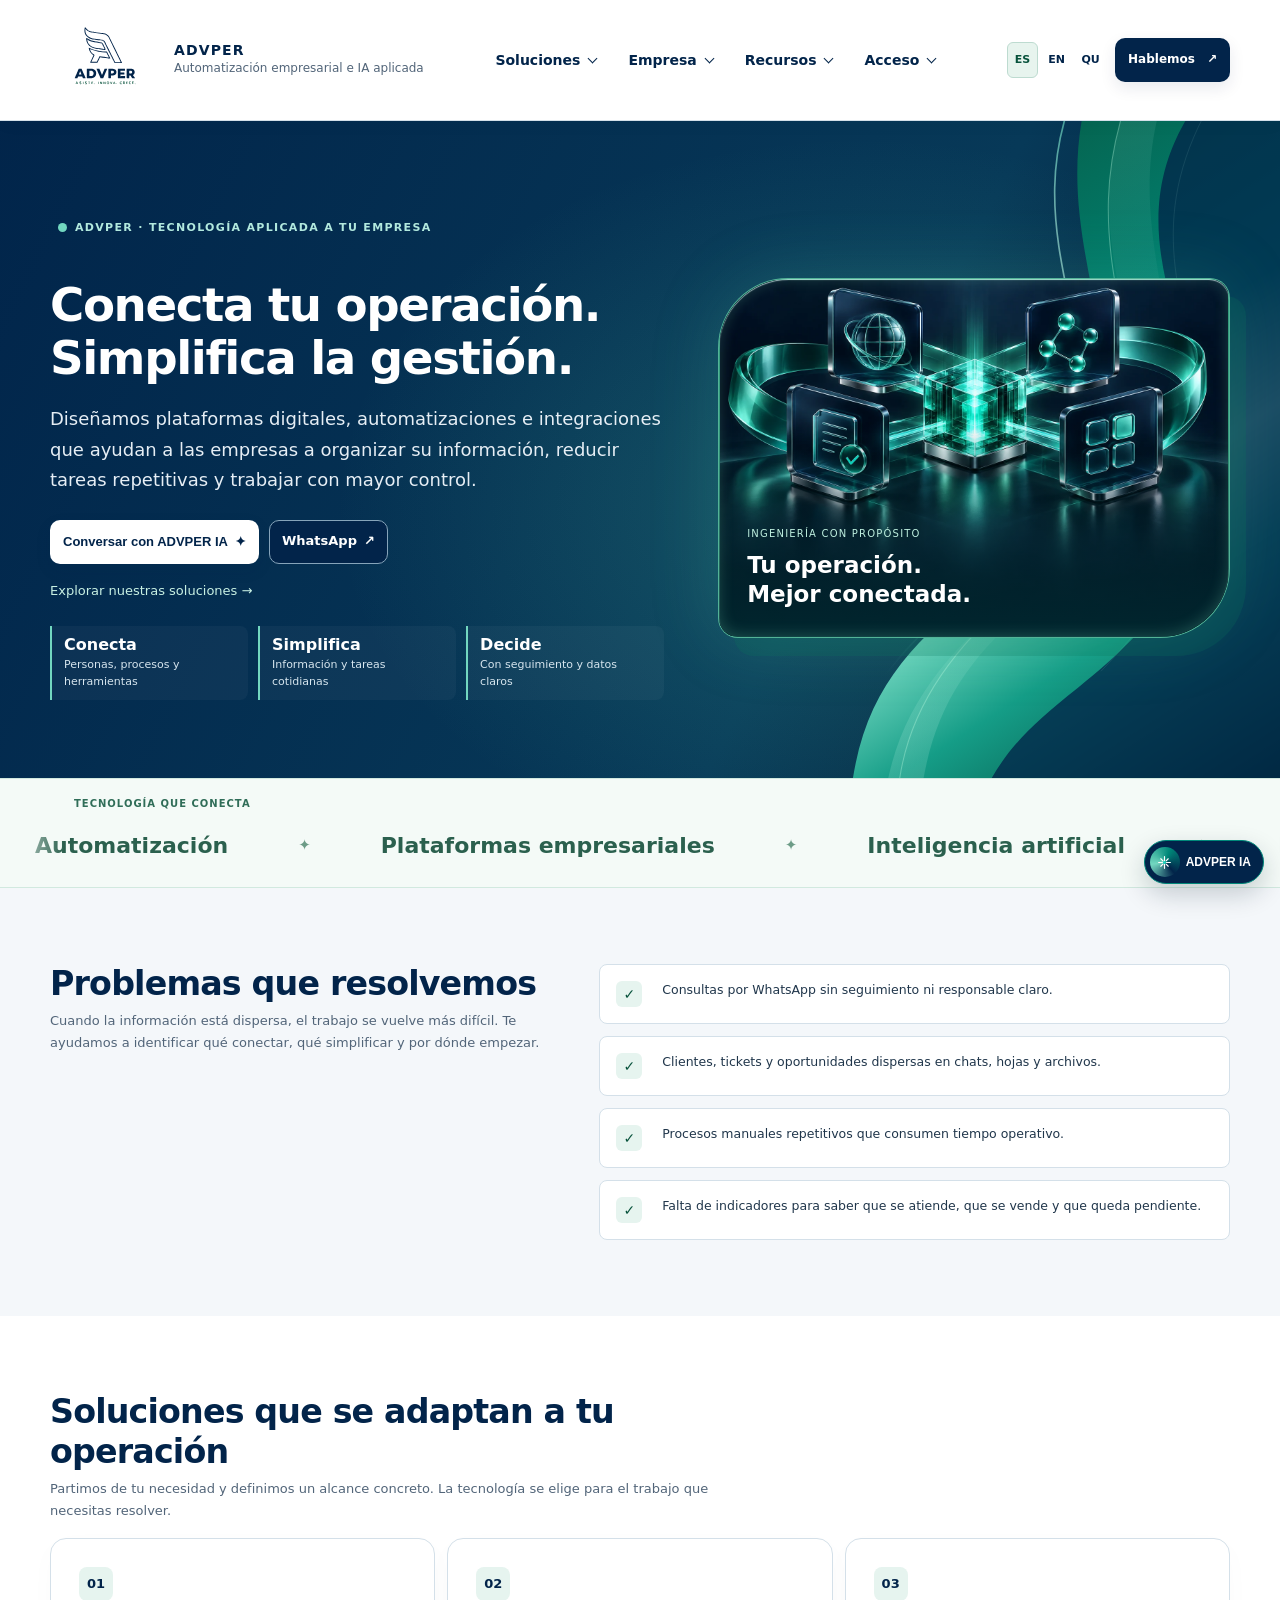
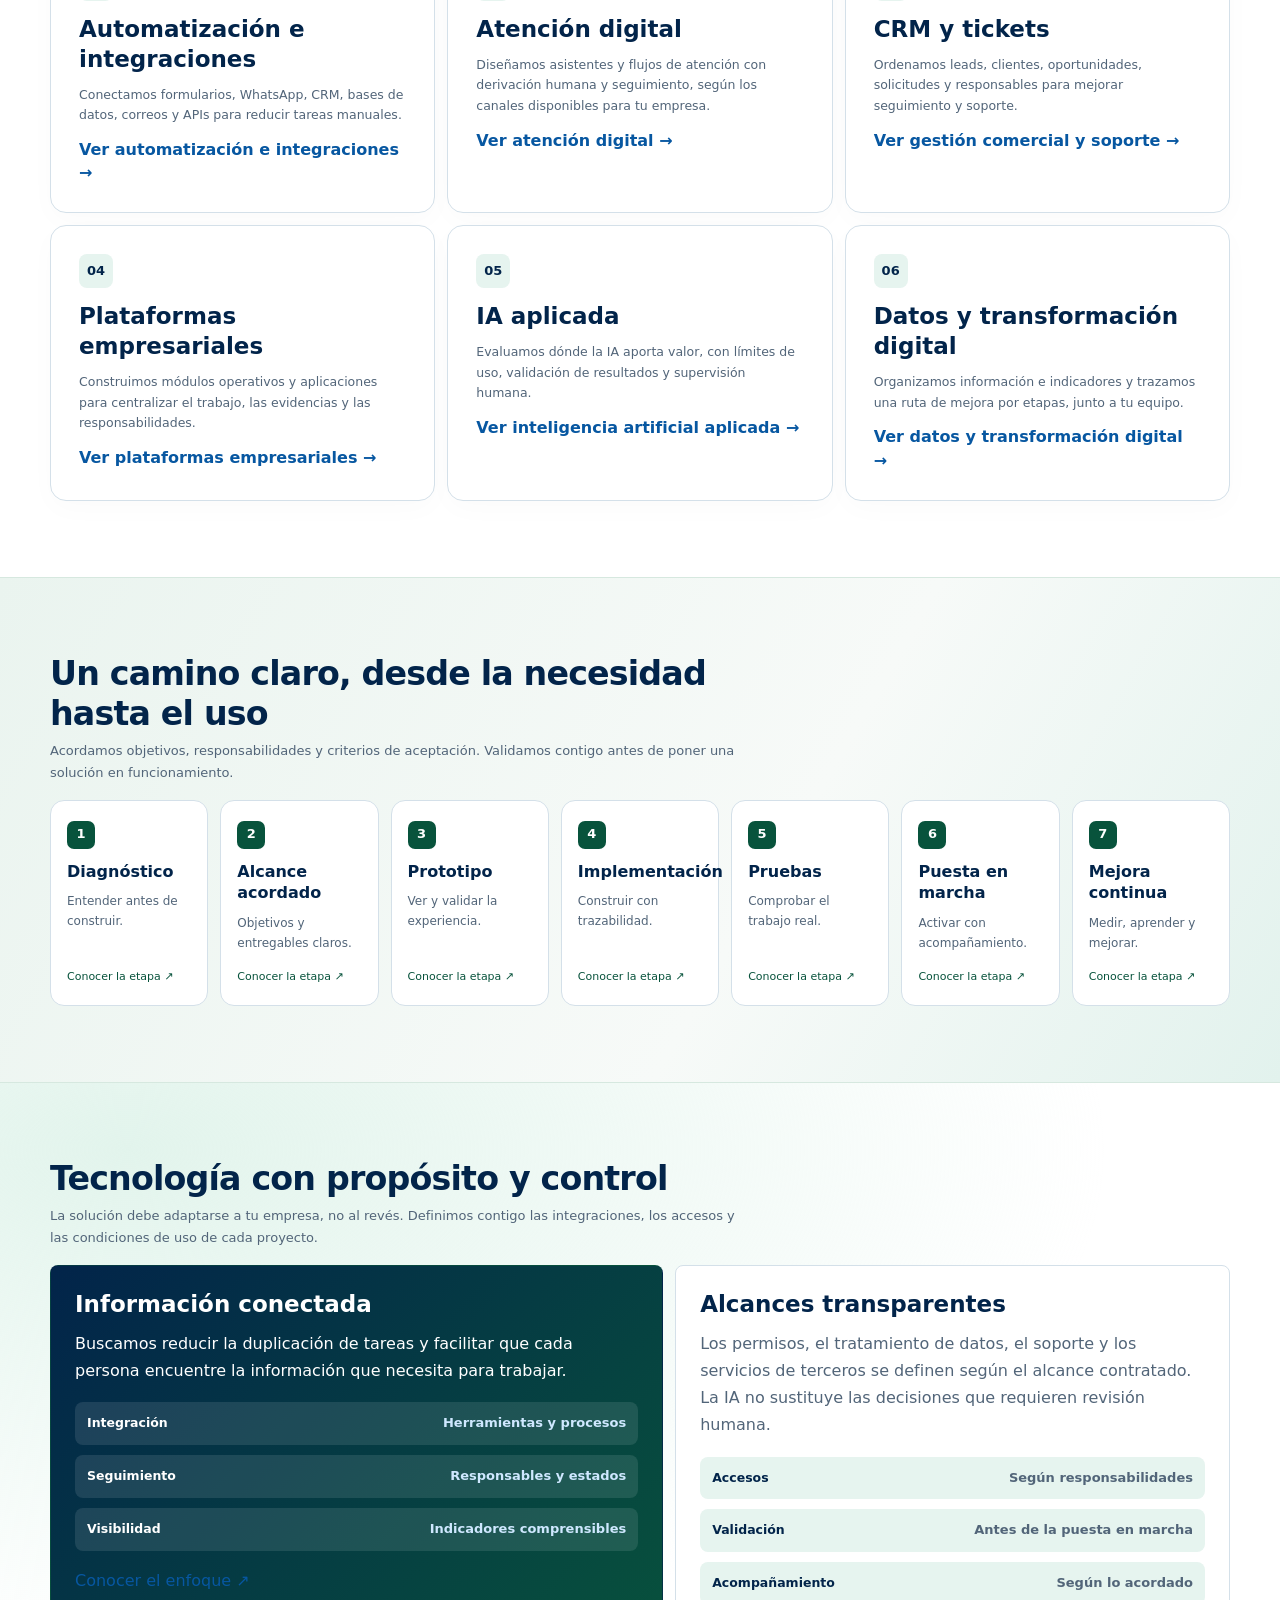
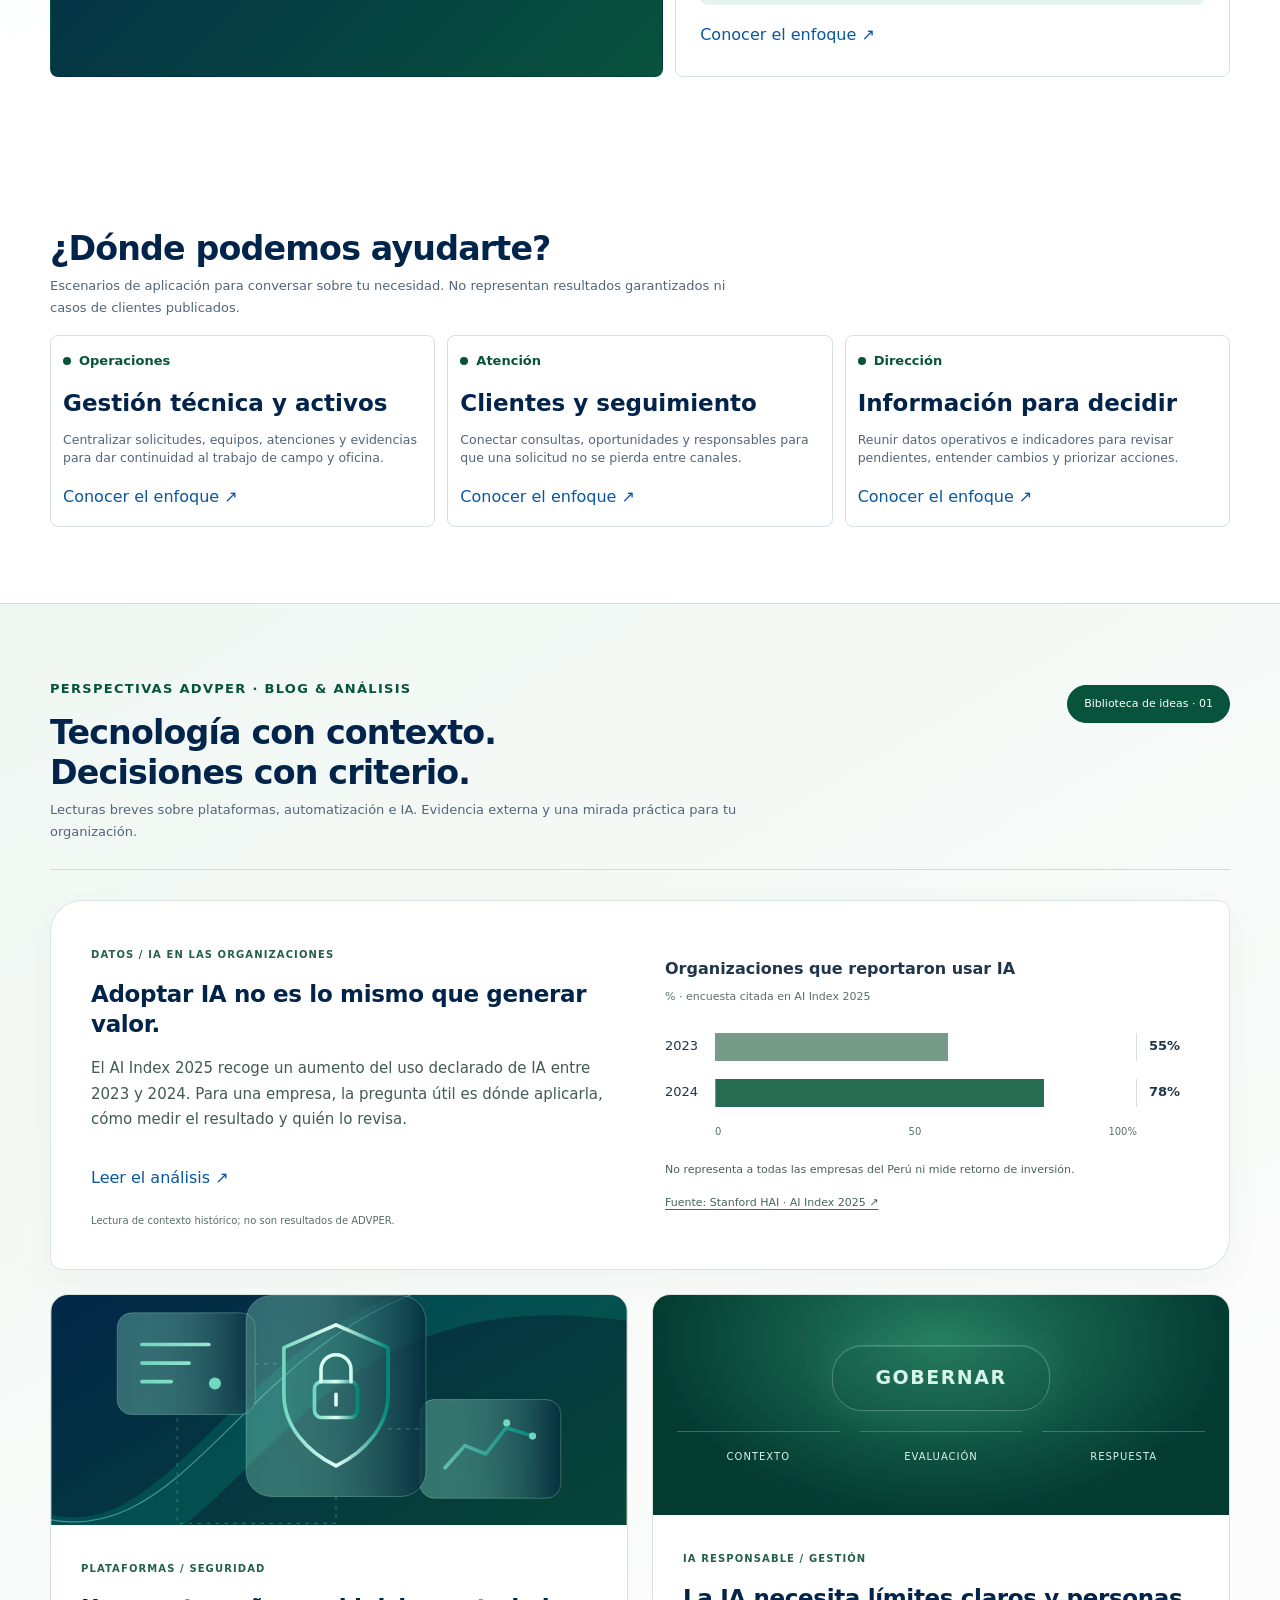
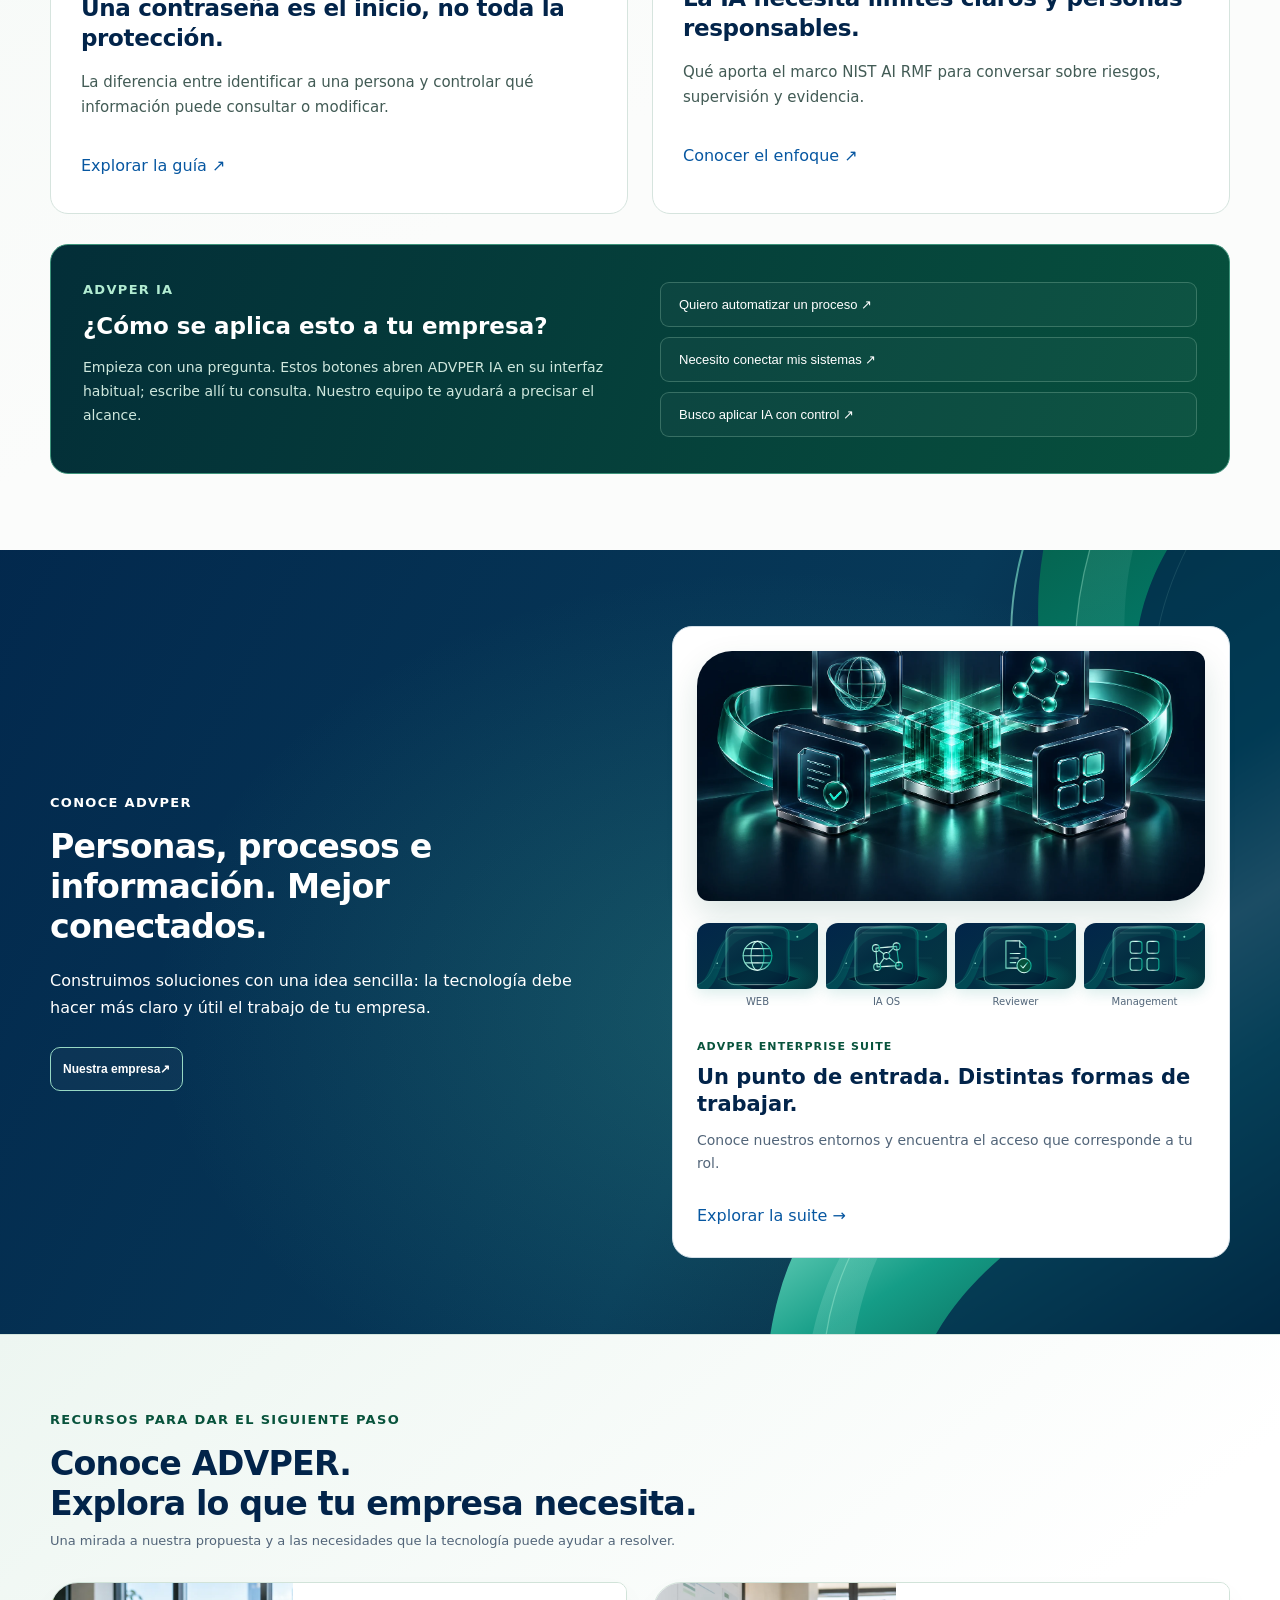
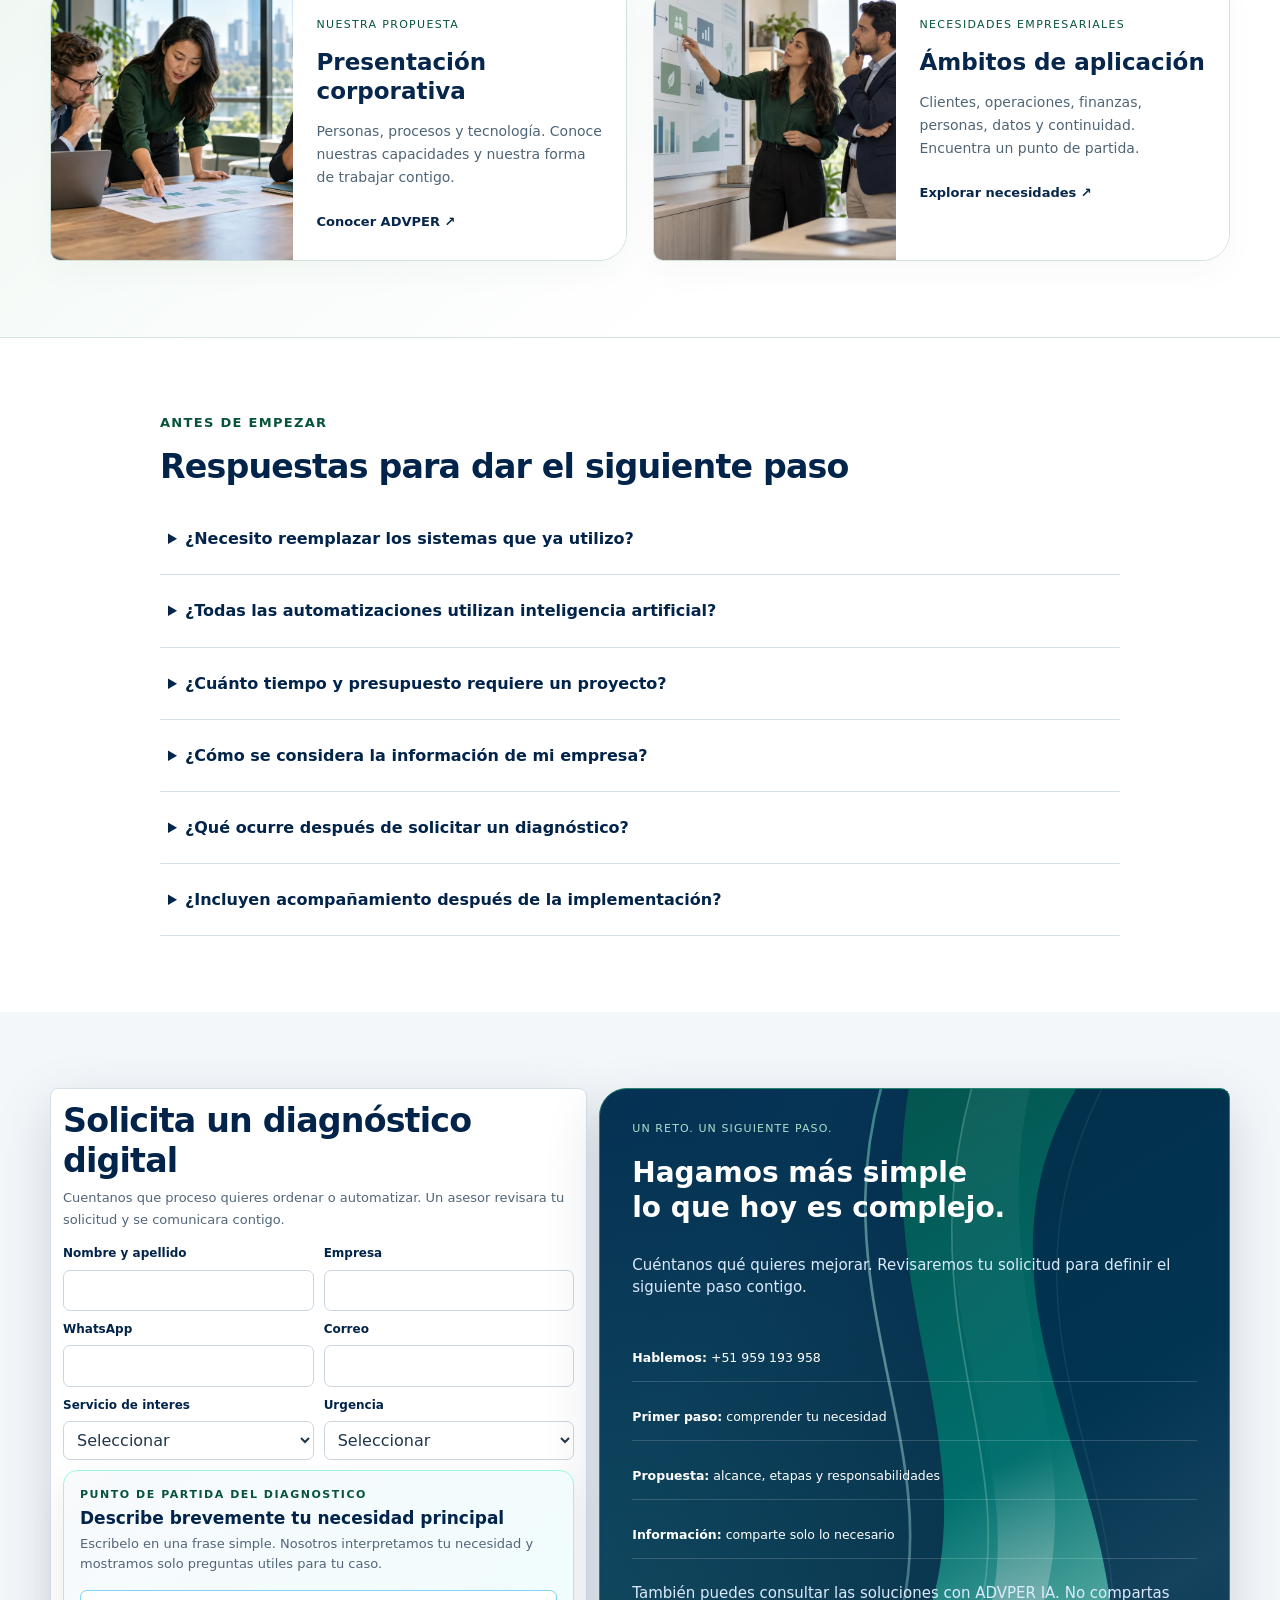
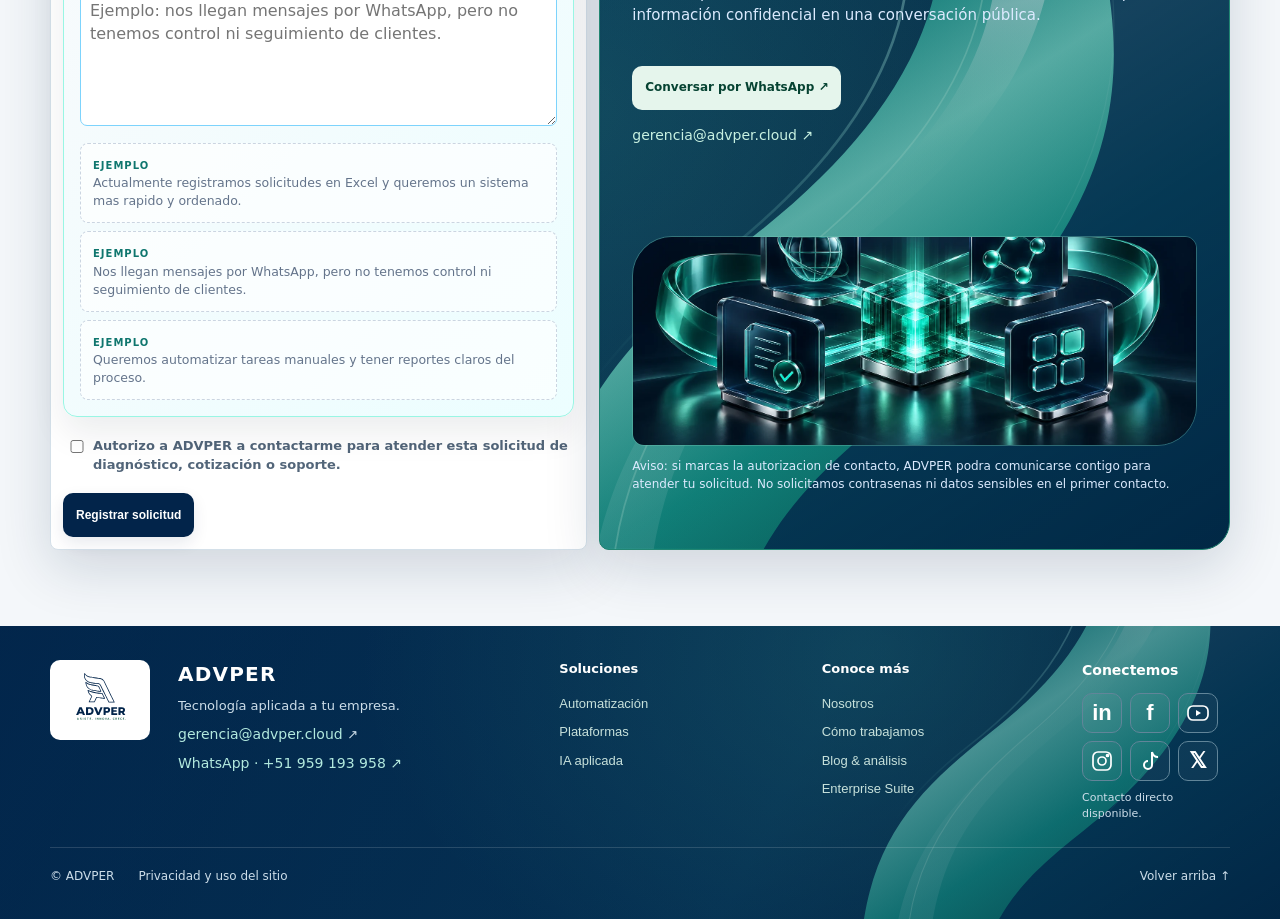
<file: index.html>
<!doctype html>
<html lang="es">
<head>
  <meta charset="utf-8">
  <meta name="viewport" content="width=device-width, initial-scale=1">
  <title>ADVPER | Automatización y transformación digital</title>
  <meta name="description" content="ADVPER diseña plataformas digitales, automatizaciones e integraciones para conectar tu operación, simplificar la gestión y facilitar decisiones informadas.">
  <style>
    :root {
      --navy: #082f49;
      --teal: #0f766e;
      --teal-soft: #ccfbf1;
      --blue: #1479d4;
      --blue-soft: #e8f3ff;
      --ink: #263746;
      --muted: #64748b;
      --line: #d9e2ec;
      --paper: #ffffff;
      --surface: #f4f7f9;
      --green: #25d366;
      --green-dark: #128c4a;
      --amber: #f59e0b;
      --red: #dc2626;
      --shadow: 0 18px 55px rgba(11, 37, 69, 0.16);
    }

    * { box-sizing: border-box; }

    html { scroll-behavior: smooth; }

    body {
      margin: 0;
      color: var(--ink);
      font-family: Arial, Helvetica, sans-serif;
      background: var(--surface);
      line-height: 1.5;
    }

    a { color: inherit; text-decoration: none; }

    img { max-width: 100%; display: block; }

    .topbar {
      position: sticky;
      top: 0;
      z-index: 30;
      background: rgba(255, 255, 255, 0.95);
      border-bottom: 1px solid rgba(219, 228, 238, 0.9);
      backdrop-filter: blur(16px);
    }

    .nav {
      width: min(1180px, calc(100% - 32px));
      margin: 0 auto;
      display: flex;
      align-items: center;
      justify-content: space-between;
      min-height: 120px;
      gap: 24px;
    }

    .brand {
      display: flex;
      align-items: center;
      gap: 12px;
      min-width: 0;
    }

    .brand-mark {
      width: 44px;
      height: 44px;
      display: grid;
      place-items: center;
      border-radius: 8px;
      color: #fff;
      font-weight: 800;
      letter-spacing: 0;
      background:
        linear-gradient(135deg, rgba(11, 117, 209, 0.95), rgba(11, 37, 69, 1));
      box-shadow: 0 10px 22px rgba(11, 37, 69, 0.22);
    }

    .brand-logo {
      width: 104px;
      height: 104px;
      object-fit: contain;
      border-radius: 999px;
      background: #fff;
      border: 1px solid var(--line);
      box-shadow: 0 10px 28px rgba(8, 47, 73, 0.14);
    }

    .brand-text strong {
      display: block;
      color: var(--navy);
      font-size: 16px;
      line-height: 1.1;
    }

    .brand-text span {
      display: block;
      color: var(--muted);
      font-size: 12px;
      margin-top: 2px;
    }

    .nav-links {
      display: flex;
      align-items: center;
      gap: 20px;
      color: var(--ink);
      font-size: 14px;
      white-space: nowrap;
    }

    .nav-links a:hover { color: var(--teal); }

    .nav-actions {
      display: flex;
      gap: 10px;
      align-items: center;
    }

    .btn {
      display: inline-flex;
      align-items: center;
      justify-content: center;
      min-height: 42px;
      padding: 0 16px;
      border-radius: 8px;
      border: 1px solid transparent;
      font-weight: 700;
      font-size: 14px;
      cursor: pointer;
      transition: transform 160ms ease, box-shadow 160ms ease, background 160ms ease;
    }

    .btn:hover {
      transform: translateY(-1px);
      box-shadow: 0 12px 24px rgba(11, 37, 69, 0.16);
    }

    .btn-primary {
      color: #fff;
      background: var(--blue);
    }

    .btn-outline {
      color: var(--navy);
      background: #fff;
      border-color: var(--line);
    }

    .btn-whatsapp {
      color: #fff;
      background: var(--green-dark);
    }

    .hero {
      min-height: 88vh;
      display: grid;
      align-items: center;
      position: relative;
      color: #fff;
      background:
        linear-gradient(90deg, rgba(11, 37, 69, 0.93) 0%, rgba(11, 37, 69, 0.84) 42%, rgba(11, 37, 69, 0.34) 100%),
        none center / cover no-repeat;
    }

    .hero-inner {
      width: min(1180px, calc(100% - 32px));
      margin: 0 auto;
      padding: 82px 0 72px;
    }

    .eyebrow {
      display: inline-flex;
      align-items: center;
      gap: 8px;
      color: #99f6e4;
      font-size: 13px;
      font-weight: 800;
      text-transform: uppercase;
      letter-spacing: 0.06em;
      margin-bottom: 16px;
    }

    .eyebrow::before {
      content: "";
      width: 9px;
      height: 9px;
      border-radius: 999px;
      background: var(--teal);
    }

    h1 {
      max-width: 780px;
      margin: 0;
      font-size: clamp(44px, 7vw, 88px);
      line-height: 0.98;
      letter-spacing: 0;
    }

    .hero-copy {
      max-width: 680px;
      margin: 22px 0 0;
      color: #e2edf7;
      font-size: 20px;
    }

    .hero-actions {
      display: flex;
      flex-wrap: wrap;
      gap: 12px;
      margin-top: 32px;
    }

    .hero-metrics {
      display: grid;
      grid-template-columns: repeat(3, minmax(0, 1fr));
      width: min(720px, 100%);
      gap: 12px;
      margin-top: 42px;
    }

    .metric {
      border-left: 3px solid rgba(56, 189, 248, 0.9);
      padding: 8px 12px;
      background: rgba(255, 255, 255, 0.08);
      backdrop-filter: blur(8px);
    }

    .metric strong {
      display: block;
      color: #fff;
      font-size: 22px;
      line-height: 1.1;
    }

    .metric span {
      display: block;
      color: #cfe8ff;
      font-size: 13px;
      margin-top: 4px;
    }

    section {
      padding: 72px 0;
      background: var(--paper);
    }

    section.alt { background: var(--surface); }

    .wrap {
      width: min(1180px, calc(100% - 32px));
      margin: 0 auto;
    }

    .section-head {
      max-width: 760px;
      margin-bottom: 32px;
    }

    .section-head h2 {
      margin: 0;
      color: var(--navy);
      font-size: clamp(28px, 4vw, 44px);
      line-height: 1.08;
      letter-spacing: 0;
    }

    .section-head p {
      margin: 14px 0 0;
      color: var(--muted);
      font-size: 17px;
    }

    .grid {
      display: grid;
      grid-template-columns: repeat(3, minmax(0, 1fr));
      gap: 18px;
    }

    .card {
      min-height: 174px;
      padding: 22px;
      border: 1px solid var(--line);
      border-radius: 8px;
      background: #fff;
    }

    .card h3 {
      margin: 0;
      color: var(--navy);
      font-size: 20px;
      line-height: 1.2;
    }

    .card p {
      margin: 10px 0 0;
      color: var(--muted);
      font-size: 15px;
    }

    .tag {
      display: inline-flex;
      margin-bottom: 14px;
      min-width: 34px;
      height: 34px;
      align-items: center;
      justify-content: center;
      border-radius: 8px;
      color: var(--navy);
      background: var(--teal-soft);
      font-weight: 800;
      font-size: 13px;
    }

    .split {
      display: grid;
      grid-template-columns: 0.92fr 1.08fr;
      gap: 44px;
      align-items: start;
    }

    .problem-list {
      display: grid;
      gap: 12px;
      margin: 0;
      padding: 0;
      list-style: none;
    }

    .problem-list li {
      display: grid;
      grid-template-columns: 34px 1fr;
      gap: 12px;
      align-items: start;
      padding: 16px;
      border: 1px solid var(--line);
      border-radius: 8px;
      background: #fff;
    }

    .check {
      width: 26px;
      height: 26px;
      display: grid;
      place-items: center;
      border-radius: 6px;
      color: #fff;
      background: var(--teal);
      font-weight: 900;
      font-size: 14px;
    }

    .process {
      display: grid;
      grid-template-columns: repeat(7, minmax(0, 1fr));
      gap: 10px;
      counter-reset: step;
    }

    .step {
      min-height: 124px;
      padding: 16px 12px;
      border: 1px solid var(--line);
      border-radius: 8px;
      background: #fff;
      counter-increment: step;
    }

    .step::before {
      content: counter(step);
      display: grid;
      place-items: center;
      width: 28px;
      height: 28px;
      margin-bottom: 12px;
      border-radius: 7px;
      color: #fff;
      background: var(--blue);
      font-weight: 800;
      font-size: 13px;
    }

    .step strong {
      color: var(--navy);
      font-size: 14px;
      line-height: 1.2;
    }

    .projects {
      display: grid;
      grid-template-columns: repeat(3, minmax(0, 1fr));
      gap: 18px;
    }

    .architecture-grid {
      display: grid;
      grid-template-columns: 1.05fr 0.95fr;
      gap: 18px;
      align-items: stretch;
    }

    .architecture-panel {
      padding: 24px;
      border: 1px solid var(--line);
      border-radius: 8px;
      background: #fff;
    }

    .architecture-panel.primary {
      color: #fff;
      background: linear-gradient(135deg, var(--navy), var(--teal));
      border-color: transparent;
    }

    .architecture-panel.primary h3,
    .architecture-panel.primary p {
      color: #fff;
    }

    .architecture-panel h3 {
      margin: 0;
      color: var(--navy);
      font-size: 24px;
    }

    .architecture-panel p {
      margin: 10px 0 0;
      color: var(--muted);
    }

    .env-list {
      display: grid;
      gap: 10px;
      margin: 18px 0 0;
      padding: 0;
      list-style: none;
    }

    .env-list li {
      display: flex;
      justify-content: space-between;
      gap: 12px;
      padding: 12px;
      border-radius: 8px;
      background: var(--teal-soft);
      color: var(--navy);
      font-weight: 800;
    }

    .architecture-panel.primary .env-list li {
      background: rgba(255, 255, 255, 0.1);
      color: #fff;
    }

    .env-list span {
      color: var(--muted);
      font-weight: 700;
      font-size: 13px;
      text-align: right;
    }

    .architecture-panel.primary .env-list span {
      color: #cfe8ff;
    }

    .project {
      border: 1px solid var(--line);
      border-radius: 8px;
      padding: 22px;
      background: #fff;
    }

    .status {
      display: inline-flex;
      align-items: center;
      gap: 8px;
      margin-bottom: 18px;
      color: var(--teal);
      font-weight: 800;
      font-size: 13px;
    }

    .status::before {
      content: "";
      width: 8px;
      height: 8px;
      border-radius: 999px;
      background: currentColor;
    }

    .project h3 { margin: 0; color: var(--navy); }
    .project p { margin: 12px 0 0; color: var(--muted); }

    .diagnostic {
      display: grid;
      grid-template-columns: 0.92fr 1.08fr;
      gap: 28px;
      align-items: stretch;
    }

    .form-panel, .contact-panel {
      border: 1px solid var(--line);
      border-radius: 8px;
      background: #fff;
      box-shadow: var(--shadow);
    }

    .form-panel { padding: 24px; }

    .field-grid {
      display: grid;
      grid-template-columns: repeat(2, minmax(0, 1fr));
      gap: 14px;
    }

    .field {
      display: grid;
      gap: 7px;
    }

    .field.full { grid-column: 1 / -1; }

    label {
      color: var(--navy);
      font-weight: 800;
      font-size: 13px;
    }

    input, select, textarea {
      width: 100%;
      min-height: 44px;
      border: 1px solid #cbd5e1;
      border-radius: 8px;
      padding: 10px 12px;
      font: inherit;
      color: var(--ink);
      background: #fff;
    }

    textarea { min-height: 108px; resize: vertical; }

    .problem-field {
      position: relative;
      border: 1px solid #99f6e4;
      border-radius: 14px;
      background: linear-gradient(135deg, #f8fafc 0%, #ecfeff 100%);
      padding: 16px;
      box-shadow: 0 16px 34px rgba(15, 23, 42, 0.08);
    }

    .problem-header {
      display: grid;
      gap: 5px;
      margin-bottom: 10px;
    }

    .problem-kicker {
      color: var(--teal);
      font-size: 11px;
      font-weight: 900;
      letter-spacing: 0.14em;
      text-transform: uppercase;
    }

    .problem-title {
      color: var(--navy);
      font-size: 17px;
      font-weight: 900;
      line-height: 1.25;
    }

    .problem-help {
      color: var(--muted);
      font-size: 13px;
      line-height: 1.5;
      margin: 0;
    }

    .problem-field textarea {
      min-height: 136px;
      border-color: #7dd3fc;
      background: #ffffff;
      box-shadow: inset 0 1px 0 rgba(255,255,255,0.85);
    }

    .problem-examples {
      display: grid;
      gap: 8px;
      margin-top: 10px;
      transition: opacity 160ms ease, max-height 160ms ease;
    }

    .problem-field.has-input .problem-examples {
      opacity: 0.38;
    }

    .example-card {
      border: 1px dashed #cbd5e1;
      border-radius: 10px;
      background: rgba(255,255,255,0.64);
      color: #64748b;
      font-size: 12px;
      line-height: 1.45;
      padding: 9px 10px;
    }

    .example-card strong {
      color: #0f766e;
      font-size: 10px;
      letter-spacing: 0.1em;
      text-transform: uppercase;
    }

    input:focus, select:focus, textarea:focus {
      outline: 3px solid rgba(11, 117, 209, 0.16);
      border-color: var(--blue);
    }

    .consent {
      display: grid;
      grid-template-columns: 20px 1fr;
      align-items: start;
      gap: 10px;
      margin: 16px 0 18px;
      color: var(--muted);
      font-size: 13px;
    }

    .consent input { min-height: auto; margin-top: 3px; }

    .guided-diagnostic {
      grid-column: 1 / -1;
      display: grid;
      gap: 14px;
      margin-top: 4px;
    }

    .diagnostic-progress {
      display: flex;
      flex-wrap: wrap;
      align-items: center;
      justify-content: space-between;
      gap: 10px;
      border: 1px solid var(--line);
      border-radius: 8px;
      background: linear-gradient(135deg, #f8fafc, #ecfeff);
      padding: 12px 14px;
      color: var(--navy);
      font-size: 13px;
      font-weight: 800;
    }

    .question-card {
      border: 1px solid var(--line);
      border-radius: 8px;
      background: #f8fafc;
      padding: 14px;
    }

    .question-title {
      margin: 0 0 10px;
      color: var(--navy);
      font-weight: 800;
    }

    .option-grid {
      display: flex;
      flex-wrap: wrap;
      gap: 8px;
    }

    .option-chip {
      display: inline-flex;
      align-items: center;
      gap: 7px;
      border: 1px solid #bfd7ea;
      border-radius: 999px;
      background: #fff;
      padding: 8px 11px;
      color: var(--ink);
      font-size: 13px;
      font-weight: 700;
      cursor: pointer;
      transition: border-color 160ms ease, background 160ms ease, color 160ms ease;
    }

    .option-chip:has(input:checked) {
      border-color: var(--teal);
      background: var(--teal-soft);
      color: var(--navy);
    }

    .option-chip input {
      width: auto;
      min-height: auto;
      margin: 0;
    }

    .preliminary-route {
      display: none;
      grid-column: 1 / -1;
      border: 1px solid #99f6e4;
      border-radius: 8px;
      background: #ecfdf5;
      padding: 14px;
      color: #134e4a;
      font-size: 14px;
      white-space: normal;
    }

    .preliminary-route.show { display: block; }

    .preliminary-route .diagnostic-intro {
      margin: 0 0 12px;
      color: var(--ink);
      font-weight: 700;
    }

    .action-plan-box {
      overflow: hidden;
      border: 1px solid #99f6e4;
      border-radius: 8px;
      background: #fff;
    }

    .action-plan-title {
      padding: 10px 12px;
      color: var(--teal);
      background: #f0fdfa;
      font-size: 13px;
      font-weight: 900;
      letter-spacing: 0.08em;
      text-transform: uppercase;
    }

    .action-plan-table {
      width: 100%;
      border-collapse: collapse;
      font-size: 13px;
    }

    .action-plan-table th,
    .action-plan-table td {
      padding: 10px 12px;
      border-top: 1px solid #d9f6ef;
      text-align: left;
      vertical-align: top;
    }

    .action-plan-table th {
      color: var(--muted);
      background: #f8fafc;
      font-size: 11px;
      letter-spacing: 0.08em;
      text-transform: uppercase;
    }

    .action-plan-table td:first-child {
      color: var(--navy);
      font-weight: 900;
    }

    .preliminary-route .diagnostic-close {
      margin: 12px 0 0;
      color: var(--muted);
      font-size: 13px;
      font-weight: 700;
    }
    .form-message {
      display: none;
      margin-top: 14px;
      padding: 12px 14px;
      border-radius: 8px;
      background: #dcfce7;
      color: #14532d;
      font-weight: 700;
    }

    .form-message.error {
      background: #fee2e2;
      color: #991b1b;
    }

    .form-message.info {
      background: #e0f2fe;
      color: #075985;
    }

    .form-panel button[disabled] {
      cursor: wait;
      opacity: 0.7;
    }

    .contact-panel {
      padding: 28px;
      color: #fff;
      background:
        linear-gradient(145deg, rgba(11, 37, 69, 0.96), rgba(11, 117, 209, 0.86)),
        none center / cover no-repeat;
      overflow: hidden;
    }

    .contact-panel h3 {
      margin: 0;
      font-size: 28px;
      line-height: 1.1;
    }

    .contact-panel p {
      color: #dbeafe;
      margin: 12px 0 24px;
    }

    .contact-list {
      display: grid;
      gap: 12px;
      margin: 0 0 26px;
      padding: 0;
      list-style: none;
    }

    .contact-list li {
      padding: 12px 0;
      border-bottom: 1px solid rgba(255, 255, 255, 0.16);
    }

    .social-channels {
      margin: 0 0 24px;
      padding: 16px;
      border: 1px solid rgba(255, 255, 255, 0.18);
      border-radius: 8px;
      background: rgba(255, 255, 255, 0.08);
    }

    .social-heading {
      margin: 0 0 12px;
      color: #f8fafc;
      font-size: 12px;
      font-weight: 800;
      letter-spacing: 0.08em;
      text-transform: uppercase;
    }

    .social-grid {
      display: grid;
      grid-template-columns: repeat(2, minmax(0, 1fr));
      gap: 10px;
    }

    .social-link {
      display: grid;
      grid-template-columns: 36px 1fr;
      gap: 10px;
      align-items: center;
      min-height: 58px;
      padding: 10px;
      border: 1px solid rgba(255, 255, 255, 0.14);
      border-radius: 8px;
      color: #f8fafc;
      background: rgba(255, 255, 255, 0.08);
      text-decoration: none;
      transition: transform 0.18s ease, border-color 0.18s ease, background 0.18s ease;
    }

    .social-link:hover {
      transform: translateY(-2px);
      border-color: rgba(20, 184, 166, 0.85);
      background: rgba(20, 184, 166, 0.16);
    }

    .social-icon {
      display: inline-flex;
      align-items: center;
      justify-content: center;
      width: 36px;
      height: 36px;
      border-radius: 8px;
      color: var(--navy);
      background: #dff8f5;
      font-size: 11px;
      font-weight: 900;
      letter-spacing: 0.02em;
      text-transform: uppercase;
    }

    .social-copy,
    .social-detail {
      display: block;
    }

    .social-link strong {
      font-size: 13px;
      line-height: 1.2;
    }

    .social-detail {
      margin-top: 2px;
      color: #dbeafe;
      font-size: 11px;
      line-height: 1.25;
    }

    .privacy {
      color: #dbeafe;
      font-size: 12px;
    }

    footer {
      padding: 34px 0;
      color: #cbd5e1;
      background: var(--navy);
    }

    .foot {
      width: min(1180px, calc(100% - 32px));
      margin: 0 auto;
      display: flex;
      justify-content: space-between;
      gap: 16px;
      align-items: center;
      flex-wrap: wrap;
      font-size: 13px;
    }

    .chat-launch {
      position: fixed;
      right: 22px;
      bottom: 22px;
      z-index: 40;
      width: 58px;
      height: 58px;
      border: 0;
      border-radius: 999px;
      color: #fff;
      background: var(--green-dark);
      box-shadow: 0 18px 40px rgba(18, 140, 74, 0.32);
      cursor: pointer;
      font-size: 24px;
      font-weight: 900;
    }

    .chat {
      position: fixed;
      right: 22px;
      bottom: 92px;
      z-index: 41;
      width: min(372px, calc(100vw - 28px));
      border: 1px solid var(--line);
      border-radius: 8px;
      background: #fff;
      box-shadow: var(--shadow);
      overflow: hidden;
      display: none;
    }

    .chat.open { display: block; }

    .chat-head {
      padding: 16px;
      color: #fff;
      background: var(--navy);
      display: flex;
      justify-content: space-between;
      align-items: center;
      gap: 12px;
    }

    .chat-head strong { display: block; }
    .chat-head span { color: #cfe8ff; font-size: 12px; }
    .chat-close {
      width: 34px;
      height: 34px;
      border: 1px solid rgba(255,255,255,0.22);
      border-radius: 8px;
      color: #fff;
      background: transparent;
      cursor: pointer;
      font-size: 18px;
    }

    .chat-body {
      height: 320px;
      overflow: auto;
      padding: 16px;
      background: #f8fafc;
      display: grid;
      align-content: start;
      gap: 10px;
    }

    .bubble {
      max-width: 88%;
      padding: 10px 12px;
      border-radius: 8px;
      color: var(--ink);
      background: #eaf4ff;
      font-size: 14px;
    }

    .bubble.user {
      margin-left: auto;
      color: #064e3b;
      background: #dcfce7;
    }

    .quick {
      display: grid;
      grid-template-columns: 1fr 1fr;
      gap: 8px;
      padding: 12px;
      border-top: 1px solid var(--line);
      background: #fff;
    }

    .quick button {
      min-height: 38px;
      border: 1px solid var(--line);
      border-radius: 8px;
      color: var(--navy);
      background: #fff;
      font-weight: 700;
      cursor: pointer;
    }

    .quick button:hover {
      border-color: var(--blue);
      color: var(--blue);
    }

    @media (max-width: 980px) {
      .nav-links { display: none; }
      .hero { min-height: 82vh; }
      .hero-metrics, .grid, .projects, .process, .diagnostic, .split, .architecture-grid {
        grid-template-columns: 1fr;
      }
      .process { gap: 12px; }
      .step { min-height: auto; }
    }

    @media (max-width: 640px) {
      .nav { min-height: 84px; }
      .brand-logo {
        width: 72px;
        height: 72px;
      }
      .brand-text span { display: none; }
      .nav-actions .btn-outline { display: none; }
      .hero-inner { padding: 64px 0 54px; }
      .hero-copy { font-size: 17px; }
      .hero-actions .btn { width: 100%; }
      section { padding: 54px 0; }
      .field-grid { grid-template-columns: 1fr; }
      .social-grid { grid-template-columns: 1fr; }
      .chat-launch { right: 16px; bottom: 16px; }
      .chat { right: 14px; bottom: 84px; }
    }
    /* EDS v2.2: enterprise landing density refinement. Visual only. */
    body {
      font-size: 13px;
      line-height: 1.45;
      color: #1f2937;
    }

    .container,
    .hero-inner {
      width: min(1120px, calc(100% - 28px));
    }

    .topbar {
      min-height: 54px;
      padding: 8px 0;
    }

    .brand-logo {
      width: 76px;
      height: 76px;
      object-fit: contain;
    }

    .brand-text strong {
      font-size: 14px;
      line-height: 1.15;
    }

    .brand-text span,
    .nav-links a,
    .nav-actions .btn {
      font-size: 12px;
    }

    .nav-links {
      gap: 14px;
    }

    .hero {
      min-height: 50vh;
    }

    .hero-inner {
      padding: 26px 0 24px;
    }

    .eyebrow {
      padding: 4px 8px;
      font-size: 10px;
      letter-spacing: 0.12em;
    }

    h1 {
      margin-top: 10px;
      max-width: 760px;
      font-size: clamp(28px, 4vw, 44px);
      line-height: 1;
    }

    .hero-copy {
      max-width: 600px;
      margin-top: 10px;
      font-size: 13px;
      line-height: 1.5;
    }

    .hero-actions {
      gap: 8px;
      margin-top: 16px;
    }

    .btn {
      min-height: 34px;
      padding: 0 12px;
      border-radius: 7px;
      font-size: 12px;
      font-weight: 700;
    }

    .hero-metrics {
      width: min(680px, 100%);
      gap: 8px;
      margin-top: 18px;
    }

    .metric {
      padding: 6px 8px;
      border-radius: 7px;
    }

    .metric strong {
      font-size: 15px;
      line-height: 1.15;
    }

    .metric span {
      margin-top: 2px;
      font-size: 10.5px;
      line-height: 1.35;
    }

    section {
      padding: 30px 0;
    }

    .section-head {
      max-width: 700px;
      margin-bottom: 16px;
    }

    .section-head h2 {
      font-size: clamp(18px, 2.4vw, 28px);
      line-height: 1.08;
    }

    .section-head p {
      margin-top: 6px;
      font-size: 13px;
      line-height: 1.45;
    }

    .grid,
    .projects,
    .process,
    .diagnostic,
    .split,
    .architecture-grid {
      gap: 12px;
    }

    .card,
    .project,
    .architecture-card,
    .form-panel,
    .contact-panel,
    .method-card,
    .diagnostic-card,
    .example-card,
    .question-card {
      border-radius: 8px;
      padding: 12px;
    }

    .card {
      min-height: 100px;
    }

    .card h3,
    .project h3,
    .architecture-card h3,
    .contact-panel h3 {
      font-size: 15px;
      line-height: 1.2;
    }

    .card p,
    .project p,
    .architecture-card p,
    .contact-panel p,
    .method-card p,
    .diagnostic-card p,
    .example-card,
    li {
      font-size: 12.5px;
      line-height: 1.45;
    }

    .form-panel .section-head {
      margin-bottom: 14px;
    }

    .field-grid {
      gap: 10px;
    }

    label {
      gap: 5px;
      font-size: 12px;
    }

    input,
    select,
    textarea {
      min-height: 34px;
      padding: 8px 9px;
      border-radius: 7px;
      font-size: 12px;
    }

    textarea {
      min-height: 92px;
    }

    .social-grid {
      gap: 8px;
    }

    .social-card {
      grid-template-columns: 32px 1fr;
      padding: 8px;
      border-radius: 8px;
    }

    .chat-launch {
      width: 42px;
      height: 42px;
      font-size: 18px;
    }

    .chat {
      width: min(320px, calc(100vw - 24px));
      border-radius: 10px;
    }

    .chat-head,
    .chat-body,
    .quick {
      padding: 10px;
    }

    @media (max-width: 980px) {
      .hero {
        min-height: auto;
      }

      .hero-inner {
        padding: 28px 0 26px;
      }

      section {
        padding: 28px 0;
      }
    }

    @media (max-width: 640px) {
      .container,
      .hero-inner {
        width: min(100% - 22px, 1120px);
      }

      h1 {
        font-size: 28px;
      }

      .hero-actions .btn {
        width: 100%;
      }

      .hero-metrics,
      .grid,
      .projects,
      .process,
      .diagnostic,
      .split,
      .architecture-grid {
        grid-template-columns: 1fr;
      }

      .topbar {
        min-height: 50px;
      }
    }
  </style>
<style>
/* ADVPER IA suite assistant */
.advper-assistant-widget{position:fixed;right:16px;bottom:16px;z-index:1000;display:flex;flex-direction:column;align-items:flex-end;gap:8px;font-family:Inter,ui-sans-serif,system-ui,sans-serif}.advper-assistant-trigger{display:flex;align-items:center;gap:8px;border:1px solid #19c6b3;border-radius:999px;background:#082b40;color:#fff;padding:7px 12px 7px 7px;box-shadow:0 10px 26px rgba(3,30,45,.2);font-size:12px;font-weight:700;cursor:pointer}.advper-assistant-trigger:hover{background:#0b3a52}.advper-assistant-symbol,.advper-assistant-mark{display:grid;place-items:center;border-radius:50%;background:linear-gradient(145deg,#19c6b3,#1474d4);color:#fff;font-weight:800}.advper-assistant-symbol{width:22px;height:22px;font-size:12px}.advper-assistant-panel{width:min(360px,calc(100vw - 24px));overflow:hidden;border:1px solid #cbdbe4;border-radius:10px;background:#fff;box-shadow:0 18px 50px rgba(3,30,45,.24);color:#1f2937}.advper-assistant-panel header{display:grid;grid-template-columns:34px 1fr 28px;align-items:center;gap:9px;background:#082b40;padding:10px;color:#fff}.advper-assistant-mark{width:34px;height:34px}.advper-assistant-panel header strong,.advper-assistant-panel header span{display:block}.advper-assistant-panel header strong{font-size:13px}.advper-assistant-panel header span{color:#9fd9d2;font-size:10px}.advper-assistant-panel header button{border:0;background:transparent;color:#d9edf0;font-size:22px;cursor:pointer}.advper-assistant-body{max-height:300px;overflow:auto;padding:12px;background:#f5f9fb;font-size:12px;line-height:1.55}.advper-assistant-body>p{margin:0;color:#526475}.advper-assistant-body .is-answer,.advper-assistant-body .is-error{margin-top:10px;white-space:pre-line;border-radius:7px;background:#fff;padding:10px;border:1px solid #dbe7ec}.advper-assistant-body .is-error{border-color:#fecaca;color:#b91c1c}.advper-assistant-panel form{display:grid;grid-template-columns:1fr auto;gap:7px;padding:9px;border-top:1px solid #dbe7ec}.advper-assistant-panel input{min-width:0;border:1px solid #cbd5e1;border-radius:6px;padding:8px 9px;font-size:12px;outline:none}.advper-assistant-panel input:focus{border-color:#19a99a;box-shadow:0 0 0 2px rgba(25,198,179,.14)}.advper-assistant-panel form button{border:0;border-radius:6px;background:#1474d4;color:#fff;padding:0 12px;font-size:11px;font-weight:700;cursor:pointer}.advper-assistant-panel form button:disabled{opacity:.6}@media(max-width:640px){.advper-assistant-widget{right:10px;bottom:10px}.advper-assistant-trigger span:last-child{display:none}.advper-assistant-trigger{padding:7px}}
.advper-ai-glyph{position:relative;display:grid;place-items:center;width:26px;height:26px;border-radius:50%;background:#071d2b;isolation:isolate}.advper-ai-glyph:before{content:"";position:absolute;inset:-2px;border-radius:inherit;background:conic-gradient(from 20deg,#20d4bd,#1777e5,#8b5cf6,#20d4bd);z-index:-1}.advper-ai-glyph svg{width:17px;height:17px;fill:none;stroke:#fff;stroke-width:2.2;stroke-linecap:round}.advper-ai-glyph svg circle{fill:#20d4bd;stroke:none}.advper-assistant-trigger:hover .advper-ai-glyph:before,.advper-assistant-mark:hover .advper-ai-glyph:before{animation:advper-orbit .9s linear infinite}.advper-assistant-mark{background:transparent}.advper-assistant-handoff{display:block;margin-top:9px;border-radius:7px;background:#1474d4;color:#fff!important;padding:8px 10px;text-align:center;font-weight:700;text-decoration:none}@keyframes advper-orbit{to{transform:rotate(360deg)}}
.advper-assistant-choices{display:flex;flex-wrap:wrap;gap:6px;margin-top:10px}.advper-assistant-choice{border:1px solid #9ccad1;border-radius:999px;background:#fff;color:#07546a;padding:6px 9px;font-size:11px;font-weight:700;cursor:pointer}.advper-assistant-choice:hover{border-color:#16b8a6;background:#eafbf8}.advper-assistant-message{margin-top:8px;border:1px solid #dbe7ec;border-radius:8px;background:#fff;padding:9px;color:#334155}.advper-assistant-message strong{display:block;margin-bottom:3px;color:#082b40}.advper-assistant-link{display:inline-block;margin-top:7px;color:#0873c9;font-weight:700;text-decoration:none}
</style>

<style>.advper-assistant-panel{width:min(440px,calc(100vw - 24px));height:min(700px,calc(100vh - 92px));display:flex;flex-direction:column;border-radius:16px}.advper-assistant-panel[hidden]{display:none}.advper-assistant-body{flex:1;max-height:none;overflow-y:auto;padding:14px}.advper-assistant-message{border:1px solid #d8e4eb;border-radius:12px;padding:12px;line-height:1.55;background:#fff}.advper-assistant-toolbar{display:flex;align-items:center;gap:7px;padding:8px 10px;border-top:1px solid #dbe7ec;background:#fff}.advper-assistant-toolbar button{border:1px solid #bfd0dc;border-radius:7px;background:#fff;color:#0b3a52;padding:6px 9px;font-size:11px;font-weight:700}.advper-assistant-toolbar span{margin-left:auto;color:#60758a;font-size:10px}@media(max-width:640px){.advper-assistant-panel{position:fixed;inset:10px 10px 70px;width:auto;height:auto}.advper-assistant-trigger span:last-child{display:inline}.advper-assistant-trigger{padding:7px 12px 7px 7px}}</style>
  <link rel="stylesheet" href="assets/brand/vector-design.css?v=a898a91143f7">
  <link rel="stylesheet" href="assets/brand/editorial-experience.css">
  <link rel="stylesheet" href="assets/brand/premium-refinement.css?v=bc8a9984a13d">
  <link rel="stylesheet" href="assets/brand/recursos-corporativos.css">
  <link rel="alternate" hreflang="en" href="en.html">
</head>
<body>
  <a class="skip-link" href="#inicio">Saltar al contenido</a>
  <header class="topbar">
    <nav class="nav" aria-label="Navegacion principal">
      <a class="brand" href="#inicio" aria-label="ADVPER inicio">
        <img class="brand-logo" src="assets/brand/advper-logo.svg" width="1478" height="1064" alt="ADVPER">
        <span class="brand-text">
          <strong>ADVPER</strong>
          <span>Automatización empresarial e IA aplicada</span>
        </span>
      </a>
      <button class="menu-toggle" type="button" aria-expanded="false" aria-controls="publicNav">Menú</button>
      <div class="nav-links" id="publicNav">
        <div class="nav-group">
          <button class="nav-disclosure" data-dropdown="solutionsMenu" aria-expanded="false" aria-controls="solutionsMenu" type="button">Soluciones<span class="chevron" aria-hidden="true"></span></button>
          <div class="nav-panel mega-panel" id="solutionsMenu" hidden>
            <div><p class="panel-kicker">Soluciones ADVPER</p><div class="menu-grid"><a class="menu-card" href="soluciones.html#automatizacion"><svg class="ui-icon" viewBox="0 0 24 24" fill="none" stroke="currentColor" stroke-width="1.6" stroke-linecap="round" stroke-linejoin="round" aria-hidden="true"><path d="M4 7h15m-4-4 4 4-4 4M20 17H5m4-4-4 4 4 4"/></svg><span><strong>Automatización</strong><small>Conecta herramientas y reduce tareas repetitivas.</small></span><span class="link-arrow" aria-hidden="true">↗</span></a><a class="menu-card" href="soluciones.html#plataformas"><svg class="ui-icon" viewBox="0 0 24 24" fill="none" stroke="currentColor" stroke-width="1.6" stroke-linecap="round" stroke-linejoin="round" aria-hidden="true"><rect x="3" y="3" width="7" height="7" rx="2"/><rect x="14" y="3" width="7" height="7" rx="2"/><rect x="3" y="14" width="7" height="7" rx="2"/><rect x="14" y="14" width="7" height="7" rx="2"/></svg><span><strong>Plataformas empresariales</strong><small>Un entorno de trabajo adaptado a tu operación.</small></span><span class="link-arrow" aria-hidden="true">↗</span></a><a class="menu-card" href="soluciones.html#ia"><svg class="ui-icon" viewBox="0 0 24 24" fill="none" stroke="currentColor" stroke-width="1.6" stroke-linecap="round" stroke-linejoin="round" aria-hidden="true"><path d="m12 3 2.5 6.5L21 12l-6.5 2.5L12 21l-2.5-6.5L3 12l6.5-2.5Z"/></svg><span><strong>IA aplicada</strong><small>Apoyo inteligente, con revisión y límites.</small></span><span class="link-arrow" aria-hidden="true">↗</span></a><a class="menu-card" href="soluciones.html#gestion"><svg class="ui-icon" viewBox="0 0 24 24" fill="none" stroke="currentColor" stroke-width="1.6" stroke-linecap="round" stroke-linejoin="round" aria-hidden="true"><path d="M12 5v16M12 5C8 2 4 3 2 4v15c3-1 6-1 10 2 4-3 7-3 10-2V4c-3-1-6-1-10 1Z"/></svg><span><strong>Gestión y atención</strong><small>Clientes, solicitudes y responsables conectados.</small></span><span class="link-arrow" aria-hidden="true">↗</span></a></div><a class="menu-bottom-link" href="soluciones.html">Explorar todas las soluciones <span aria-hidden="true">→</span></a></div>
            <aside class="menu-feature"><img src="assets/brand/advper-suite-original.webp" width="1536" height="1024" alt="" aria-hidden="true"><strong>Empieza por tu necesidad.</strong><p>Identifica qué conectar, qué simplificar y dónde ganar visibilidad.</p><a href="#diagnostico" class="detail-link">Solicitar diagnóstico →</a></aside>
          </div>
        </div>
        <div class="nav-group">
          <button class="nav-disclosure" data-dropdown="companyMenu" aria-expanded="false" aria-controls="companyMenu" type="button">Empresa<span class="chevron" aria-hidden="true"></span></button>
          <div class="nav-panel compact-panel" id="companyMenu" hidden><p class="panel-kicker">Conoce ADVPER</p>
            <button class="menu-card" type="button" data-dialog="aboutDialog"><svg class="ui-icon" viewBox="0 0 24 24" fill="none" stroke="currentColor" stroke-width="1.6" stroke-linecap="round" stroke-linejoin="round" aria-hidden="true"><rect x="3" y="3" width="7" height="7" rx="2"/><rect x="14" y="3" width="7" height="7" rx="2"/><rect x="3" y="14" width="7" height="7" rx="2"/><rect x="14" y="14" width="7" height="7" rx="2"/></svg><span><strong>Nosotros</strong><small>Propósito, misión, visión y principios.</small></span><span class="link-arrow" aria-hidden="true">↗</span></button>
            <a class="menu-card" href="#metodo"><svg class="ui-icon" viewBox="0 0 24 24" fill="none" stroke="currentColor" stroke-width="1.6" stroke-linecap="round" stroke-linejoin="round" aria-hidden="true"><path d="M4 7h15m-4-4 4 4-4 4M20 17H5m4-4-4 4 4 4"/></svg><span><strong>Cómo trabajamos</strong><small>Del diagnóstico a la mejora continua.</small></span></a>
            <a class="menu-card" href="#diagnostico"><svg class="ui-icon" viewBox="0 0 24 24" fill="none" stroke="currentColor" stroke-width="1.6" stroke-linecap="round" stroke-linejoin="round" aria-hidden="true"><path d="M12 5v16M12 5C8 2 4 3 2 4v15c3-1 6-1 10 2 4-3 7-3 10-2V4c-3-1-6-1-10 1Z"/></svg><span><strong>Conversemos</strong><small>Cuéntanos qué quieres mejorar.</small></span></a>
          </div>
        </div>
        <div class="nav-group">
          <button class="nav-disclosure" data-dropdown="resourcesMenu" aria-expanded="false" aria-controls="resourcesMenu" type="button">Recursos<span class="chevron" aria-hidden="true"></span></button>
          <div class="nav-panel compact-panel" id="resourcesMenu" hidden><p class="panel-kicker">Explora y resuelve dudas</p>
            <a class="menu-card" href="#perspectivas"><span class="product-mark">↗</span><span><strong>Perspectivas ADVPER</strong><small>Blog, análisis y evidencia para la gestión.</small></span></a>
            <a class="menu-card" href="#preguntas"><svg class="ui-icon" viewBox="0 0 24 24" fill="none" stroke="currentColor" stroke-width="1.6" stroke-linecap="round" stroke-linejoin="round" aria-hidden="true"><path d="M12 5v16M12 5C8 2 4 3 2 4v15c3-1 6-1 10 2 4-3 7-3 10-2V4c-3-1-6-1-10 1Z"/></svg><span><strong>Preguntas frecuentes</strong><small>Integraciones, plazos, datos y soporte.</small></span></a>
            <a class="menu-card" href="presentacion.html"><img class="product-image" src="assets/brand/advper-presentacion.webp" width="64" height="52" alt="" loading="lazy"><span><strong>Presentación corporativa</strong><small>Quiénes somos, nuestras capacidades y cómo trabajamos.</small></span></a>
            <a class="menu-card" href="aplicaciones.html"><img class="product-image" src="assets/brand/advper-aplicaciones.webp" width="64" height="52" alt="" loading="lazy"><span><strong>Ámbitos de aplicación</strong><small>Necesidades empresariales y posibles soluciones.</small></span></a>
          </div>
        </div>
        <div class="nav-group">
          <button class="nav-disclosure access-disclosure" data-dropdown="accessMenu" aria-expanded="false" aria-controls="accessMenu" type="button">Acceso<span class="chevron" aria-hidden="true"></span></button>
          <div class="nav-panel access-panel" id="accessMenu" hidden><p class="panel-kicker">ADVPER Enterprise Suite</p><p class="access-caption">Solo la web informativa es pública. Las plataformas de gestión requieren usuario, contraseña y permisos.</p>
            <a class="menu-card" href="#inicio"><img class="product-image product-web" src="assets/brand/advper-product-web.svg" width="480" height="320" alt=""><span><strong>ADVPER WEB</strong><small>Información y soluciones · público</small></span></a>
            <a class="menu-card" href="https://os.advper.cloud/login" target="_blank" rel="noopener noreferrer"><img class="product-image product-os" src="assets/brand/advper-product-os.svg" width="480" height="320" alt=""><span><strong>ADVPER Platform (IA OS)</strong><small>Iniciar sesión · usuario y contraseña ↗</small></span></a>
            <a class="menu-card" href="https://advper.advper.cloud/login" target="_blank" rel="noopener noreferrer"><img class="product-image product-reviewer" src="assets/brand/advper-product-reviewer.svg" width="480" height="320" alt=""><span><strong>Personal Executive Reviewer</strong><small>Iniciar sesión · usuario y contraseña ↗</small></span></a>
            <a class="menu-card" href="https://wa.me/51959193958?text=Quiero%20solicitar%20mi%20acceso%20a%20ADVPER%20Management" target="_blank" rel="noopener noreferrer"><img class="product-image product-management" src="assets/brand/advper-product-management.svg" width="480" height="320" alt=""><span><strong>ADVPER Management</strong><small>Clientes, proyectos y seguimiento.</small><span class="availability">Plataforma disponible · solicitar acceso ↗</span></span></a>
            <button class="menu-bottom-link" type="button" data-dialog="suiteDialog">Conocer la suite <span aria-hidden="true">→</span></button>
          </div>
        </div>
      </div>
      <div class="nav-actions">
        <nav class="language-switch" aria-label="Idioma"><a href="index.html" aria-current="page" lang="es" title="Español">ES</a><a href="en.html" lang="en" hreflang="en" title="English">EN</a><a href="qu.html" lang="qu" hreflang="qu" title="Quechua sureño">QU</a></nav>
        <a class="btn btn-primary nav-cta" href="#diagnostico">Hablemos <span aria-hidden="true">↗</span></a>
      </div>
    </nav>
  </header>

  <main>
    <section class="hero" id="inicio">
      <div class="hero-inner hero-layout"><div class="hero-content">
        <div class="eyebrow">ADVPER · Tecnología aplicada a tu empresa</div>
        <h1>Conecta tu operación.<br>Simplifica la gestión.</h1>
        <p class="hero-copy">Diseñamos plataformas digitales, automatizaciones e integraciones que ayudan a las empresas a organizar su información, reducir tareas repetitivas y trabajar con mayor control.</p>
        <div class="hero-actions">
          <button class="btn btn-primary" type="button" data-assistant-topic="Quiero identificar qué proceso de mi empresa conviene automatizar primero.">Conversar con ADVPER IA <span aria-hidden="true">✦</span></button>
          <a class="btn btn-outline" href="https://wa.me/51959193958" target="_blank" rel="noopener noreferrer">WhatsApp <span aria-hidden="true">↗</span></a>
        </div>
        <a class="hero-secondary" href="#servicios">Explorar nuestras soluciones →</a>
        <div class="hero-metrics" aria-label="Capacidades principales">
          <div class="metric"><strong>Conecta</strong><span>Personas, procesos y herramientas</span></div>
          <div class="metric"><strong>Simplifica</strong><span>Información y tareas cotidianas</span></div>
          <div class="metric"><strong>Decide</strong><span>Con seguimiento y datos claros</span></div>
        </div>
      </div><figure class="hero-photo"><div class="photo-frame"><img src="assets/brand/advper-suite-original.webp" width="1536" height="1024" alt="Composición conceptual creada para ADVPER: plataformas digitales conectadas por un núcleo verde luminoso." fetchpriority="high"><div class="photo-overlay"><span>INGENIERÍA CON PROPÓSITO</span><strong>Tu operación.<br>Mejor conectada.</strong></div></div></figure></div>
    </section>

    <div class="capability-ribbon" role="region" aria-label="Capacidades de ADVPER">
      <div class="ribbon-heading"><span>TECNOLOGÍA QUE CONECTA</span><button type="button" class="motion-control" id="ribbonToggle" aria-pressed="false" aria-label="Pausar movimiento de la cinta">Pausar movimiento</button></div>
      <div class="ribbon-viewport"><div class="ribbon-track"><ul><li>Automatización</li><li>Plataformas empresariales</li><li>Inteligencia artificial</li><li>Integraciones</li><li>Analítica y tableros</li><li>Gestión conectada</li></ul><ul aria-hidden="true"><li>Automatización</li><li>Plataformas empresariales</li><li>Inteligencia artificial</li><li>Integraciones</li><li>Analítica y tableros</li><li>Gestión conectada</li></ul></div></div>
    </div>

    <section class="alt">
      <div class="wrap split">
        <div class="section-head">
          <h2>Problemas que resolvemos</h2>
          <p>Cuando la información está dispersa, el trabajo se vuelve más difícil. Te ayudamos a identificar qué conectar, qué simplificar y por dónde empezar.</p>
        </div>
        <ul class="problem-list">
          <li><span class="check">✓</span><span>Consultas por WhatsApp sin seguimiento ni responsable claro.</span></li>
          <li><span class="check">✓</span><span>Clientes, tickets y oportunidades dispersas en chats, hojas y archivos.</span></li>
          <li><span class="check">✓</span><span>Procesos manuales repetitivos que consumen tiempo operativo.</span></li>
          <li><span class="check">✓</span><span>Falta de indicadores para saber que se atiende, que se vende y que queda pendiente.</span></li>
        </ul>
      </div>
    </section>

    <section id="servicios">
      <div class="wrap">
        <div class="section-head">
          <h2>Soluciones que se adaptan a tu operación</h2>
          <p>Partimos de tu necesidad y definimos un alcance concreto. La tecnología se elige para el trabajo que necesitas resolver.</p>
        </div>
        <div class="grid">
          <article class="card">
            <span class="tag">01</span>
            <h3>Automatización e integraciones</h3>
            <p>Conectamos formularios, WhatsApp, CRM, bases de datos, correos y APIs para reducir tareas manuales.</p>
            <a class="detail-link" href="soluciones.html#automatizacion">Ver automatización e integraciones →</a>
          </article>
          <article class="card">
            <span class="tag">02</span>
            <h3>Atención digital</h3>
            <p>Diseñamos asistentes y flujos de atención con derivación humana y seguimiento, según los canales disponibles para tu empresa.</p>
            <a class="detail-link" href="soluciones.html#atencion">Ver atención digital →</a>
          </article>
          <article class="card">
            <span class="tag">03</span>
            <h3>CRM y tickets</h3>
            <p>Ordenamos leads, clientes, oportunidades, solicitudes y responsables para mejorar seguimiento y soporte.</p>
            <a class="detail-link" href="soluciones.html#gestion">Ver gestión comercial y soporte →</a>
          </article>
          <article class="card">
            <span class="tag">04</span>
            <h3>Plataformas empresariales</h3>
            <p>Construimos módulos operativos y aplicaciones para centralizar el trabajo, las evidencias y las responsabilidades.</p>
            <a class="detail-link" href="soluciones.html#plataformas">Ver plataformas empresariales →</a>
          </article>
          <article class="card">
            <span class="tag">05</span>
            <h3>IA aplicada</h3>
            <p>Evaluamos dónde la IA aporta valor, con límites de uso, validación de resultados y supervisión humana.</p>
            <a class="detail-link" href="soluciones.html#ia">Ver inteligencia artificial aplicada →</a>
          </article>
          <article class="card">
            <span class="tag">06</span>
            <h3>Datos y transformación digital</h3>
            <p>Organizamos información e indicadores y trazamos una ruta de mejora por etapas, junto a tu equipo.</p>
            <a class="detail-link" href="soluciones.html#datos">Ver datos y transformación digital →</a>
          </article>
        </div>
      </div>
    </section>

    <section class="alt" id="metodo">
      <div class="wrap">
        <div class="section-head">
          <h2>Un camino claro, desde la necesidad hasta el uso</h2>
          <p>Acordamos objetivos, responsabilidades y criterios de aceptación. Validamos contigo antes de poner una solución en funcionamiento.</p>
        </div>
        <div class="process">
          <button type="button" class="step" data-detail="diagnostico" data-dialog="detailDialog"><strong>Diagnóstico</strong><span>Entender antes de construir.</span><small>Conocer la etapa ↗</small></button>
          <button type="button" class="step" data-detail="alcance" data-dialog="detailDialog"><strong>Alcance acordado</strong><span>Objetivos y entregables claros.</span><small>Conocer la etapa ↗</small></button>
          <button type="button" class="step" data-detail="prototipo" data-dialog="detailDialog"><strong>Prototipo</strong><span>Ver y validar la experiencia.</span><small>Conocer la etapa ↗</small></button>
          <button type="button" class="step" data-detail="implementacion" data-dialog="detailDialog"><strong>Implementación</strong><span>Construir con trazabilidad.</span><small>Conocer la etapa ↗</small></button>
          <button type="button" class="step" data-detail="pruebas" data-dialog="detailDialog"><strong>Pruebas</strong><span>Comprobar el trabajo real.</span><small>Conocer la etapa ↗</small></button>
          <button type="button" class="step" data-detail="puesta" data-dialog="detailDialog"><strong>Puesta en marcha</strong><span>Activar con acompañamiento.</span><small>Conocer la etapa ↗</small></button>
          <button type="button" class="step" data-detail="mejora" data-dialog="detailDialog"><strong>Mejora continua</strong><span>Medir, aprender y mejorar.</span><small>Conocer la etapa ↗</small></button>
        </div>
      </div>
    </section>

    <section id="arquitectura">
      <div class="wrap">
        <div class="section-head">
          <h2>Tecnología con propósito y control</h2>
          <p>La solución debe adaptarse a tu empresa, no al revés. Definimos contigo las integraciones, los accesos y las condiciones de uso de cada proyecto.</p>
        </div>
        <div class="architecture-grid">
          <article class="architecture-panel primary">
            <h3>Información conectada</h3>
            <p>Buscamos reducir la duplicación de tareas y facilitar que cada persona encuentre la información que necesita para trabajar.</p>
            <ul class="env-list">
              <li>Integración <span>Herramientas y procesos</span></li>
              <li>Seguimiento <span>Responsables y estados</span></li>
              <li>Visibilidad <span>Indicadores comprensibles</span></li>
            </ul>
          <button type="button" class="detail-link" data-detail="conectada" data-dialog="detailDialog">Conocer el enfoque ↗</button></article>
          <article class="architecture-panel">
            <h3>Alcances transparentes</h3>
            <p>Los permisos, el tratamiento de datos, el soporte y los servicios de terceros se definen según el alcance contratado. La IA no sustituye las decisiones que requieren revisión humana.</p>
            <ul class="env-list">
              <li>Accesos <span>Según responsabilidades</span></li>
              <li>Validación <span>Antes de la puesta en marcha</span></li>
              <li>Acompañamiento <span>Según lo acordado</span></li>
            </ul>
          <button type="button" class="detail-link" data-detail="transparente" data-dialog="detailDialog">Conocer el enfoque ↗</button></article>
        </div>
      </div>
    </section>

    <section id="proyectos">
      <div class="wrap">
        <div class="section-head">
          <h2>¿Dónde podemos ayudarte?</h2>
          <p>Escenarios de aplicación para conversar sobre tu necesidad. No representan resultados garantizados ni casos de clientes publicados.</p>
        </div>
        <div class="projects">
          <article class="project">
            <span class="status">Operaciones</span>
            <h3>Gestión técnica y activos</h3>
            <p>Centralizar solicitudes, equipos, atenciones y evidencias para dar continuidad al trabajo de campo y oficina.</p>
          <button type="button" class="detail-link" data-detail="activos" data-dialog="detailDialog">Conocer el enfoque ↗</button></article>
          <article class="project">
            <span class="status">Atención</span>
            <h3>Clientes y seguimiento</h3>
            <p>Conectar consultas, oportunidades y responsables para que una solicitud no se pierda entre canales.</p>
          <button type="button" class="detail-link" data-detail="clientes" data-dialog="detailDialog">Conocer el enfoque ↗</button></article>
          <article class="project">
            <span class="status">Dirección</span>
            <h3>Información para decidir</h3>
            <p>Reunir datos operativos e indicadores para revisar pendientes, entender cambios y priorizar acciones.</p>
          <button type="button" class="detail-link" data-detail="direccion" data-dialog="detailDialog">Conocer el enfoque ↗</button></article>
        </div>
      </div>
    </section>

    <section class="editorial-section" id="perspectivas">
      <div class="wrap"><div class="editorial-heading"><div class="section-head"><div class="section-kicker">Perspectivas ADVPER · Blog &amp; análisis</div><h2>Tecnología con contexto.<br>Decisiones con criterio.</h2><p>Lecturas breves sobre plataformas, automatización e IA. Evidencia externa y una mirada práctica para tu organización.</p></div><span class="editorial-edition">Biblioteca de ideas · 01</span></div>
        <article class="research-feature"><div class="research-copy"><span class="article-category">DATOS / IA EN LAS ORGANIZACIONES</span><h3>Adoptar IA no es lo mismo que generar valor.</h3><p>El AI Index 2025 recoge un aumento del uso declarado de IA entre 2023 y 2024. Para una empresa, la pregunta útil es dónde aplicarla, cómo medir el resultado y quién lo revisa.</p><button class="detail-link" type="button" data-dialog="adoptionArticle">Leer el análisis <span aria-hidden="true">↗</span></button><small>Lectura de contexto histórico; no son resultados de ADVPER.</small></div>
        <figure class="adoption-chart" aria-labelledby="adoptionChartTitle"><figcaption id="adoptionChartTitle">Organizaciones que reportaron usar IA</figcaption><span class="chart-unit">% · encuesta citada en AI Index 2025</span><div class="chart-row"><span>2023</span><div class="chart-scale"><span class="chart-bar previous" style="width:55%"></span></div><strong>55%</strong></div><div class="chart-row"><span>2024</span><div class="chart-scale"><span class="chart-bar" style="width:78%"></span></div><strong>78%</strong></div><div class="chart-axis" aria-hidden="true"><span>0</span><span>50</span><span>100%</span></div><p class="chart-note">No representa a todas las empresas del Perú ni mide retorno de inversión.</p><a class="source-link" href="https://hai.stanford.edu/ai-index/2025-ai-index-report" target="_blank" rel="noopener noreferrer">Fuente: Stanford HAI · AI Index 2025 ↗</a></figure></article>
        <div class="editorial-grid"><article class="editorial-card"><img src="assets/brand/advper-security-original.svg" width="960" height="540" loading="lazy" alt="Ilustración ADVPER: acceso protegido a módulos de información."><div class="editorial-card-body"><span class="article-category">PLATAFORMAS / SEGURIDAD</span><h3>Una contraseña es el inicio, no toda la protección.</h3><p>La diferencia entre identificar a una persona y controlar qué información puede consultar o modificar.</p><button class="detail-link" type="button" data-dialog="securityArticle">Explorar la guía ↗</button></div></article><article class="editorial-card governance-card"><div class="governance-visual" aria-label="Gobernar conecta la comprensión, evaluación y tratamiento del riesgo"><span>CONTEXTO</span><strong>GOBERNAR</strong><span>EVALUACIÓN</span><span>RESPUESTA</span></div><div class="editorial-card-body"><span class="article-category">IA RESPONSABLE / GESTIÓN</span><h3>La IA necesita límites claros y personas responsables.</h3><p>Qué aporta el marco NIST AI RMF para conversar sobre riesgos, supervisión y evidencia.</p><button class="detail-link" type="button" data-dialog="governanceArticle">Conocer el enfoque ↗</button></div></article></div>
        <div class="ai-concierge"><div><span class="section-kicker">ADVPER IA</span><h3>¿Cómo se aplica esto a tu empresa?</h3><p>Empieza con una pregunta. Estos botones abren ADVPER IA en su interfaz habitual; escribe allí tu consulta. Nuestro equipo te ayudará a precisar el alcance.</p></div><div class="ai-topics"><button type="button" data-assistant-topic="¿Qué proceso de mi empresa conviene automatizar primero?">Quiero automatizar un proceso ↗</button><button type="button" data-assistant-topic="¿Cómo puedo conectar mis sistemas sin reemplazarlos todos?">Necesito conectar mis sistemas ↗</button><button type="button" data-assistant-topic="¿Cómo puedo usar IA con revisión humana y control de datos?">Busco aplicar IA con control ↗</button></div></div>
      </div>
    </section>
    <section class="alt brand-story" id="nosotros">
      <div class="wrap story-grid">
        <div><div class="section-kicker">Conoce ADVPER</div><h2>Personas, procesos e información. Mejor conectados.</h2><p>Construimos soluciones con una idea sencilla: la tecnología debe hacer más claro y útil el trabajo de tu empresa.</p><button class="btn btn-outline" type="button" data-dialog="aboutDialog">Nuestra empresa <span aria-hidden="true">↗</span></button></div>
        <article class="suite-teaser"><img src="assets/brand/advper-suite-original.webp" width="1536" height="1024" alt="Visual conceptual de ADVPER Enterprise Suite, con sus entornos conectados."><div class="suite-mini-grid" aria-label="Entornos de la suite"><div><img src="assets/brand/advper-product-web.svg" width="480" height="320" loading="lazy" alt=""><span>WEB</span></div><div><img src="assets/brand/advper-product-os.svg" width="480" height="320" loading="lazy" alt=""><span>IA OS</span></div><div><img src="assets/brand/advper-product-reviewer.svg" width="480" height="320" loading="lazy" alt=""><span>Reviewer</span></div><div><img src="assets/brand/advper-product-management.svg" width="480" height="320" loading="lazy" alt=""><span>Management</span></div></div><div><span class="panel-kicker">ADVPER Enterprise Suite</span><h3>Un punto de entrada. Distintas formas de trabajar.</h3><p>Conoce nuestros entornos y encuentra el acceso que corresponde a tu rol.</p><button class="detail-link" type="button" data-dialog="suiteDialog">Explorar la suite <span aria-hidden="true">→</span></button></div></article>
      </div>
    </section>
    <section class="resource-entry-section" id="recursos-corporativos">
      <div class="wrap">
        <div class="section-head"><div class="section-kicker">Recursos para dar el siguiente paso</div><h2>Conoce ADVPER.<br>Explora lo que tu empresa necesita.</h2><p>Una mirada a nuestra propuesta y a las necesidades que la tecnología puede ayudar a resolver.</p></div>
        <div class="resource-entry-grid">
          <a class="resource-entry" href="presentacion.html"><img src="assets/brand/advper-presentacion.webp" width="1100" height="733" loading="lazy" alt="Escena conceptual de colaboración empresarial generada para ADVPER."><div><small>Nuestra propuesta</small><h3>Presentación corporativa</h3><p>Personas, procesos y tecnología. Conoce nuestras capacidades y nuestra forma de trabajar contigo.</p><span class="resource-read">Conocer ADVPER ↗</span></div></a>
          <a class="resource-entry" href="aplicaciones.html"><img src="assets/brand/advper-aplicaciones.webp" width="1200" height="800" loading="lazy" alt="Escena conceptual de análisis de procesos generada para ADVPER."><div><small>Necesidades empresariales</small><h3>Ámbitos de aplicación</h3><p>Clientes, operaciones, finanzas, personas, datos y continuidad. Encuentra un punto de partida.</p><span class="resource-read">Explorar necesidades ↗</span></div></a>
        </div>
      </div>
    </section>
    <section id="preguntas">
      <div class="wrap faq-wrap"><div class="section-head"><div class="section-kicker">Antes de empezar</div><h2>Respuestas para dar el siguiente paso</h2></div>
        <details><summary>¿Necesito reemplazar los sistemas que ya utilizo?</summary><p>No necesariamente. Primero evaluamos tus herramientas, sus integraciones disponibles y los permisos necesarios. La propuesta puede complementar lo existente o recomendar cambios justificados.</p></details>
        <details><summary>¿Todas las automatizaciones utilizan inteligencia artificial?</summary><p>No. Muchas tareas se resuelven con reglas e integraciones. Evaluamos la IA cuando aporta valor y definimos cómo revisar sus resultados y cuándo debe intervenir una persona.</p></details>
        <details><summary>¿Cuánto tiempo y presupuesto requiere un proyecto?</summary><p>Depende del alcance, los datos disponibles, las integraciones y las pruebas necesarias. Tras revisar tu necesidad, acordamos entregables, etapas, costos y dependencias antes de implementar.</p></details>
        <details><summary>¿Cómo se considera la información de mi empresa?</summary><p>Durante la definición del proyecto se acuerdan los datos necesarios, los accesos y las condiciones de tratamiento. No envíes contraseñas, información sensible ni archivos privados por el formulario inicial.</p></details>
        <details><summary>¿Qué ocurre después de solicitar un diagnóstico?</summary><p>Revisamos tu solicitud y los datos que compartiste para contactarte y precisar el alcance. La orientación inicial no constituye una cotización definitiva ni activa una compra.</p></details>
        <details><summary>¿Incluyen acompañamiento después de la implementación?</summary><p>Las condiciones de soporte, capacitación y mantenimiento se definen en cada propuesta. No asumimos coberturas ni tiempos de respuesta que no hayan sido acordados.</p></details>
      </div>
    </section>
    <section class="alt" id="diagnostico">
      <div class="wrap diagnostic">
        <form class="form-panel" id="leadForm">
          <div class="section-head">
            <h2>Solicita un diagnóstico digital</h2>
            <p>Cuentanos que proceso quieres ordenar o automatizar. Un asesor revisara tu solicitud y se comunicara contigo.</p>
          </div>
          <div class="field-grid">
            <div class="field">
              <label for="name">Nombre y apellido</label>
              <input id="name" name="nombre" autocomplete="name" required>
            </div>
            <div class="field">
              <label for="company">Empresa</label>
              <input id="company" name="empresa" autocomplete="organization" required>
            </div>
            <div class="field">
              <label for="phone">WhatsApp</label>
              <input id="phone" name="whatsapp" inputmode="tel" autocomplete="tel">
            </div>
            <div class="field">
              <label for="email">Correo</label>
              <input id="email" name="correo" type="email" autocomplete="email">
            </div>
            <div class="field">
              <label for="service">Servicio de interes</label>
              <select id="service" name="servicio_interes" required>
                <option value="">Seleccionar</option>
                <option>Bot WhatsApp / Web</option>
                <option>CRM y tickets</option>
                <option value="Automatización con n8n">Automatización con n8n</option>
                <option>Sistema interno</option>
                <option value="Diagnóstico de transformación digital">Diagnóstico de transformación digital</option>
              </select>
            </div>
            <div class="field">
              <label for="urgency">Urgencia</label>
              <select id="urgency" name="urgencia" required>
                <option value="">Seleccionar</option>
                <option>Esta semana</option>
                <option>Este mes</option>
                <option>En evaluacion</option>
              </select>
            </div>
            <div class="field full problem-field" id="problemField">
              <div class="problem-header">
                <span class="problem-kicker">Punto de partida del diagnostico</span>
                <label class="problem-title" for="problem">Describe brevemente tu necesidad principal</label>
                <p class="problem-help">Escribelo en una frase simple. Nosotros interpretamos tu necesidad y mostramos solo preguntas utiles para tu caso.</p>
              </div>
              <textarea id="problem" name="problema" required placeholder="Ejemplo: nos llegan mensajes por WhatsApp, pero no tenemos control ni seguimiento de clientes."></textarea>
              <div class="problem-examples" aria-label="Ejemplos de referencia no seleccionables">
                <div class="example-card"><strong>Ejemplo</strong><br>Actualmente registramos solicitudes en Excel y queremos un sistema mas rapido y ordenado.</div>
                <div class="example-card"><strong>Ejemplo</strong><br>Nos llegan mensajes por WhatsApp, pero no tenemos control ni seguimiento de clientes.</div>
                <div class="example-card"><strong>Ejemplo</strong><br>Queremos automatizar tareas manuales y tener reportes claros del proceso.</div>
              </div>
            </div>
          </div>
          <div class="guided-diagnostic" id="guidedDiagnostic" aria-live="polite"></div>
          <div class="preliminary-route" id="preliminaryRoute"></div>
          <label class="consent">
            <input type="checkbox" name="acepta_contacto">
            <span>Autorizo a ADVPER a contactarme para atender esta solicitud de diagnóstico, cotización o soporte.</span>
          </label>
          <input type="hidden" name="origen" value="Landing ADVPER">
          <input type="hidden" name="campaign_source" value="">
          <input type="hidden" name="campaign_medium" value="">
          <input type="hidden" name="campaign_name" value="">
          <button class="btn btn-primary" id="leadSubmit" type="submit">Registrar solicitud</button>
          <div class="form-message" id="formMessage" role="status" aria-live="polite"></div>
        </form>

        <aside class="contact-panel">
          <span class="contact-eyebrow">UN RETO. UN SIGUIENTE PASO.</span><h3>Hagamos más simple<br>lo que hoy es complejo.</h3>
          <p>Cuéntanos qué quieres mejorar. Revisaremos tu solicitud para definir el siguiente paso contigo.</p>
          <ul class="contact-list">
            <li><strong>Hablemos:</strong> +51 959 193 958</li>
            <li><strong>Primer paso:</strong> comprender tu necesidad</li>
            <li><strong>Propuesta:</strong> alcance, etapas y responsabilidades</li>
            <li><strong>Información:</strong> comparte solo lo necesario</li>
          </ul>
          <p>También puedes consultar las soluciones con ADVPER IA. No compartas información confidencial en una conversación pública.</p>
          <div class="contact-actions"><a class="btn btn-whatsapp" href="https://wa.me/51959193958" target="_blank" rel="noopener noreferrer">Conversar por WhatsApp ↗</a><a class="contact-email" href="mailto:gerencia@advper.cloud">gerencia@advper.cloud ↗</a></div><div class="contact-visual" aria-hidden="true"><img src="assets/brand/advper-suite-original.webp" width="1536" height="1024" loading="lazy" alt=""></div>
          <p class="privacy">Aviso: si marcas la autorizacion de contacto, ADVPER podra comunicarse contigo para atender tu solicitud. No solicitamos contrasenas ni datos sensibles en el primer contacto.</p>
        </aside>
      </div>
    </section>
  </main>

  <footer>
    <div class="foot">
      <img class="footer-brand-logo" src="assets/brand/advper-logo.svg" width="1478" height="1064" alt="ADVPER" loading="lazy">
      <div class="footer-message"><strong>ADVPER</strong><span>Tecnología aplicada a tu empresa.</span><a href="mailto:gerencia@advper.cloud">gerencia@advper.cloud <span aria-hidden="true">↗</span></a><a href="https://wa.me/51959193958" target="_blank" rel="noopener noreferrer">WhatsApp · +51 959 193 958 ↗</a></div>
      <nav class="footer-directory" aria-label="Explora ADVPER"><div><strong>Soluciones</strong><a href="soluciones.html#automatizacion">Automatización</a><a href="soluciones.html#plataformas">Plataformas</a><a href="soluciones.html#ia">IA aplicada</a></div><div><strong>Conoce más</strong><a href="#nosotros">Nosotros</a><a href="#metodo">Cómo trabajamos</a><a href="#perspectivas">Blog &amp; análisis</a><button type="button" data-dialog="suiteDialog">Enterprise Suite</button></div></nav><div class="footer-social"><strong>Conectemos</strong><div class="social-icons" aria-label="Redes sociales de ADVPER">
        <a href="https://www.linkedin.com/company/advper/" target="_blank" rel="noopener noreferrer" aria-label="LinkedIn de ADVPER (abre en otra pestaña)" title="LinkedIn de ADVPER"><span aria-hidden="true">in</span></a>
        <a href="https://www.facebook.com/profile.php?id=61581686519904" target="_blank" rel="noopener noreferrer" aria-label="Facebook de ADVPER (abre en otra pestaña)" title="Facebook de ADVPER"><span aria-hidden="true">f</span></a>
        <a href="https://www.youtube.com/@ADVPER" target="_blank" rel="noopener noreferrer" aria-label="YouTube de ADVPER (abre en otra pestaña)" title="YouTube de ADVPER"><svg class="ui-icon" aria-hidden="true" viewBox="0 0 24 24" fill="none"><rect x="2" y="5" width="20" height="14" rx="5" stroke="currentColor" stroke-width="1.7"/><path d="m10 9 5 3-5 3Z" fill="currentColor"/></svg></a>
      <a href="https://www.instagram.com/advper.cloud/" target="_blank" rel="noopener noreferrer" aria-label="Instagram de ADVPER (abre en otra pestaña)" title="Instagram de ADVPER"><svg class="ui-icon" viewBox="0 0 24 24" fill="none" stroke="currentColor" stroke-width="1.7" aria-hidden="true"><rect x="3" y="3" width="18" height="18" rx="5"/><circle cx="12" cy="12" r="4"/><circle cx="17.5" cy="6.5" r="1" fill="currentColor"/></svg></a><a href="https://www.tiktok.com/@advper.cloud" target="_blank" rel="noopener noreferrer" aria-label="TikTok de ADVPER (abre en otra pestaña)" title="TikTok de ADVPER"><svg class="ui-icon" viewBox="0 0 24 24" fill="none" stroke="currentColor" stroke-width="2" aria-hidden="true"><path d="M14 3v13a4 4 0 1 1-4-4M14 3c1 4 3 5 6 5"/></svg></a><a href="https://x.com/ADVPER_CLOUD" target="_blank" rel="noopener noreferrer" aria-label="X de ADVPER (abre en otra pestaña)" title="X de ADVPER"><span aria-hidden="true">𝕏</span></a></div><small>Contacto directo disponible.</small></div>
    </div>
    <div class="footer-base"><span>© ADVPER</span><a href="privacidad.html">Privacidad y uso del sitio</a><a href="#inicio">Volver arriba ↑</a></div>
  </footer>

  <button class="chat-launch" type="button" aria-label="Abrir bot demo" data-open-chat>?</button>
  <div class="chat" id="chat" aria-live="polite">
    <div class="chat-head">
      <div>
        <strong>Asistente ADVPER</strong>
        <span>Orientacion inicial para tu proyecto</span>
      </div>
      <button class="chat-close" type="button" aria-label="Cerrar bot" data-close-chat>×</button>
    </div>
    <div class="chat-body" id="chatBody">
      <div class="bubble">Hola, soy el asistente virtual de ADVPER. Puedo orientarte y derivarte con un asesor.</div>
      <div class="bubble">Elige una opcion para simular el flujo inicial.</div>
    </div>
    <div class="quick">
      <button type="button" data-chat="Quiero automatizar WhatsApp">WhatsApp</button>
      <button type="button" data-chat="Necesito CRM y tickets">CRM / tickets</button>
      <button type="button" data-chat="Quiero un sistema interno">Sistema</button>
      <button type="button" data-chat="Hablar con asesor">Asesor</button>
    </div>
  </div>

  <script>
    const chat = document.getElementById('chat');
    const chatBody = document.getElementById('chatBody');
    const openButtons = document.querySelectorAll('[data-open-chat]');
    const closeButton = document.querySelector('[data-close-chat]');
    const form = document.getElementById('leadForm');
    const formMessage = document.getElementById('formMessage');
    const submitButton = document.getElementById('leadSubmit');
    const consentCheckbox = form.elements.namedItem('acepta_contacto');
    const guidedContainer = document.getElementById('guidedDiagnostic');
    const preliminaryRoute = document.getElementById('preliminaryRoute');
    const serviceSelect = document.getElementById('service');
    const problemInput = document.getElementById('problem');
    const problemField = document.getElementById('problemField');
    const webhookUrl = 'https://n8n-n8n.sdb2lb.easypanel.host/webhook/lead-landing';
    const catalogUrl = 'https://os.advper.cloud/api/public/service-catalog/diagnostic-options';
    const pageParams = new URLSearchParams(window.location.search);
    const diagnosticVersion = 'landing-diagnostico-v2';
    const consentText = 'Autorizo a ADVPER a contactarme para atender esta solicitud de diagnóstico, cotización o soporte.';
    const consentSource = 'advper.cloud';
    const consentChannel = 'WEB_FORM';
    const consentPolicyVersion = 'privacy-advisers-v1';

    const fallbackCatalog = [
      service('BOT_WHATSAPP_WEB', 'Bot WhatsApp / Web', 'Atencion automatizada, registro de leads y derivacion humana.', 'Bot WhatsApp / Web + registro de leads + seguimiento.', ['Mapear consultas frecuentes', 'Definir derivacion humana', 'Registrar leads y seguimiento'], ['ADVISER-BUSINESS', 'ADVISER-AUTOMATION', 'ADVISER-CORE', 'ADVISER-DATA', 'ADVISER-QA', 'ADVISER-POSTVENTA'], [
        q('bot_first_need', 'Que necesitas automatizar primero?', ['Responder consultas frecuentes', 'Registrar leads', 'Tomar pedidos', 'Confirmar reservas', 'Derivar a un asesor', 'Dar seguimiento automatico']),
        q('daily_requests', 'Cuantas solicitudes recibes aproximadamente al dia?', ['0 a 20', '21 a 50', '51 a 100', 'Mas de 100', 'No estoy seguro']),
        q('handoff', 'Necesitas que el bot derive a una persona?', ['Si, siempre que el cliente lo pida', 'Si, solo en casos importantes', 'No por ahora', 'No estoy seguro'])
      ]),
      service('CRM_TICKETS', 'CRM y tickets', 'Centralizacion de clientes, responsables, estados y reportes.', 'CRM o sistema de tickets para centralizar clientes, responsables, estados, seguimiento y reportes.', ['Definir estados', 'Mapear responsables', 'Disenar reportes y alertas'], ['ADVISER-BUSINESS', 'ADVISER-COMMERCIAL', 'ADVISER-DATA', 'ADVISER-UX', 'ADVISER-CODEX', 'ADVISER-QA', 'ADVISER-POSTVENTA'], [
        q('crm_control', 'Que deseas controlar mejor?', ['Clientes', 'Cotizaciones', 'Seguimiento comercial', 'Tickets de soporte', 'Reclamos', 'Actividades del equipo']),
        q('crm_users', 'Quienes usarian el sistema?', ['Solo administracion', 'Ventas', 'Soporte', 'Operaciones', 'Varias areas']),
        q('crm_result', 'Que resultado esperas?', ['No perder oportunidades', 'Ver estado de cada cliente', 'Asignar responsables', 'Medir tiempos de respuesta', 'Tener reportes'])
      ]),
      service('AUTOMATION_N8N', 'Automatizacion con n8n', 'Conexion de herramientas, alertas y trazabilidad operativa.', 'Automatizacion n8n para conectar herramientas, reducir tareas manuales y registrar informacion.', ['Identificar disparadores', 'Definir herramientas a conectar', 'Controlar errores y bitacora'], ['ADVISER-BUSINESS', 'ADVISER-AUTOMATION', 'ADVISER-CORE', 'ADVISER-DATA', 'ADVISER-QA', 'ADVISER-POSTVENTA'], [
        q('automation_process', 'Que proceso quieres automatizar?', ['Captura de leads', 'Envio de mensajes', 'Registro en hojas o CRM', 'Alertas internas', 'Reportes automaticos', 'Seguimiento comercial', 'Tareas repetitivas']),
        q('automation_tools', 'Que herramientas deseas conectar?', ['WhatsApp', 'Gmail / correo', 'Google Sheets', 'CRM', 'Formularios', 'Base de datos', 'No estoy seguro']),
        q('automation_frequency', 'Que tan repetitivo es el proceso?', ['Diario', 'Varias veces por semana', 'Ocasional', 'No estoy seguro'])
      ]),
      service('INTERNAL_SYSTEM', 'Sistema interno', 'Plataforma interna para procesos, estados, responsables y documentos.', 'Plataforma interna por modulos para centralizar procesos, responsables, estados, reportes y documentos.', ['Priorizar modulo inicial', 'Definir roles y permisos', 'Disenar MVP por fases'], ['ADVISER-BUSINESS', 'ADVISER-PMO', 'ADVISER-UX', 'ADVISER-CODEX', 'ADVISER-DATA', 'ADVISER-QA', 'ADVISER-POSTVENTA'], [
        q('internal_area', 'Que area deseas ordenar?', ['Ventas', 'Soporte', 'Operaciones', 'Administracion', 'Inventario', 'Proyectos', 'Clientes']),
        q('internal_features', 'Que funciones deberia tener primero?', ['Registro de clientes', 'Registro de solicitudes', 'Estados y responsables', 'Reportes', 'Adjuntar documentos', 'Aprobaciones internas', 'Alertas']),
        q('control_level', 'Que nivel de control necesitas?', ['Basico', 'Por roles y permisos', 'Con reportes', 'Con automatizaciones', 'No estoy seguro'])
      ]),
      service('DIGITAL_DIAGNOSTIC', 'Diagnostico de transformacion digital', 'Evaluacion inicial para priorizar oportunidades digitales.', 'Diagnostico digital para identificar oportunidades, priorizar procesos y preparar una propuesta ajustada.', ['Levantar procesos', 'Priorizar oportunidades', 'Preparar ruta de solucion'], ['RECEPCION INTELIGENTE', 'ADVISER-BUSINESS', 'ADVISER-COMMERCIAL', 'ADVISER-PMO', 'ADVISER-DATA'], [
        q('diagnostic_goal', 'Que quieres descubrir con el diagnostico?', ['Que procesos puedo automatizar', 'Que sistema necesito', 'Como mejorar atencion al cliente', 'Como ordenar ventas', 'Como tener reportes', 'Como reducir tareas manuales']),
        q('diagnostic_area', 'Que area te preocupa mas?', ['Ventas', 'Atencion al cliente', 'Operaciones', 'Administracion', 'Reportes', 'Gestion interna']),
        q('diagnostic_expected_output', 'Que esperas recibir?', ['Recomendacion inicial', 'Ruta de solucion', 'Propuesta comercial', 'Mapa de procesos', 'Estimacion de inversion', 'No estoy seguro'])
      ])
    ];

    let diagnosticCatalog = fallbackCatalog;

    function q(question_code, question_text, options) {
      return {
        question_code,
        question_text,
        question_type: 'SINGLE_CHOICE',
        required: true,
        active: true,
        options: options.map((label, index) => ({ option_code: `${question_code}_${index + 1}`, option_label: label }))
      };
    }

    function service(service_code, name, description, preliminary_solution_template, recommended_next_steps, recommended_roles, questions) {
      const general = [
        q('business_objective', 'Que objetivo quieres lograr primero?', ['Aumentar ventas', 'Ordenar atencion al cliente', 'Automatizar respuestas', 'Reducir tareas manuales', 'Controlar solicitudes o tickets', 'Mejorar seguimiento comercial', 'Tener reportes e indicadores', 'Ordenar procesos internos', 'Crear una plataforma interna', 'Evaluar oportunidades digitales']),
        q('team_size', 'Cuantas personas participan aproximadamente en ese proceso?', ['Solo yo', '2 a 4 personas', '5 a 10 personas', '11 a 25 personas', 'Mas de 25 personas']),
        q('solution_level', 'Que tipo de solucion esperas?', ['Basica: resolver lo principal', 'Recomendada: ordenar y automatizar mejor', 'Crecimiento: solucion mas completa y escalable', 'No estoy seguro, quiero recomendacion'])
      ];
      return { service_code, name, description, preliminary_solution_template, recommended_next_steps, recommended_roles, questions: [...general, ...questions] };
    }

    function addBubble(text, isUser) {
      const bubble = document.createElement('div');
      bubble.className = isUser ? 'bubble user' : 'bubble';
      bubble.textContent = text;
      chatBody.appendChild(bubble);
      chatBody.scrollTop = chatBody.scrollHeight;
    }

    function replyFor(text) {
      if (text.includes('WhatsApp')) return 'Perfecto. Podemos orientar un flujo de atencion, registro y derivacion humana.';
      if (text.includes('CRM')) return 'Excelente. El primer paso sera definir clientes, tickets, estados y responsables.';
      if (text.includes('sistema')) return 'Podemos iniciar con un Project Charter para definir modulos, roles y entregables por fase.';
      return 'Claro. Registraremos tu solicitud y un asesor humano revisara el caso.';
    }

    openButtons.forEach((button) => button.addEventListener('click', () => chat.classList.add('open')));
    closeButton.addEventListener('click', () => chat.classList.remove('open'));
    document.querySelectorAll('[data-chat]').forEach((button) => {
      button.addEventListener('click', () => {
        const value = button.dataset.chat;
        addBubble(value, true);
        window.setTimeout(() => addBubble(replyFor(value), false), 350);
      });
    });

    function showFormMessage(message, type) {
      formMessage.textContent = message;
      formMessage.className = 'form-message ' + type;
      formMessage.style.display = 'block';
    }

    function cleanFormValue(value) {
      return String(value || '').trim().replace(/^(?:=\s*)?[`'"]+/, '').trim();
    }

    function campaignValue(data, fieldName, queryName) {
      const fromQuery = cleanFormValue(pageParams.get(queryName));
      return fromQuery || cleanFormValue(data.get(fieldName));
    }

    function selectedService() {
      const selectedName = cleanFormValue(serviceSelect.value);
      return diagnosticCatalog.find((item) => item.name === selectedName || item.service_code === selectedName)
        || diagnosticCatalog.find((item) => selectedName && selectedName.toLowerCase().includes(item.name.toLowerCase()))
        || fallbackCatalog[4];
    }

    function normalizeText(value) {
      return cleanFormValue(value).normalize('NFD').replace(/[\u0300-\u036f]/g, '').toLowerCase();
    }

    const questionIntentRules = [
      { label: 'Atención por WhatsApp', keywords: ['whatsapp', 'mensaje', 'mensajes', 'chat', 'consulta', 'consultas', 'responder', 'atencion', 'derivar', 'horario'], codes: ['bot_first_need', 'daily_requests', 'handoff', 'automation_process', 'automation_tools'] },
      { label: 'Registro y control operativo', keywords: ['excel', 'hoja', 'registro', 'registramos', 'ordenar', 'control', 'seguimiento', 'historial', 'base de datos'], codes: ['crm_control', 'crm_result', 'internal_features', 'internal_area', 'dashboard_measure'] },
      { label: 'Tickets y responsables', keywords: ['ticket', 'tickets', 'sla', 'reclamo', 'reclamos', 'soporte', 'responsable', 'estado', 'estados', 'tiempo', 'tiempos'], codes: ['crm_control', 'crm_users', 'crm_result', 'team_size', 'internal_features'] },
      { label: 'Automatización de tareas', keywords: ['automatizar', 'automatizacion', 'n8n', 'integrar', 'integracion', 'manual', 'repetitivo', 'tarea', 'tareas', 'alerta'], codes: ['automation_process', 'automation_tools', 'automation_frequency', 'internal_features', 'solution_level'] },
      { label: 'Sistema interno por módulos', keywords: ['sistema interno', 'plataforma', 'modulo', 'modulos', 'usuarios', 'permisos', 'flujo', 'operacion', 'documentos'], codes: ['internal_area', 'internal_features', 'control_level', 'team_size', 'solution_level'] },
      { label: 'Reportes e indicadores', keywords: ['reporte', 'reportes', 'dashboard', 'indicador', 'indicadores', 'bi', 'datos', 'gerencia', 'medir', 'metricas'], codes: ['dashboard_measure', 'dashboard_report', 'dashboard_frequency', 'crm_result', 'solution_level'] },
      { label: 'Ventas y seguimiento comercial', keywords: ['venta', 'ventas', 'lead', 'leads', 'cotizacion', 'cotizaciones', 'cliente', 'clientes', 'oportunidad', 'seguimiento comercial'], codes: ['business_objective', 'crm_control', 'crm_result', 'web_goal', 'web_action'] }
    ];

    const serviceQuestionPriority = {
      BOT_WHATSAPP_WEB: ['bot_first_need', 'daily_requests', 'handoff', 'business_objective', 'solution_level'],
      CRM_TICKETS: ['crm_control', 'crm_result', 'crm_users', 'team_size', 'solution_level'],
      AUTOMATION_N8N: ['automation_process', 'automation_tools', 'automation_frequency', 'business_objective', 'solution_level'],
      INTERNAL_SYSTEM: ['internal_area', 'internal_features', 'control_level', 'team_size', 'solution_level'],
      DIGITAL_DIAGNOSTIC: ['diagnostic_goal', 'diagnostic_area', 'diagnostic_expected_output', 'business_objective', 'solution_level'],
      COMMERCIAL_WEB: ['web_goal', 'web_action', 'web_content', 'business_objective', 'solution_level'],
      DASHBOARD_BI: ['dashboard_measure', 'dashboard_report', 'dashboard_frequency', 'business_objective', 'solution_level']
    };

    let currentDiagnostic = { questions: [], problem_category: 'Necesidad por clarificar', diagnosis_clarity: 'Baja' };
    let renderTimer;

    function unique(values) {
      return Array.from(new Set(values.filter(Boolean)));
    }

    function problemProfile(problem) {
      const normalized = normalizeText(problem);
      const matched = questionIntentRules
        .map((rule) => ({ ...rule, score: rule.keywords.filter((keyword) => normalized.includes(normalizeText(keyword))).length }))
        .filter((rule) => rule.score > 0)
        .sort((left, right) => right.score - left.score);
      const clarity = normalized.length >= 80 || matched.length >= 2 ? 'Alta' : normalized.length >= 35 || matched.length === 1 ? 'Media' : 'Baja';
      return {
        problem_category: matched[0]?.label || 'Necesidad por clarificar',
        diagnosis_clarity: clarity,
        codes: unique(matched.flatMap((rule) => rule.codes))
      };
    }

    function questionScore(question, preferredCodes, problem, service) {
      const codeIndex = preferredCodes.indexOf(question.question_code);
      let score = codeIndex >= 0 ? 100 - codeIndex * 5 : 0;
      const searchable = normalizeText([question.question_code, question.question_text, (question.options || []).map((item) => item.option_label).join(' '), service.name, service.solution_type].join(' '));
      normalizeText(problem).split(' ').filter((term) => term.length >= 4).forEach((term) => {
        if (searchable.includes(term)) score += 7;
      });
      if (question.question_type === 'SHORT_TEXT') score -= 20;
      return score;
    }

    function directedDiagnostic(service, problem) {
      const profile = problemProfile(problem);
      const activeQuestions = (service.questions || []).filter((question) => question.active !== false && question.question_type !== 'SHORT_TEXT');
      const preferredCodes = unique([...(profile.codes || []), ...(serviceQuestionPriority[service.service_code] || ['business_objective', 'solution_level', 'team_size'])]);
      const limit = profile.diagnosis_clarity === 'Alta' ? 3 : profile.diagnosis_clarity === 'Media' ? 4 : 5;
      const selected = activeQuestions
        .map((question) => ({ question, score: questionScore(question, preferredCodes, problem, service) }))
        .sort((left, right) => right.score - left.score || (left.question.step_order || 0) - (right.question.step_order || 0))
        .map((item) => item.question)
        .slice(0, Math.max(2, limit));
      if (profile.diagnosis_clarity === 'Baja') {
        ['solution_level', 'business_objective'].forEach((code) => {
          if (!selected.some((question) => question.question_code === code)) {
            const fallback = activeQuestions.find((question) => question.question_code === code);
            if (fallback) selected.unshift(fallback);
          }
        });
      }
      return { ...profile, questions: selected.slice(0, Math.max(2, limit)) };
    }

    function selectedAnswerMap() {
      const map = {};
      guidedContainer.querySelectorAll('.question-card').forEach((card) => {
        const selected = card.querySelector('input[type="radio"]:checked');
        if (selected) map[card.dataset.questionCode] = selected.value;
      });
      return map;
    }

    function escapeHtml(value) {
      return String(value || '').replace(/[&<>"']/g, (character) => ({ '&': '&amp;', '<': '&lt;', '>': '&gt;', '"': '&quot;', "'": '&#39;' }[character]));
    }

    function renderGuidedQuestions() {
      const service = selectedService();
      const problem = cleanFormValue(problemInput.value);
      const previousAnswers = selectedAnswerMap();
      problemField.classList.toggle('has-input', Boolean(problem));
      if (!service || !serviceSelect.value) {
        guidedContainer.innerHTML = '';
        preliminaryRoute.classList.remove('show');
        preliminaryRoute.textContent = '';
        currentDiagnostic = { questions: [], problem_category: 'Necesidad por clarificar', diagnosis_clarity: 'Baja' };
        return;
      }
      if (problem.length < 12) {
        guidedContainer.innerHTML = `
          <div class="diagnostic-progress"><span>Primero cuéntanos tu necesidad principal</span><span>Luego mostraremos preguntas dirigidas</span></div>
        `;
        preliminaryRoute.classList.remove('show');
        preliminaryRoute.textContent = '';
        currentDiagnostic = { questions: [], problem_category: 'Necesidad por clarificar', diagnosis_clarity: 'Baja' };
        return;
      }
      currentDiagnostic = directedDiagnostic(service, problem);
      guidedContainer.innerHTML = `
        <div class="diagnostic-progress"><span>Diagnóstico guiado inteligente</span><span>${currentDiagnostic.questions.length} preguntas dirigidas | ${currentDiagnostic.problem_category} | Claridad ${currentDiagnostic.diagnosis_clarity}</span></div>
        ${currentDiagnostic.questions.map((question, index) => `
          <fieldset class="question-card" data-question-code="${escapeHtml(question.question_code)}" data-question-text="${escapeHtml(question.question_text)}">
            <p class="question-title">${index + 1}. ${escapeHtml(question.question_text)}</p>
            <div class="option-grid">
              ${(question.options || []).map((option) => `
                <label class="option-chip">
                  <input type="radio" name="guided_${escapeHtml(question.question_code)}" value="${escapeHtml(option.option_code)}" data-label="${escapeHtml(option.option_label)}" ${previousAnswers[question.question_code] === option.option_code ? 'checked' : ''} ${question.required ? 'required' : ''}>
                  <span>${escapeHtml(option.option_label)}</span>
                </label>
              `).join('')}
            </div>
          </fieldset>
        `).join('')}
      `;
      preliminaryRoute.classList.add('show');
      preliminaryRoute.innerHTML = renderOrientativePreview(buildCustomerActionPlanRows(service, service.recommended_next_steps || [], problem));
    }

    function scheduleRenderGuidedQuestions() {
      window.clearTimeout(renderTimer);
      renderTimer = window.setTimeout(renderGuidedQuestions, 260);
    }

    function guidedAnswers() {
      return Array.from(guidedContainer.querySelectorAll('.question-card')).map((card) => {
        const selected = card.querySelector('input[type="radio"]:checked');
        return {
          question_code: card.dataset.questionCode,
          question_text: card.dataset.questionText,
          selected_option_code: selected ? selected.value : '',
          selected_option_label: selected ? selected.dataset.label : '',
          answer_text: ''
        };
      }).filter((answer) => answer.selected_option_label || answer.answer_text);
    }

    function buildImradSummary(service, answers, problem) {
      const objective = answers.find((answer) => answer.question_code === 'business_objective')?.selected_option_label || currentDiagnostic.problem_category || 'Evaluar oportunidad digital';
      const route = service.recommended_next_steps || [];
      const firstStep = route[0] || 'Revisar el caso con ADVPER.';
      return {
        introduction: problem || `El cliente busca ${objective.toLowerCase()} con apoyo de ${service.name}.`,
        method: `Se reviso el servicio ${service.name}, el problema descrito y ${answers.length} respuestas del diagnostico guiado para construir una orientacion preliminar.`,
        result: firstStep,
        discussion: 'Esta es una orientacion inicial. Un asesor de ADVPER revisara el caso y podra enviarte una propuesta ajustada.'
      };
    }

    function buildCustomerActionPlanRows(service, route, problemSummary) {
      const steps = (route || []).map((step) => cleanFormValue(step)).filter(Boolean).slice(0, 3);
      return [
        {
          etapa: 'Situacion actual',
          ruta_propuesta: problemSummary || 'Necesidad inicial por validar con ADVPER.',
          beneficio_esperado: 'Identificar cuellos de botella y oportunidades de mejora.'
        },
        {
          etapa: 'Ruta tecnica sugerida',
          ruta_propuesta: steps.length ? steps.join(' -> ') : 'Validar alcance, responsables, estados y alertas.',
          beneficio_esperado: 'Ordenar el proceso y definir responsables, estados o alertas.'
        },
        {
          etapa: 'Solucion tecnologica',
          ruta_propuesta: service.preliminary_solution_template || service.name,
          beneficio_esperado: 'Centralizar informacion, reducir tareas manuales y mejorar seguimiento.'
        },
        {
          etapa: 'Proximos pasos',
          ruta_propuesta: 'Un asesor de ADVPER revisara el caso.',
          beneficio_esperado: 'Validar alcance, complejidad y propuesta ajustada.'
        }
      ];
    }

    function customerNarrative(name) {
      return `Gracias, ${cleanFormValue(name) || 'hemos recibido tu solicitud'}. Con base en tus respuestas, identificamos esta oportunidad inicial para tu negocio:`;
    }

    function renderCustomerActionPlan(name, rows) {
      const safeRows = (rows || []).slice(0, 4);
      return `
        <p class="diagnostic-intro">${escapeHtml(customerNarrative(name))}</p>
        <div class="action-plan-box">
          <div class="action-plan-title">Diagnostico preliminar y plan de accion</div>
          <table class="action-plan-table">
            <thead><tr><th>Etapa</th><th>Ruta propuesta</th><th>Beneficio esperado</th></tr></thead>
            <tbody>${safeRows.map((row) => `
              <tr>
                <td>${escapeHtml(row.etapa)}</td>
                <td>${escapeHtml(row.ruta_propuesta)}</td>
                <td>${escapeHtml(row.beneficio_esperado)}</td>
              </tr>
            `).join('')}</tbody>
          </table>
        </div>
        <p class="diagnostic-close">Esta es una orientacion inicial. La propuesta final sera validada por ADVPER segun alcance, complejidad y condiciones comerciales.</p>
      `;
    }

    function renderOrientativePreview(rows) {
      const safeRows = (rows || []).slice(0, 4);
      return `
        <p class="diagnostic-intro">Vista orientativa previa. La landing solo orienta y registra; ADVPER IA OS será la fuente oficial del caso después del envío.</p>
        <div class="action-plan-box">
          <div class="action-plan-title">Resumen previo orientativo</div>
          <table class="action-plan-table">
            <thead><tr><th>Etapa</th><th>Ruta probable</th><th>Beneficio esperado</th></tr></thead>
            <tbody>${safeRows.map((row) => `
              <tr>
                <td>${escapeHtml(row.etapa)}</td>
                <td>${escapeHtml(row.ruta_propuesta)}</td>
                <td>${escapeHtml(row.beneficio_esperado)}</td>
              </tr>
            `).join('')}</tbody>
          </table>
        </div>
        <p class="diagnostic-close">Este resumen no es definitivo. ADVPER IA OS registrará el caso y ADVPER revisará el diagnóstico después de enviar la solicitud.</p>
      `;
    }

    function renderFinalConfirmation(payload) {
      const contactNotice = payload.acepta_contacto
        ? 'Como autorizaste el contacto, un asesor de ADVPER podra comunicarse contigo para validar alcance, complejidad y siguientes pasos.'
        : 'No registramos autorizacion de contacto. ADVPER no debe contactarte hasta contar con autorizacion valida.';
      const nextStep = payload.guided_outcome?.next_step || 'Revisar caso con ADVPER.';
      return `
        <div class="diagnostic-progress"><span>Solicitud registrada</span><span>Diagnostico preliminar conservado</span></div>
        ${renderCustomerActionPlan(payload.nombre, payload.guided_outcome.customer_action_plan_rows)}
        <div class="diagnostic-close">
          <strong>Proximos pasos:</strong> ${escapeHtml(nextStep)}
          <br>${escapeHtml(contactNotice)}
          <br>Tu solicitud fue registrada. ADVPER IA OS conservará el caso como fuente oficial y ADVPER revisará el diagnóstico antes de cualquier siguiente paso. Podremos contactarte solo si autorizaste el contacto.
        </div>
      `;
    }

    function customerMessageText(name, rows) {
      return [
        customerNarrative(name),
        '',
        'Diagnostico preliminar y plan de accion',
        '',
        ...(rows || []).slice(0, 4).flatMap((row) => [
          `Etapa: ${row.etapa}`,
          `Ruta propuesta: ${row.ruta_propuesta}`,
          `Beneficio esperado: ${row.beneficio_esperado}`,
          ''
        ]),
        'Esta es una orientacion inicial. La propuesta final sera validada por ADVPER segun alcance, complejidad y condiciones comerciales.',
        '',
        'ADVPER',
        'ASISTE. INNOVA. CRECE.'
      ].join('\n').trim();
    }

    function buildGuidedOutcome(service, answers, problem, name) {
      const objective = answers.find((answer) => answer.question_code === 'business_objective')?.selected_option_label || currentDiagnostic.problem_category || 'Evaluar oportunidad digital';
      const team = answers.find((answer) => answer.question_code === 'team_size')?.selected_option_label || 'No indicado';
      const route = service.recommended_next_steps || [];
      const problemSummary = problem || `El cliente busca ${objective.toLowerCase()} con apoyo de ${service.name}.`;
      const pending = currentDiagnostic.questions.filter((question) => !answers.some((answer) => answer.question_code === question.question_code)).map((question) => question.question_text);
      const imradSummary = buildImradSummary(service, answers, problemSummary);
      const actionPlanRows = buildCustomerActionPlanRows(service, route, problemSummary);
      const customerNarrativeSummary = customerNarrative(name);
      const customerMessage = customerMessageText(name, actionPlanRows);
      return {
        problem_summary: problemSummary,
        problem_category: currentDiagnostic.problem_category || 'Necesidad por clarificar',
        diagnosis_clarity: currentDiagnostic.diagnosis_clarity || 'Baja',
        imrad_summary: imradSummary,
        apparent_solution: service.name,
        pending_questions: pending,
        opportunity_summary: `Servicio: ${service.name}. Categoria: ${currentDiagnostic.problem_category}. Claridad: ${currentDiagnostic.diagnosis_clarity}. Objetivo: ${objective}. Participantes: ${team}.`,
        preliminary_solution: service.preliminary_solution_template,
        suggested_solution_type: service.name,
        recommended_roles: service.recommended_roles || [],
        next_step: route[0] || 'Revisar caso con ADVPER.',
        customer_narrative_summary: customerNarrativeSummary,
        customer_action_plan_rows: actionPlanRows,
        customer_message: customerMessage
      };
    }

    serviceSelect.addEventListener('change', renderGuidedQuestions);
    problemInput.addEventListener('input', scheduleRenderGuidedQuestions);
    fetch(catalogUrl)
      .then((response) => response.ok ? response.json() : null)
      .then((data) => {
        if (data && Array.isArray(data.services) && data.services.length) {
          diagnosticCatalog = data.services;
          const current = serviceSelect.value;
          serviceSelect.innerHTML = '<option value="">Seleccionar</option>' + diagnosticCatalog.map((item) => `<option value="${item.name}">${item.name}</option>`).join('');
          if (current) serviceSelect.value = current;
          renderGuidedQuestions();
        }
      })
      .catch(() => {
        diagnosticCatalog = fallbackCatalog;
      });

    form.addEventListener('submit', async (event) => {
      event.preventDefault();
      const data = new FormData(form);
      const service = selectedService();
      const answers = guidedAnswers();
      const guidedOutcome = buildGuidedOutcome(service, answers, cleanFormValue(data.get('problema')), cleanFormValue(data.get('nombre')));
      const contactConsent = consentCheckbox instanceof HTMLInputElement && consentCheckbox.checked;
      const consentTimestampClient = new Date().toISOString();
      const payload = {
        nombre: cleanFormValue(data.get('nombre')),
        empresa: cleanFormValue(data.get('empresa')),
        whatsapp: cleanFormValue(data.get('whatsapp')),
        correo: cleanFormValue(data.get('correo')),
        servicio_interes: cleanFormValue(data.get('servicio_interes')),
        urgencia: cleanFormValue(data.get('urgencia')),
        problema: cleanFormValue(data.get('problema')),
        acepta_contacto: contactConsent,
        consent: contactConsent,
        accepted_contact: contactConsent,
        accepts_contact: contactConsent,
        contact_consent: contactConsent,
        consent_to_contact: contactConsent,
        consent_text: consentText,
        consent_source: consentSource,
        consent_channel: consentChannel,
        consent_form_version: diagnosticVersion,
        consent_policy_version: consentPolicyVersion,
        consent_timestamp_client: consentTimestampClient,
        form_version: diagnosticVersion,
        landing_version: diagnosticVersion,
        privacy_policy_version: consentPolicyVersion,
        fecha: consentTimestampClient,
        origen: cleanFormValue(data.get('origen')) || 'Landing ADVPER',
        source_channel: 'WEB_FORM',
        source_platform: 'Landing ADVPER',
        service_catalog_item_id: service.service_catalog_item_id || null,
        service_code: service.service_code,
        guided_answers: answers,
        guided_outcome: guidedOutcome,
        imrad_summary: guidedOutcome.imrad_summary,
        diagnostic_version: diagnosticVersion,
        consent_status: contactConsent ? 'Sí' : 'No',
        preliminary_solution: service.preliminary_solution_template,
        customer_narrative_summary: guidedOutcome.customer_narrative_summary,
        customer_message: guidedOutcome.customer_message,
        diagnostic_summary: guidedOutcome.customer_message,
        campaign_source: campaignValue(data, 'campaign_source', 'utm_source'),
        campaign_medium: campaignValue(data, 'campaign_medium', 'utm_medium'),
        campaign_name: campaignValue(data, 'campaign_name', 'utm_campaign')
      };

      if (!payload.nombre || !payload.empresa || (!payload.whatsapp && !payload.correo) || !payload.problema) {
        showFormMessage('Completa nombre, empresa, WhatsApp o correo y el problema principal.', 'error');
        return;
      }
      const minimumAnswers = Math.min(3, Math.max(2, currentDiagnostic.questions.length));
      if (!payload.servicio_interes || answers.length < minimumAnswers) {
        showFormMessage(`Selecciona un servicio y responde al menos ${minimumAnswers} preguntas dirigidas para recibir una ruta preliminar.`, 'error');
        return;
      }

      submitButton.disabled = true;
      submitButton.textContent = 'Registrando solicitud...';
      showFormMessage('Estamos registrando tu solicitud y ruta preliminar.', 'info');

      try {
        const response = await fetch(webhookUrl, {
          method: 'POST',
          headers: { 'Content-Type': 'application/json' },
          body: JSON.stringify(payload)
        });
        if (!response.ok) throw new Error('Webhook response: ' + response.status);
        preliminaryRoute.classList.add('show');
        preliminaryRoute.innerHTML = renderFinalConfirmation(payload);
        showFormMessage('Solicitud registrada correctamente. ADVPER IA OS conservara el caso como fuente oficial para revision de ADVPER.', 'success');
        form.reset();
        guidedContainer.innerHTML = '';
      } catch (error) {
        showFormMessage('No se pudo registrar la solicitud. Intenta nuevamente o escribenos por WhatsApp.', 'error');
      } finally {
        submitButton.disabled = false;
        submitButton.textContent = 'Registrar solicitud';
      }
    });
  </script>
<style>
.advper-assistant-panel.is-shared{width:min(440px,calc(100vw - 24px));height:min(700px,calc(100vh - 92px));overflow:hidden;border-radius:16px}.advper-assistant-panel.is-shared iframe{display:block;width:100%;height:100%;border:0;background:#f5f9fb}@media(max-width:640px){.advper-assistant-panel.is-shared{position:fixed;inset:10px 10px 70px;width:auto;height:auto}}
</style>
<div class="advper-assistant-widget" id="advperAssistantWidget">
  <section aria-label="Asistente central ADVPER IA" class="advper-assistant-panel is-shared" id="advperAssistantPanel" hidden>
    <iframe allow="microphone" referrerpolicy="strict-origin-when-cross-origin" data-src="https://advper.advper.cloud/embed/assistant?platform=LANDING" title="ADVPER IA"></iframe>
  </section>
  <button aria-expanded="false" aria-controls="advperAssistantPanel" class="advper-assistant-trigger" id="advperAssistantTrigger" type="button"><span class="advper-ai-glyph" aria-hidden="true"><svg viewBox="0 0 32 32"><path d="M16 5v8M16 19v8M5 16h8M19 16h8"/><path d="m9 9 4 4M19 19l4 4M23 9l-4 4M13 19l-4 4"/><circle cx="16" cy="16" r="3"/></svg></span><span>ADVPER IA</span></button>
</div>
<script>
  (() => {
    const panel = document.getElementById('advperAssistantPanel');
    const trigger = document.getElementById('advperAssistantTrigger');
    const widget = document.getElementById('advperAssistantWidget');
    const setOpen = opening => {
      const frame = panel.querySelector('iframe');
      if (opening && !frame.getAttribute('src')) frame.src = frame.dataset.src;
      panel.hidden = !opening;
      trigger.setAttribute('aria-expanded', String(opening));
    };
    trigger.addEventListener('click', () => setOpen(panel.hidden));
    document.addEventListener('click', event => {
      if (panel.hidden || event.composedPath().includes(widget)) return;
      // Topic buttons open the same panel; they must not also dismiss it.
      if (event.target instanceof Element && event.target.closest('[data-assistant-topic]')) return;
      // Hide only: preserve the iframe, conversation and the newly clicked control's focus.
      setOpen(false);
    });
  })();
</script>


  <dialog class="public-dialog" id="aboutDialog" aria-labelledby="aboutTitle">
    <button class="dialog-close" type="button" data-close-dialog aria-label="Cerrar información de ADVPER">×</button>
    <div class="dialog-body"><div class="section-head"><div class="section-kicker">Nosotros</div><h2 id="aboutTitle" tabindex="-1">Tecnología aplicada a las necesidades de tu empresa.</h2><p>ADVPER desarrolla soluciones digitales para conectar personas, procesos e información. Integramos automatización, software e inteligencia artificial cuando aportan valor, con un enfoque práctico, trazabilidad y control humano.</p></div>
        <div class="architecture-grid">
          <article class="card"><h3>Nuestra misión</h3><p>Ayudar a las empresas a mejorar su gestión mediante soluciones digitales que simplifiquen el trabajo, conecten su información y faciliten decisiones informadas.</p><button type="button" class="detail-link" data-detail="mision" data-dialog="detailDialog">Conocer el enfoque ↗</button></article>
          <article class="card"><h3>Nuestra visión</h3><p>Ser un aliado tecnológico de confianza para las empresas que buscan crecer con una operación conectada, eficiente y adaptable.</p><button type="button" class="detail-link" data-detail="vision" data-dialog="detailDialog">Conocer el enfoque ↗</button></article>
        </div>
        <div class="brand-pillars" aria-label="Los tres pilares del lema de ADVPER"><button type="button" data-dialog="detailDialog" data-detail="asiste"><span>A</span><strong>Asiste.</strong><p>Entendemos tu necesidad y acompañamos a tu equipo.</p></button><button type="button" data-dialog="detailDialog" data-detail="innova"><span>I</span><strong>Innova.</strong><p>Convertimos los retos en soluciones útiles y conectadas.</p></button><button type="button" data-dialog="detailDialog" data-detail="crece"><span>C</span><strong>Crece.</strong><p>Construimos una base adaptable para el siguiente paso.</p></button></div>
        <h3 class="principles-title">Los principios que guían nuestro trabajo</h3>
        <ul class="principles"><li><strong>Claridad</strong><span>Alcances y responsabilidades comprensibles.</span></li><li><strong>Utilidad</strong><span>Tecnología vinculada a una necesidad concreta.</span></li><li><strong>Cuidado de la información</strong><span>Tratamiento responsable y acceso controlado.</span></li><li><strong>Colaboración</strong><span>Soluciones construidas con quienes las utilizarán.</span></li><li><strong>Mejora continua</strong><span>Evolución basada en necesidades y evidencia.</span></li></ul></div>
    <div class="dialog-actions"><p>Conversemos sobre lo que necesita tu empresa.</p><a class="btn btn-primary" href="#diagnostico" data-dialog-go>Solicitar diagnóstico →</a></div>
  </dialog>
  <dialog class="public-dialog suite-dialog" id="suiteDialog" aria-labelledby="suiteTitle">
    <button class="dialog-close" type="button" data-close-dialog aria-label="Cerrar información de la suite">×</button>
    <div class="dialog-body"><div class="section-kicker">ADVPER Enterprise Suite</div><h2 id="suiteTitle" tabindex="-1">El entorno adecuado para cada tarea.</h2><p class="dialog-intro">Información pública, gestión operativa y supervisión. Los accesos privados requieren una cuenta autorizada; esta página no crea usuarios ni modifica permisos.</p>
      <div class="suite-grid">
        <article class="suite-product"><img class="product-image product-web" src="assets/brand/advper-product-web.svg" width="480" height="320" alt=""><span class="availability">Público</span><h3>ADVPER WEB</h3><p>Conoce las soluciones, consulta información y conversa sobre tu necesidad.</p><a class="detail-link" href="#inicio" data-dialog-go>Explorar la web →</a></article>
        <article class="suite-product"><img class="product-image product-os" src="assets/brand/advper-product-os.svg" width="480" height="320" alt=""><span class="availability">Con contraseña</span><h3>ADVPER Platform (IA OS)</h3><p>Un espacio de gestión operativa para el seguimiento de solicitudes y proyectos. Solo para usuarios autorizados.</p><a class="detail-link" href="https://os.advper.cloud/login" target="_blank" rel="noopener noreferrer">Iniciar sesión en IA OS ↗</a></article>
        <article class="suite-product"><img class="product-image product-reviewer" src="assets/brand/advper-product-reviewer.svg" width="480" height="320" alt=""><span class="availability">Con contraseña</span><h3>Personal Executive Reviewer</h3><p>Revisión, evidencias y supervisión para apoyar decisiones con contexto. Solo para usuarios autorizados.</p><a class="detail-link" href="https://advper.advper.cloud/login" target="_blank" rel="noopener noreferrer">Iniciar sesión en Executive Reviewer ↗</a></article>
        <article class="suite-product"><img class="product-image product-management" src="assets/brand/advper-product-management.svg" width="480" height="320" alt=""><span class="availability">Plataforma disponible</span><h3>ADVPER Management</h3><p>Gestión de clientes, proyectos y actividades. El ingreso requiere una cuenta habilitada y los permisos correspondientes.</p><a class="detail-link" href="https://wa.me/51959193958?text=Quiero%20solicitar%20mi%20acceso%20a%20ADVPER%20Management" target="_blank" rel="noopener noreferrer">Solicitar mi acceso ↗</a></article>
      </div>
    </div>
    <div class="dialog-actions"><p>¿Buscas una solución para tu organización?</p><a class="btn btn-primary" href="#diagnostico" data-dialog-go>Solicitar una presentación →</a></div>
  </dialog>
  <dialog class="public-dialog detail-dialog" id="detailDialog" aria-labelledby="detailTitle"><button class="dialog-close" type="button" data-close-dialog aria-label="Cerrar detalle">×</button><div class="dialog-body"><span class="section-kicker" id="detailKicker">El enfoque ADVPER</span><h2 id="detailTitle" tabindex="-1"></h2><p class="article-deck" id="detailIntro"></p><div class="detail-columns"><div><h3>Qué trabajamos</h3><p id="detailWork"></p></div><div><h3>Qué dejamos claro</h3><p id="detailOutcome"></p></div></div></div><div class="dialog-actions"><p>Cada alcance se acuerda contigo.</p><a href="#diagnostico" class="btn btn-primary" data-dialog-go>Conversemos →</a></div></dialog>
  <dialog class="public-dialog upcoming-dialog" id="upcomingDialog" aria-labelledby="upcomingTitle" aria-describedby="upcomingDescription">
    <button class="dialog-close" type="button" data-close-dialog aria-label="Cerrar información de disponibilidad">×</button>
    <div class="dialog-body"><span class="availability soon">Próximamente</span><h2 id="upcomingTitle" tabindex="-1">Contenido en preparación</h2><p id="upcomingDescription"></p><a href="#diagnostico" class="btn btn-primary" data-dialog-go>Solicitar información →</a></div>
  </dialog>
  <dialog class="public-dialog article-dialog" id="adoptionArticle" aria-labelledby="adoptionTitle"><button class="dialog-close" type="button" data-close-dialog aria-label="Cerrar artículo">×</button><div class="dialog-body"><span class="section-kicker">Perspectivas ADVPER · Lectura de evidencia</span><h2 id="adoptionTitle" tabindex="-1">Adoptar IA no es lo mismo que generar valor.</h2><p class="article-deck">Una cifra de adopción ayuda a entender el contexto. No reemplaza un caso de negocio.</p><h3>Qué dice la fuente</h3><p>El AI Index 2025 de Stanford HAI recoge que el uso de IA declarado por organizaciones pasó de 55% en 2023 a 78% en 2024: una diferencia de 23 puntos porcentuales. Son resultados de la encuesta citada en el informe, no un censo de empresas peruanas.</p><h3>La lectura de ADVPER</h3><p>Una organización puede usar IA y todavía no tener un proceso útil, seguro o medible. Por eso conviene comenzar con una tarea concreta, una referencia del trabajo actual y una persona responsable de revisar el resultado.</p><ol><li><strong>Definir:</strong> qué trabajo debe mejorar y qué datos necesita.</li><li><strong>Probar:</strong> comparar calidad, tiempo y excepciones en un alcance acotado.</li><li><strong>Decidir:</strong> ampliar solo después de revisar la evidencia y los riesgos.</li></ol><p class="article-caveat">No se promete un porcentaje de ahorro ni se atribuyen estas cifras a clientes o proyectos de ADVPER. Los datos son históricos, correspondientes a 2023–2024.</p><a class="source-link" href="https://hai.stanford.edu/ai-index/2025-ai-index-report" target="_blank" rel="noopener noreferrer">Consultar AI Index 2025 · Stanford HAI ↗</a></div><div class="dialog-actions"><p>Convierte la pregunta general en un caso concreto.</p><button class="btn btn-primary" type="button" data-assistant-topic="¿Cómo puedo evaluar un primer caso de uso de IA sin prometer ahorros antes de medir?">Explorar con ADVPER IA ✦</button></div></dialog>
  <dialog class="public-dialog article-dialog" id="securityArticle" aria-labelledby="securityTitle"><button class="dialog-close" type="button" data-close-dialog aria-label="Cerrar artículo">×</button><div class="dialog-body"><span class="section-kicker">Perspectivas ADVPER · Plataformas</span><h2 id="securityTitle" tabindex="-1">Una contraseña es el inicio, no toda la protección.</h2><p class="article-deck">Entrar a un sistema y tener permiso para cada acción son cosas distintas.</p><h3>Una referencia para conversar</h3><p>OWASP Top 10 reúne riesgos relevantes de seguridad de aplicaciones web. Sirve para orientar el desarrollo y las revisiones; citarlo no significa que una plataforma haya sido certificada.</p><h3>Qué pedir en un proyecto</h3><ul><li><strong>Identidad:</strong> cuentas personales y un proceso de recuperación controlado.</li><li><strong>Autorización:</strong> permisos comprobados en el servidor, no solo botones ocultos.</li><li><strong>Trazabilidad:</strong> registrar acciones relevantes sin guardar contraseñas en los registros.</li><li><strong>Continuidad:</strong> respaldo, prueba de recuperación y gestión de cambios.</li></ul><p>En esta landing, los enlaces de gestión llevan al inicio de sesión de cada plataforma. La web pública no recoge credenciales ni concede acceso. Las pruebas de seguridad de cada aplicación deben realizarse por separado.</p><a class="source-link" href="https://owasp.org/projects/top-ten" target="_blank" rel="noopener noreferrer">Referencia: OWASP Top 10 ↗</a></div><div class="dialog-actions"><p>Define tus roles y necesidades de acceso.</p><button class="btn btn-primary" type="button" data-assistant-topic="¿Qué controles y roles debería considerar para una plataforma de gestión empresarial?">Consultar a ADVPER IA ✦</button></div></dialog>
  <dialog class="public-dialog article-dialog" id="governanceArticle" aria-labelledby="governanceTitle"><button class="dialog-close" type="button" data-close-dialog aria-label="Cerrar artículo">×</button><div class="dialog-body"><span class="section-kicker">Perspectivas ADVPER · IA responsable</span><h2 id="governanceTitle" tabindex="-1">La IA necesita límites claros y personas responsables.</h2><p class="article-deck">La gobernanza acompaña el uso de la tecnología; no es una revisión única al final.</p><p>El marco voluntario NIST AI RMF 1.0 organiza la gestión del riesgo en cuatro funciones: gobernar, mapear, medir y gestionar. No son una secuencia rígida ni una lista que otorgue certificación.</p><h3>Preguntas prácticas para tu organización</h3><ul><li><strong>Gobernar:</strong> ¿quién decide, supervisa y responde ante un incidente?</li><li><strong>Mapear:</strong> ¿para qué se utiliza la IA y a quién puede afectar?</li><li><strong>Medir:</strong> ¿cómo se comprueban errores, calidad y límites?</li><li><strong>Gestionar:</strong> ¿cuándo se corrige, restringe o detiene su uso?</li></ul><p>La propuesta editorial de ADVPER es traducir estas preguntas a responsabilidades, pruebas y criterios de aceptación de cada proyecto. El control humano y el tratamiento de datos se deben acordar según el caso.</p><p class="article-caveat">Contenido orientativo, no asesoría legal ni declaración de cumplimiento o certificación de ADVPER.</p><a class="source-link" href="https://airc.nist.gov/airmf-resources/airmf/5-sec-core/" target="_blank" rel="noopener noreferrer">Referencia: núcleo de NIST AI RMF 1.0 ↗</a></div><div class="dialog-actions"><p>Empieza por un uso y un responsable concretos.</p><button class="btn btn-primary" type="button" data-assistant-topic="¿Cómo definir revisión humana, límites y responsables para usar IA en mi empresa?">Conversar con ADVPER IA ✦</button></div></dialog>
  <script src="assets/brand/public-navigation.js"></script>
  <script src="assets/brand/editorial-experience.js"></script>
<script defer data-enabled="true" referrerpolicy="no-referrer" src="https://manage.advper.cloud/audience.js"></script></body>
</html>
</file>
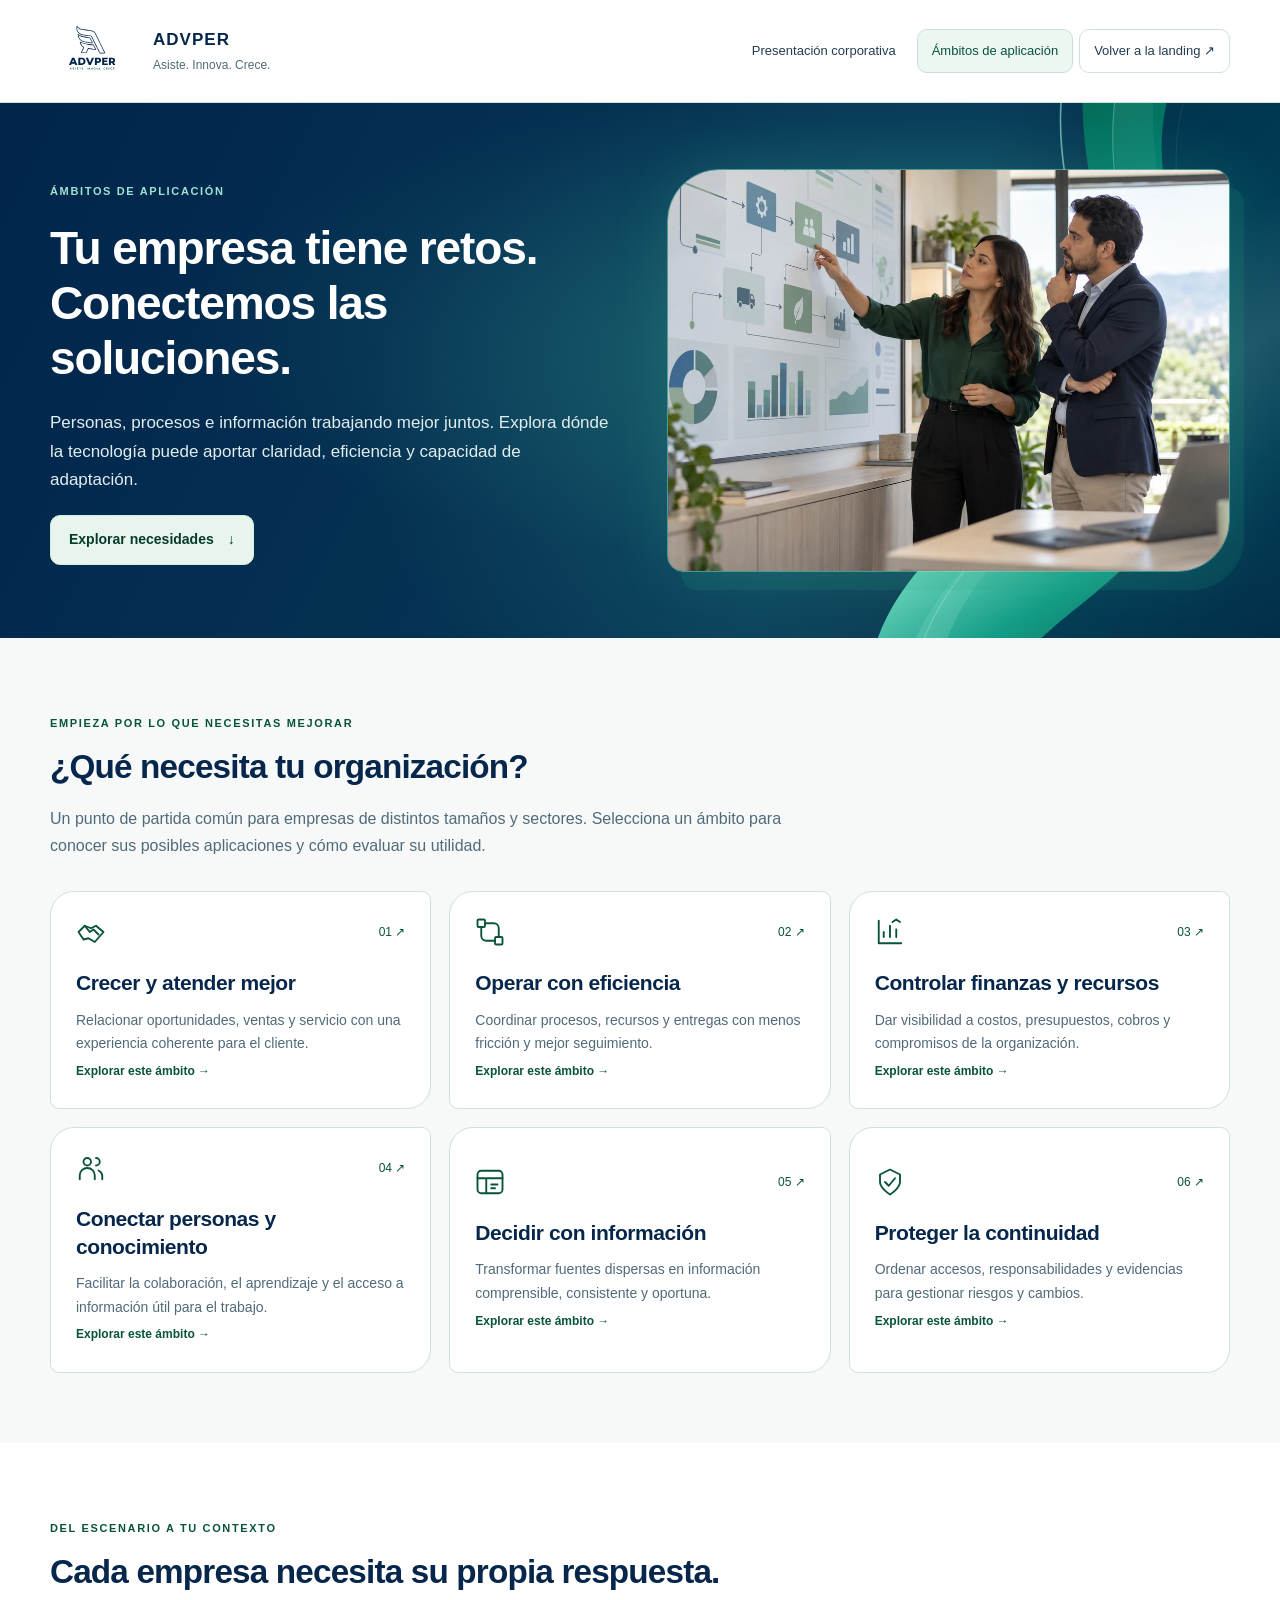
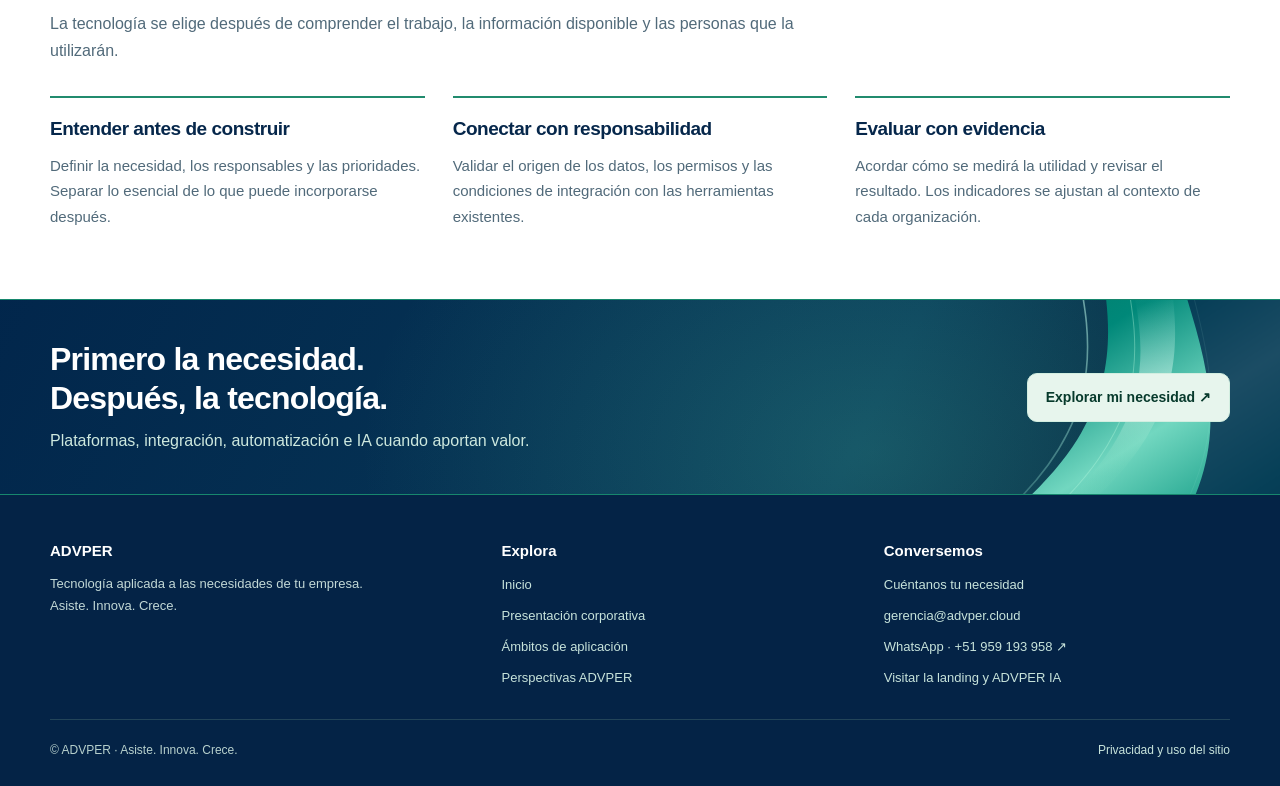
<file: aplicaciones.html>
<!doctype html>
<html lang="es" class="resource-document">
<head><meta charset="utf-8"><meta name="viewport" content="width=device-width, initial-scale=1">
<title>Ámbitos de aplicación | ADVPER</title>
<meta name="description" content="Explora necesidades empresariales comunes: clientes, operaciones, finanzas, personas, datos y continuidad. Conoce cómo ADVPER puede acompañarte.">
<link rel="stylesheet" href="assets/brand/recursos-corporativos.css">
<script src="assets/brand/aplicaciones.js" defer></script>
</head><body class="resource-page">
<a class="r-skip" href="#contenido">Saltar al contenido</a>
<header class="r-header"><div class="r-wrap r-header-inner">
  <a class="r-brand" href="index.html" aria-label="ADVPER · Inicio"><img src="assets/brand/advper-logo.svg" alt="ADVPER" width="83" height="80"><span><strong>ADVPER</strong><small>Asiste. Innova. Crece.</small></span></a>
  <nav aria-label="Recursos ADVPER"><a href="presentacion.html" >Presentación corporativa</a><a href="aplicaciones.html" aria-current="page">Ámbitos de aplicación</a><a class="r-home" href="index.html">Volver a la landing ↗</a></nav>
</div></header>
<main id="contenido">
<section class="r-hero"><div class="r-wrap r-hero-inner">
<div><span class="r-eyebrow">Ámbitos de aplicación</span><h1>Tu empresa tiene retos.<br>Conectemos las soluciones.</h1><p>Personas, procesos e información trabajando mejor juntos. Explora dónde la tecnología puede aportar claridad, eficiencia y capacidad de adaptación.</p><a class="r-button" href="#necesidades">Explorar necesidades <span aria-hidden="true">↓</span></a></div>
<figure><div class="r-visual"><img src="assets/brand/advper-aplicaciones.webp" width="1200" height="800" alt="Escena conceptual de profesionales analizando procesos e indicadores en una pantalla de planificación empresarial." fetchpriority="high"></div></figure>
</div></section>
<section class="r-section" id="necesidades"><div class="r-wrap">
<div class="r-section-header"><span class="r-eyebrow">Empieza por lo que necesitas mejorar</span><h2>¿Qué necesita tu organización?</h2><p>Un punto de partida común para empresas de distintos tamaños y sectores. Selecciona un ámbito para conocer sus posibles aplicaciones y cómo evaluar su utilidad.</p></div>
<div class="r-needs"><button class="r-need" type="button" data-need="clientes" aria-expanded="false" aria-controls="need-detail"><span class="r-card-top"><svg viewBox="0 0 24 24" fill="none" stroke="currentColor" stroke-width="1.5" stroke-linecap="round" stroke-linejoin="round" aria-hidden="true"><path d="m2 12 5-5 5 2 4-2 6 5-7 8-5-3-4 1Z"/><path d="m7 7 4 5 3-2 4 4"/></svg><span>01 ↗</span></span><strong>Crecer y atender mejor</strong><small>Relacionar oportunidades, ventas y servicio con una experiencia coherente para el cliente.</small><span class="r-read">Explorar este ámbito →</span></button>
<button class="r-need" type="button" data-need="operacion" aria-expanded="false" aria-controls="need-detail"><span class="r-card-top"><svg viewBox="0 0 24 24" fill="none" stroke="currentColor" stroke-width="1.5" stroke-linecap="round" stroke-linejoin="round" aria-hidden="true"><rect x="2" y="2" width="6" height="6" rx="1"/><rect x="16" y="16" width="6" height="6" rx="1"/><path d="M8 5h7a4 4 0 0 1 4 4v7M5 8v7a4 4 0 0 0 4 4h7"/></svg><span>02 ↗</span></span><strong>Operar con eficiencia</strong><small>Coordinar procesos, recursos y entregas con menos fricción y mejor seguimiento.</small><span class="r-read">Explorar este ámbito →</span></button>
<button class="r-need" type="button" data-need="finanzas" aria-expanded="false" aria-controls="need-detail"><span class="r-card-top"><svg viewBox="0 0 24 24" fill="none" stroke="currentColor" stroke-width="1.5" stroke-linecap="round" stroke-linejoin="round" aria-hidden="true"><path d="M3 3v18h18M7 16v-4M12 16V7M17 16v-6"/><path d="m14 4 3-2 3 2"/></svg><span>03 ↗</span></span><strong>Controlar finanzas y recursos</strong><small>Dar visibilidad a costos, presupuestos, cobros y compromisos de la organización.</small><span class="r-read">Explorar este ámbito →</span></button>
<button class="r-need" type="button" data-need="personas" aria-expanded="false" aria-controls="need-detail"><span class="r-card-top"><svg viewBox="0 0 24 24" fill="none" stroke="currentColor" stroke-width="1.5" stroke-linecap="round" stroke-linejoin="round" aria-hidden="true"><circle cx="9" cy="7" r="3"/><path d="M3 21v-3a6 6 0 0 1 12 0v3M16 4a3 3 0 0 1 0 6M18 14a5 5 0 0 1 3 4v3"/></svg><span>04 ↗</span></span><strong>Conectar personas y conocimiento</strong><small>Facilitar la colaboración, el aprendizaje y el acceso a información útil para el trabajo.</small><span class="r-read">Explorar este ámbito →</span></button>
<button class="r-need" type="button" data-need="datos" aria-expanded="false" aria-controls="need-detail"><span class="r-card-top"><svg viewBox="0 0 24 24" fill="none" stroke="currentColor" stroke-width="1.5" stroke-linecap="round" stroke-linejoin="round" aria-hidden="true"><rect x="2" y="3" width="20" height="18" rx="3"/><path d="M2 9h20M9 9v12M13 14h5M13 17h3"/></svg><span>05 ↗</span></span><strong>Decidir con información</strong><small>Transformar fuentes dispersas en información comprensible, consistente y oportuna.</small><span class="r-read">Explorar este ámbito →</span></button>
<button class="r-need" type="button" data-need="continuidad" aria-expanded="false" aria-controls="need-detail"><span class="r-card-top"><svg viewBox="0 0 24 24" fill="none" stroke="currentColor" stroke-width="1.5" stroke-linecap="round" stroke-linejoin="round" aria-hidden="true"><path d="m12 2 8 4v6c0 5-8 10-8 10S4 17 4 12V6Z"/><path d="m8 12 3 3 5-6"/></svg><span>06 ↗</span></span><strong>Proteger la continuidad</strong><small>Ordenar accesos, responsabilidades y evidencias para gestionar riesgos y cambios.</small><span class="r-read">Explorar este ámbito →</span></button></div>
<noscript><p>Para abrir los detalles interactivos, habilita JavaScript. También puedes <a href="index.html#diagnostico">contactarnos desde la landing</a> para conversar sobre cualquiera de estos ámbitos.</p></noscript>
<section class="r-detail" id="need-detail" hidden aria-labelledby="detail-title" tabindex="-1">
<div class="r-detail-head"><div><span class="r-eyebrow">Ámbito de aplicación</span><h3 id="detail-title" data-detail-title></h3></div><button class="r-close" type="button" data-close>Cerrar detalle ×</button></div>
<p data-detail-problem></p>
<div class="r-detail-columns"><div><h4>Posibles aplicaciones</h4><ul data-detail-apps></ul></div><div><h4>Cómo evaluar su utilidad</h4><ul data-detail-metrics></ul></div></div>
<p class="r-detail-note">Escenario orientativo. El alcance, las integraciones y los resultados se validan para cada organización. Estas fichas no describen proyectos ejecutados ni resultados garantizados.</p>
<a class="r-text-link" href="index.html#diagnostico">Conversar sobre esta necesidad →</a>
</section>
</div></section>
<section class="r-section r-white"><div class="r-wrap">
<div class="r-section-header"><span class="r-eyebrow">Del escenario a tu contexto</span><h2>Cada empresa necesita su propia respuesta.</h2><p>La tecnología se elige después de comprender el trabajo, la información disponible y las personas que la utilizarán.</p></div>
<div class="r-principles">
<article><h3>Entender antes de construir</h3><p>Definir la necesidad, los responsables y las prioridades. Separar lo esencial de lo que puede incorporarse después.</p></article>
<article><h3>Conectar con responsabilidad</h3><p>Validar el origen de los datos, los permisos y las condiciones de integración con las herramientas existentes.</p></article>
<article><h3>Evaluar con evidencia</h3><p>Acordar cómo se medirá la utilidad y revisar el resultado. Los indicadores se ajustan al contexto de cada organización.</p></article>
</div></div></section>
<section class="r-band"><div class="r-wrap r-band-inner"><div><h2>Primero la necesidad.<br>Después, la tecnología.</h2><p>Plataformas, integración, automatización e IA cuando aportan valor.</p></div><a class="r-button" href="index.html#diagnostico">Explorar mi necesidad ↗</a></div></section>
</main><footer class="r-footer"><div class="r-wrap"><div class="r-footer-grid">
  <div><strong>ADVPER</strong><p>Tecnología aplicada a las necesidades de tu empresa.<br>Asiste. Innova. Crece.</p></div>
  <div><strong>Explora</strong><a href="index.html">Inicio</a><a href="presentacion.html">Presentación corporativa</a><a href="aplicaciones.html">Ámbitos de aplicación</a><a href="index.html#perspectivas">Perspectivas ADVPER</a></div>
  <div><strong>Conversemos</strong><a href="index.html#diagnostico">Cuéntanos tu necesidad</a><a href="mailto:gerencia@advper.cloud">gerencia@advper.cloud</a><a href="https://wa.me/51959193958" target="_blank" rel="noopener noreferrer">WhatsApp · +51 959 193 958 ↗</a><a href="index.html#inicio">Visitar la landing y ADVPER IA</a></div>
</div><div class="r-footer-bottom"><span>© ADVPER · Asiste. Innova. Crece.</span><a href="privacidad.html">Privacidad y uso del sitio</a></div></div></footer>
<script defer data-enabled="true" referrerpolicy="no-referrer" src="https://manage.advper.cloud/audience.js"></script></body></html>
</file>
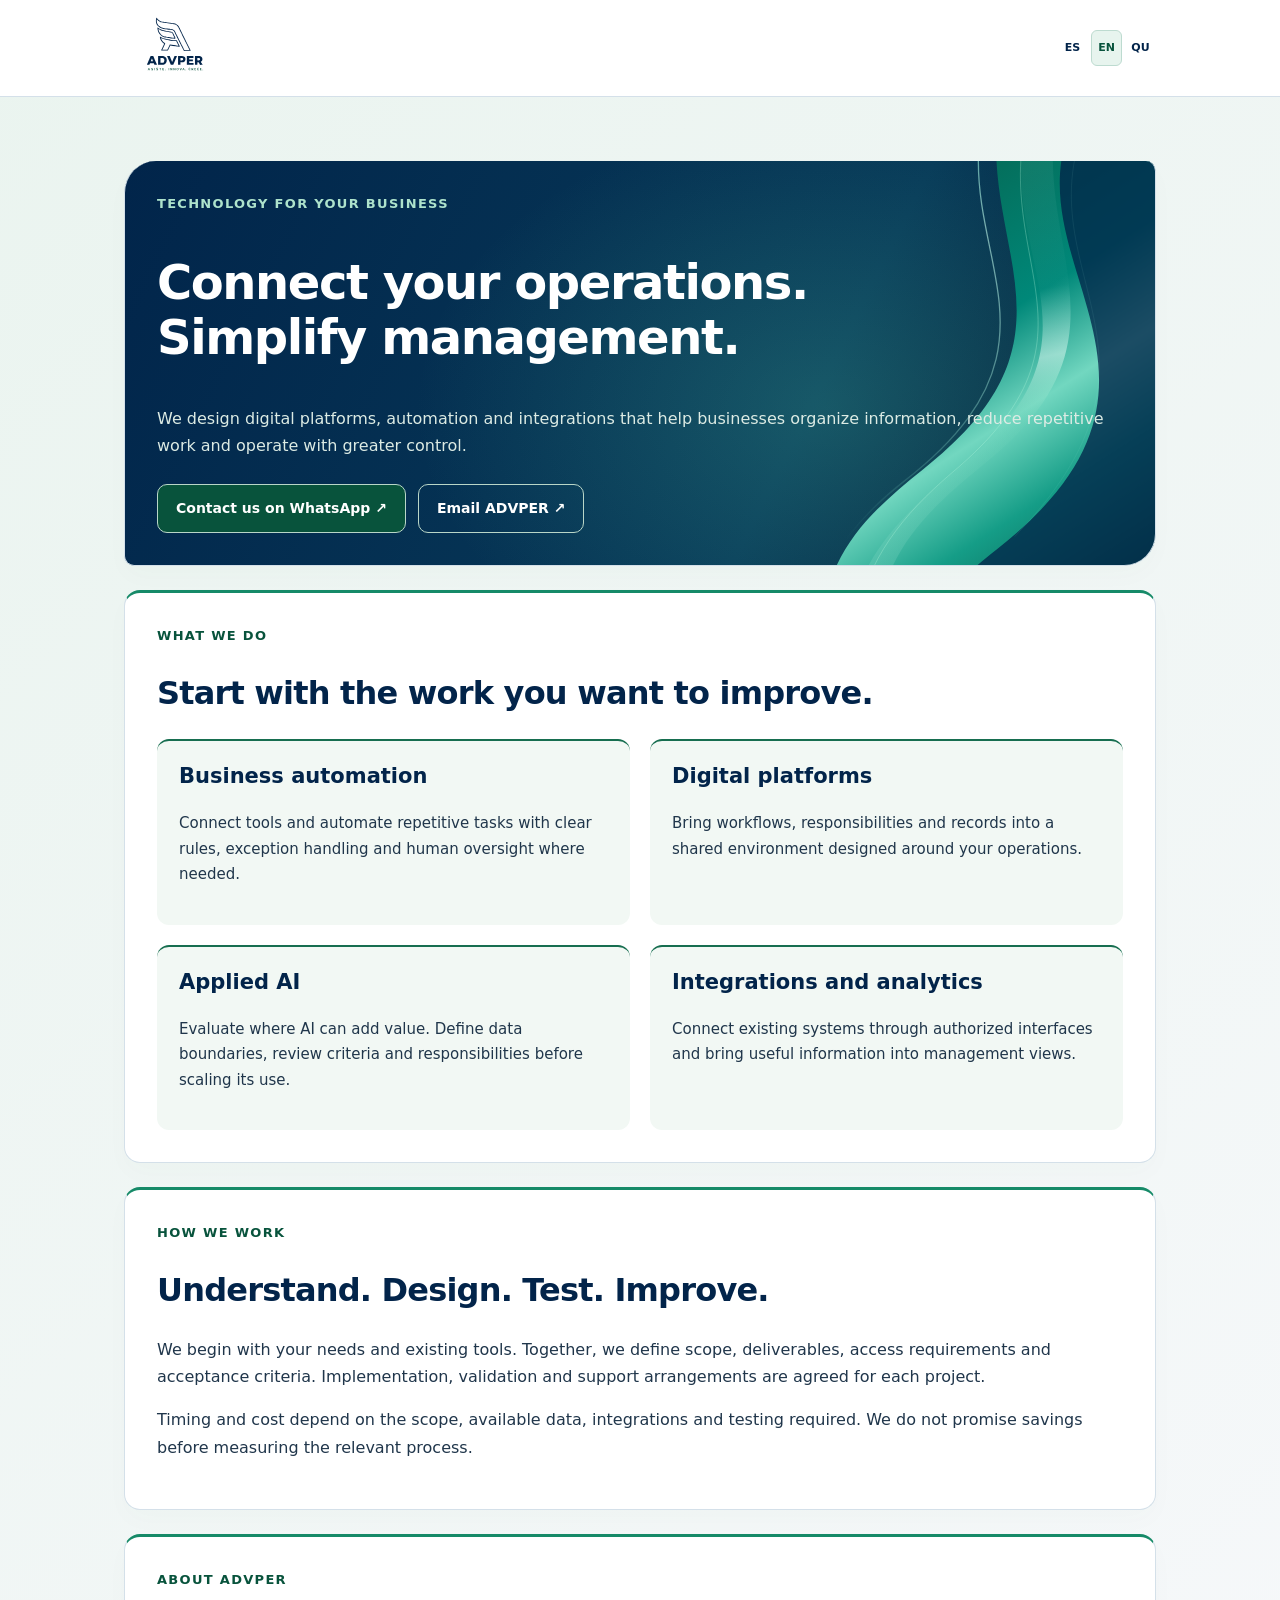
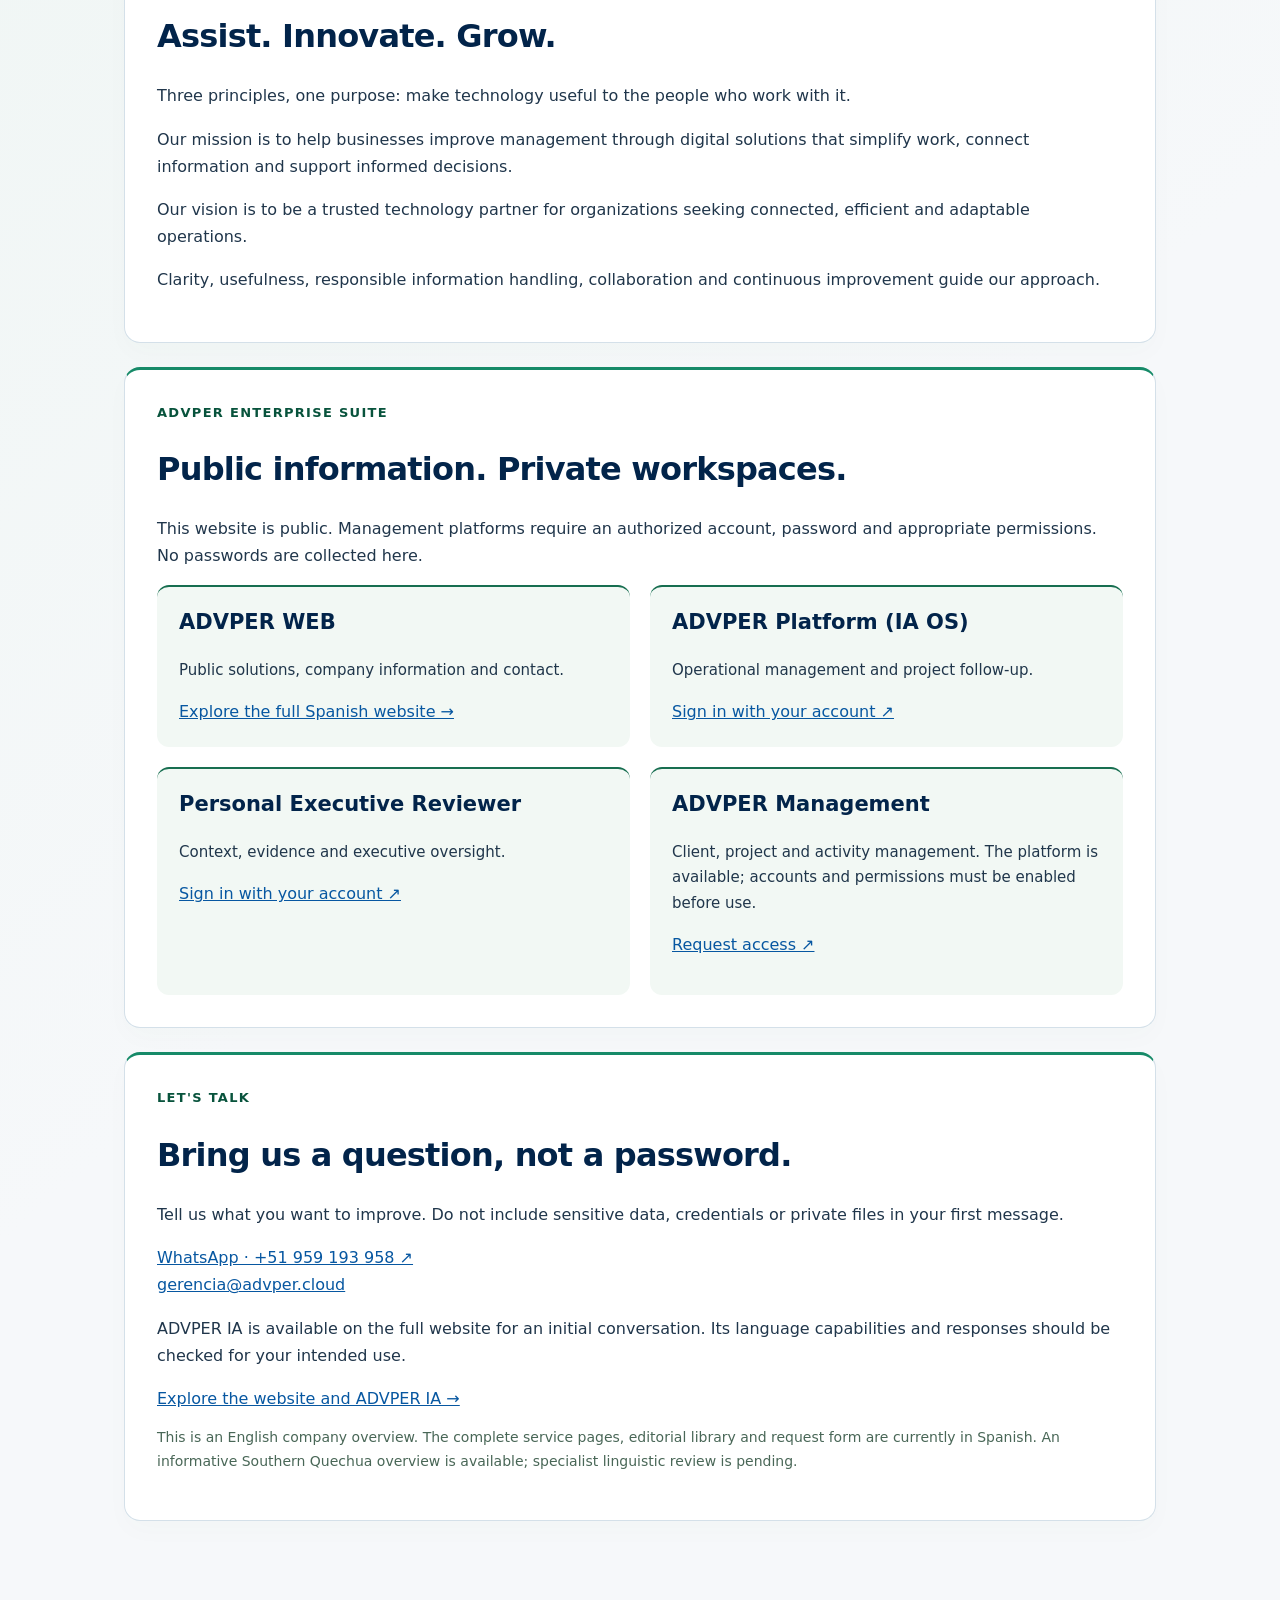
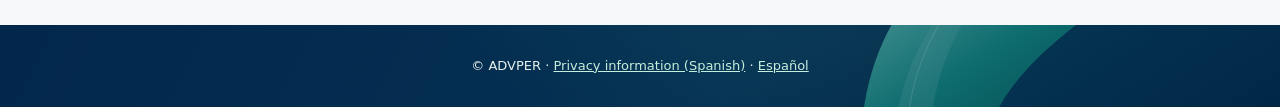
<file: en.html>
<!doctype html>
<html lang="en"><head><meta charset="utf-8"><meta name="viewport" content="width=device-width,initial-scale=1"><title>ADVPER | Business automation and digital platforms</title><meta name="description" content="ADVPER designs digital platforms, automation and integrations that connect operations and simplify business management."><link rel="alternate" hreflang="es" href="index.html"><link rel="stylesheet" href="assets/brand/vector-design.css"><link rel="stylesheet" href="assets/brand/editorial-experience.css"><style>*{box-sizing:border-box}a{color:inherit}button,a{touch-action:manipulation}.btn{display:inline-flex;align-items:center;justify-content:center;padding:12px 18px;text-decoration:none;border:1px solid #b9d6c8;font-size:14px;font-weight:600;color:white}.btn-whatsapp{background:#08533c}.btn-outline{background:transparent}.public-document section{scroll-margin-top:20px}.public-document h3{color:#02244a}footer{padding:30px 24px;text-align:center;background:#02244a;color:#e5f1eb;font-size:13px}.english-hero .btn-outline:hover{background:#ffffff16}.english-grid article{padding:18px 0}.english-grid p{font-size:15px}.language-note{font-size:14px;color:#496757}</style><link rel="stylesheet" href="assets/brand/premium-refinement.css"></head>
<body class="public-document english-page"><header class="document-header"><a href="index.html" aria-label="ADVPER Spanish home"><img src="assets/brand/advper-logo.svg" width="1478" height="1064" alt="ADVPER"></a><nav class="language-switch" aria-label="Idioma / Language"><a href="index.html" lang="es">ES</a><a href="en.html" lang="en" aria-current="page">EN</a><a href="qu.html" lang="qu">QU</a></nav></header><main>
<section class="english-hero"><div class="section-kicker">Technology for your business</div><h1>Connect your operations.<br>Simplify management.</h1><p>We design digital platforms, automation and integrations that help businesses organize information, reduce repetitive work and operate with greater control.</p><div class="english-actions"><a class="btn btn-whatsapp" href="https://wa.me/51959193958" target="_blank" rel="noopener noreferrer">Contact us on WhatsApp ↗</a><a class="btn btn-outline" href="mailto:gerencia@advper.cloud">Email ADVPER ↗</a></div></section>
<section><div class="section-kicker">What we do</div><h2>Start with the work you want to improve.</h2><div class="english-grid"><article><h3>Business automation</h3><p>Connect tools and automate repetitive tasks with clear rules, exception handling and human oversight where needed.</p></article><article><h3>Digital platforms</h3><p>Bring workflows, responsibilities and records into a shared environment designed around your operations.</p></article><article><h3>Applied AI</h3><p>Evaluate where AI can add value. Define data boundaries, review criteria and responsibilities before scaling its use.</p></article><article><h3>Integrations and analytics</h3><p>Connect existing systems through authorized interfaces and bring useful information into management views.</p></article></div></section>
<section><div class="section-kicker">How we work</div><h2>Understand. Design. Test. Improve.</h2><p>We begin with your needs and existing tools. Together, we define scope, deliverables, access requirements and acceptance criteria. Implementation, validation and support arrangements are agreed for each project.</p><p>Timing and cost depend on the scope, available data, integrations and testing required. We do not promise savings before measuring the relevant process.</p></section>
<section><div class="section-kicker">About ADVPER</div><h2>Assist. Innovate. Grow.</h2><p>Three principles, one purpose: make technology useful to the people who work with it.</p><p>Our mission is to help businesses improve management through digital solutions that simplify work, connect information and support informed decisions.</p><p>Our vision is to be a trusted technology partner for organizations seeking connected, efficient and adaptable operations.</p><p>Clarity, usefulness, responsible information handling, collaboration and continuous improvement guide our approach.</p></section>
<section><div class="section-kicker">ADVPER Enterprise Suite</div><h2>Public information. Private workspaces.</h2><p>This website is public. Management platforms require an authorized account, password and appropriate permissions. No passwords are collected here.</p><div class="english-grid"><article><h3>ADVPER WEB</h3><p>Public solutions, company information and contact.</p><a href="index.html">Explore the full Spanish website →</a></article><article><h3>ADVPER Platform (IA OS)</h3><p>Operational management and project follow-up.</p><a href="https://os.advper.cloud/login" target="_blank" rel="noopener noreferrer">Sign in with your account ↗</a></article><article><h3>Personal Executive Reviewer</h3><p>Context, evidence and executive oversight.</p><a href="https://advper.advper.cloud/login" target="_blank" rel="noopener noreferrer">Sign in with your account ↗</a></article><article><h3>ADVPER Management</h3><p>Client, project and activity management. The platform is available; accounts and permissions must be enabled before use.</p><a href="https://wa.me/51959193958?text=I%20would%20like%20access%20to%20ADVPER%20Management" target="_blank" rel="noopener noreferrer">Request access ↗</a><p></p></article></div></section>
<section><div class="section-kicker">Let's talk</div><h2>Bring us a question, not a password.</h2><p>Tell us what you want to improve. Do not include sensitive data, credentials or private files in your first message.</p><p><a href="https://wa.me/51959193958" target="_blank" rel="noopener noreferrer">WhatsApp · +51 959 193 958 ↗</a><br><a href="mailto:gerencia@advper.cloud">gerencia@advper.cloud</a></p><p>ADVPER IA is available on the full website for an initial conversation. Its language capabilities and responses should be checked for your intended use.</p><a href="index.html#perspectivas">Explore the website and ADVPER IA →</a><p class="language-note">This is an English company overview. The complete service pages, editorial library and request form are currently in Spanish. An informative Southern Quechua overview is available; specialist linguistic review is pending.</p></section>
</main><footer>© ADVPER · <a href="privacidad.html" lang="es">Privacy information (Spanish)</a> · <a href="index.html">Español</a></footer><script defer data-enabled="true" referrerpolicy="no-referrer" src="https://manage.advper.cloud/audience.js"></script></body></html>
</file>
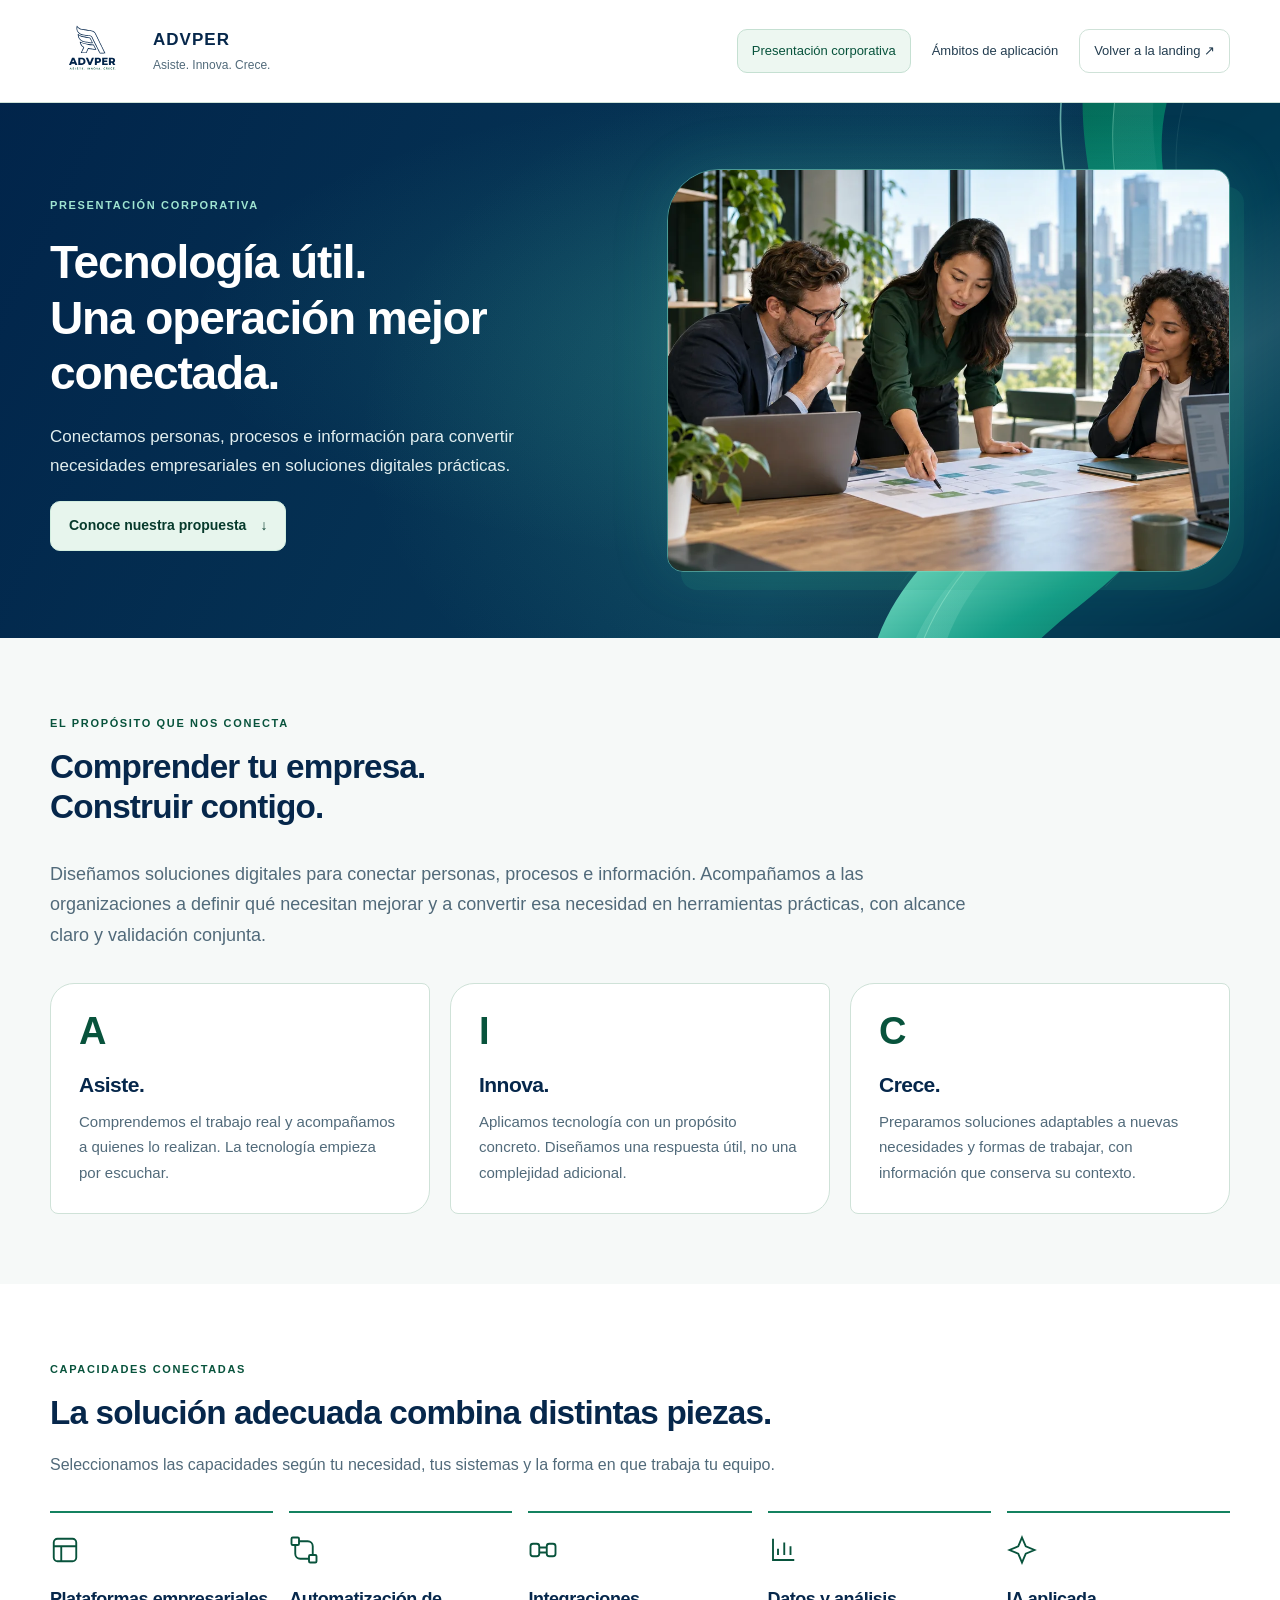
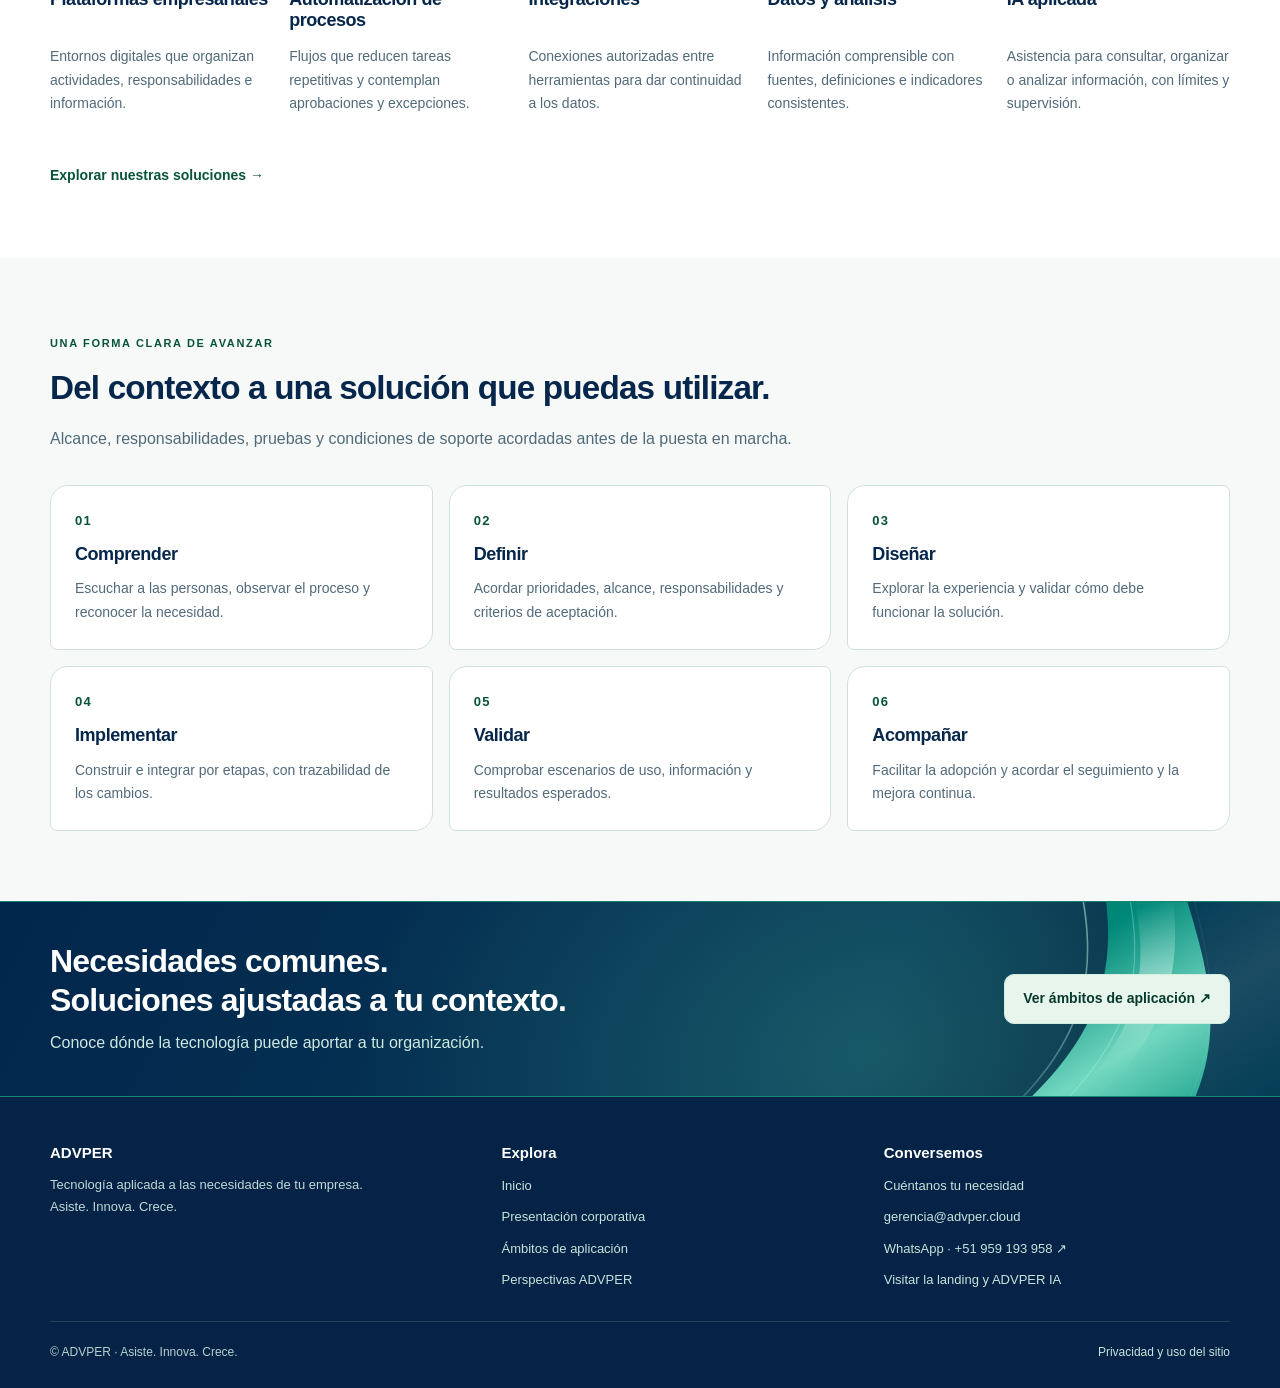
<file: presentacion.html>
<!doctype html>
<html lang="es" class="resource-document">
<head><meta charset="utf-8"><meta name="viewport" content="width=device-width, initial-scale=1">
<title>Presentación corporativa | ADVPER</title>
<meta name="description" content="Conoce ADVPER: plataformas, automatización, integraciones, datos e inteligencia artificial aplicada a necesidades empresariales.">
<link rel="stylesheet" href="assets/brand/recursos-corporativos.css">
</head><body class="resource-page">
<a class="r-skip" href="#contenido">Saltar al contenido</a>
<header class="r-header"><div class="r-wrap r-header-inner">
  <a class="r-brand" href="index.html" aria-label="ADVPER · Inicio"><img src="assets/brand/advper-logo.svg" alt="ADVPER" width="83" height="80"><span><strong>ADVPER</strong><small>Asiste. Innova. Crece.</small></span></a>
  <nav aria-label="Recursos ADVPER"><a href="presentacion.html" aria-current="page">Presentación corporativa</a><a href="aplicaciones.html" >Ámbitos de aplicación</a><a class="r-home" href="index.html">Volver a la landing ↗</a></nav>
</div></header>
<main id="contenido">
<section class="r-hero"><div class="r-wrap r-hero-inner">
<div><span class="r-eyebrow">Presentación corporativa</span><h1>Tecnología útil.<br>Una operación mejor conectada.</h1><p>Conectamos personas, procesos e información para convertir necesidades empresariales en soluciones digitales prácticas.</p><a class="r-button" href="#propuesta">Conoce nuestra propuesta <span aria-hidden="true">↓</span></a></div>
<figure><div class="r-visual"><img src="assets/brand/advper-presentacion.webp" width="1100" height="733" alt="Escena conceptual de profesionales colaborando en el diseño de un proceso empresarial." fetchpriority="high"></div></figure>
</div></section>
<section class="r-section" id="propuesta"><div class="r-wrap">
<div class="r-section-header"><span class="r-eyebrow">El propósito que nos conecta</span><h2>Comprender tu empresa.<br>Construir contigo.</h2></div>
<p class="r-intro">Diseñamos soluciones digitales para conectar personas, procesos e información. Acompañamos a las organizaciones a definir qué necesitan mejorar y a convertir esa necesidad en herramientas prácticas, con alcance claro y validación conjunta.</p>
<div class="r-pillars">
<article class="r-pillar"><span aria-hidden="true">A</span><h3>Asiste.</h3><p>Comprendemos el trabajo real y acompañamos a quienes lo realizan. La tecnología empieza por escuchar.</p></article>
<article class="r-pillar"><span aria-hidden="true">I</span><h3>Innova.</h3><p>Aplicamos tecnología con un propósito concreto. Diseñamos una respuesta útil, no una complejidad adicional.</p></article>
<article class="r-pillar"><span aria-hidden="true">C</span><h3>Crece.</h3><p>Preparamos soluciones adaptables a nuevas necesidades y formas de trabajar, con información que conserva su contexto.</p></article>
</div></div></section>
<section class="r-section r-white" id="capacidades"><div class="r-wrap">
<div class="r-section-header"><span class="r-eyebrow">Capacidades conectadas</span><h2>La solución adecuada combina distintas piezas.</h2><p>Seleccionamos las capacidades según tu necesidad, tus sistemas y la forma en que trabaja tu equipo.</p></div>
<div class="r-capabilities">
<article class="r-capability"><svg viewBox="0 0 24 24" fill="none" stroke="currentColor" stroke-width="1.5" aria-hidden="true"><rect x="3" y="3" width="18" height="18" rx="3"/><path d="M3 9h18M9 9v12"/></svg><h3>Plataformas empresariales</h3><p>Entornos digitales que organizan actividades, responsabilidades e información.</p></article>
<article class="r-capability"><svg viewBox="0 0 24 24" fill="none" stroke="currentColor" stroke-width="1.5" aria-hidden="true"><rect x="2" y="2" width="6" height="6" rx="1"/><rect x="16" y="16" width="6" height="6" rx="1"/><path d="M8 5h7a4 4 0 0 1 4 4v7M5 8v7a4 4 0 0 0 4 4h7"/></svg><h3>Automatización de procesos</h3><p>Flujos que reducen tareas repetitivas y contemplan aprobaciones y excepciones.</p></article>
<article class="r-capability"><svg viewBox="0 0 24 24" fill="none" stroke="currentColor" stroke-width="1.5" aria-hidden="true"><rect x="2" y="7" width="7" height="10" rx="2"/><rect x="15" y="7" width="7" height="10" rx="2"/><path d="M9 10h6M9 14h6"/></svg><h3>Integraciones</h3><p>Conexiones autorizadas entre herramientas para dar continuidad a los datos.</p></article>
<article class="r-capability"><svg viewBox="0 0 24 24" fill="none" stroke="currentColor" stroke-width="1.5" aria-hidden="true"><path d="M4 3v17h17M8 16v-5M13 16V6M18 16V9"/></svg><h3>Datos y análisis</h3><p>Información comprensible con fuentes, definiciones e indicadores consistentes.</p></article>
<article class="r-capability"><svg viewBox="0 0 24 24" fill="none" stroke="currentColor" stroke-width="1.5" aria-hidden="true"><path d="m12 2 3 7 7 3-7 3-3 7-3-7-7-3 7-3Z"/></svg><h3>IA aplicada</h3><p>Asistencia para consultar, organizar o analizar información, con límites y supervisión.</p></article>
</div><a class="r-text-link" href="soluciones.html">Explorar nuestras soluciones →</a>
</div></section>
<section class="r-section"><div class="r-wrap">
<div class="r-section-header"><span class="r-eyebrow">Una forma clara de avanzar</span><h2>Del contexto a una solución que puedas utilizar.</h2><p>Alcance, responsabilidades, pruebas y condiciones de soporte acordadas antes de la puesta en marcha.</p></div>
<div class="r-workflow">
<article><h3>Comprender</h3><p>Escuchar a las personas, observar el proceso y reconocer la necesidad.</p></article>
<article><h3>Definir</h3><p>Acordar prioridades, alcance, responsabilidades y criterios de aceptación.</p></article>
<article><h3>Diseñar</h3><p>Explorar la experiencia y validar cómo debe funcionar la solución.</p></article>
<article><h3>Implementar</h3><p>Construir e integrar por etapas, con trazabilidad de los cambios.</p></article>
<article><h3>Validar</h3><p>Comprobar escenarios de uso, información y resultados esperados.</p></article>
<article><h3>Acompañar</h3><p>Facilitar la adopción y acordar el seguimiento y la mejora continua.</p></article>
</div></div></section>
<section class="r-band"><div class="r-wrap r-band-inner"><div><h2>Necesidades comunes.<br>Soluciones ajustadas a tu contexto.</h2><p>Conoce dónde la tecnología puede aportar a tu organización.</p></div><a class="r-button" href="aplicaciones.html">Ver ámbitos de aplicación ↗</a></div></section>
</main><footer class="r-footer"><div class="r-wrap"><div class="r-footer-grid">
  <div><strong>ADVPER</strong><p>Tecnología aplicada a las necesidades de tu empresa.<br>Asiste. Innova. Crece.</p></div>
  <div><strong>Explora</strong><a href="index.html">Inicio</a><a href="presentacion.html">Presentación corporativa</a><a href="aplicaciones.html">Ámbitos de aplicación</a><a href="index.html#perspectivas">Perspectivas ADVPER</a></div>
  <div><strong>Conversemos</strong><a href="index.html#diagnostico">Cuéntanos tu necesidad</a><a href="mailto:gerencia@advper.cloud">gerencia@advper.cloud</a><a href="https://wa.me/51959193958" target="_blank" rel="noopener noreferrer">WhatsApp · +51 959 193 958 ↗</a><a href="index.html#inicio">Visitar la landing y ADVPER IA</a></div>
</div><div class="r-footer-bottom"><span>© ADVPER · Asiste. Innova. Crece.</span><a href="privacidad.html">Privacidad y uso del sitio</a></div></div></footer>
<script defer data-enabled="true" referrerpolicy="no-referrer" src="https://manage.advper.cloud/audience.js"></script></body></html>
</file>
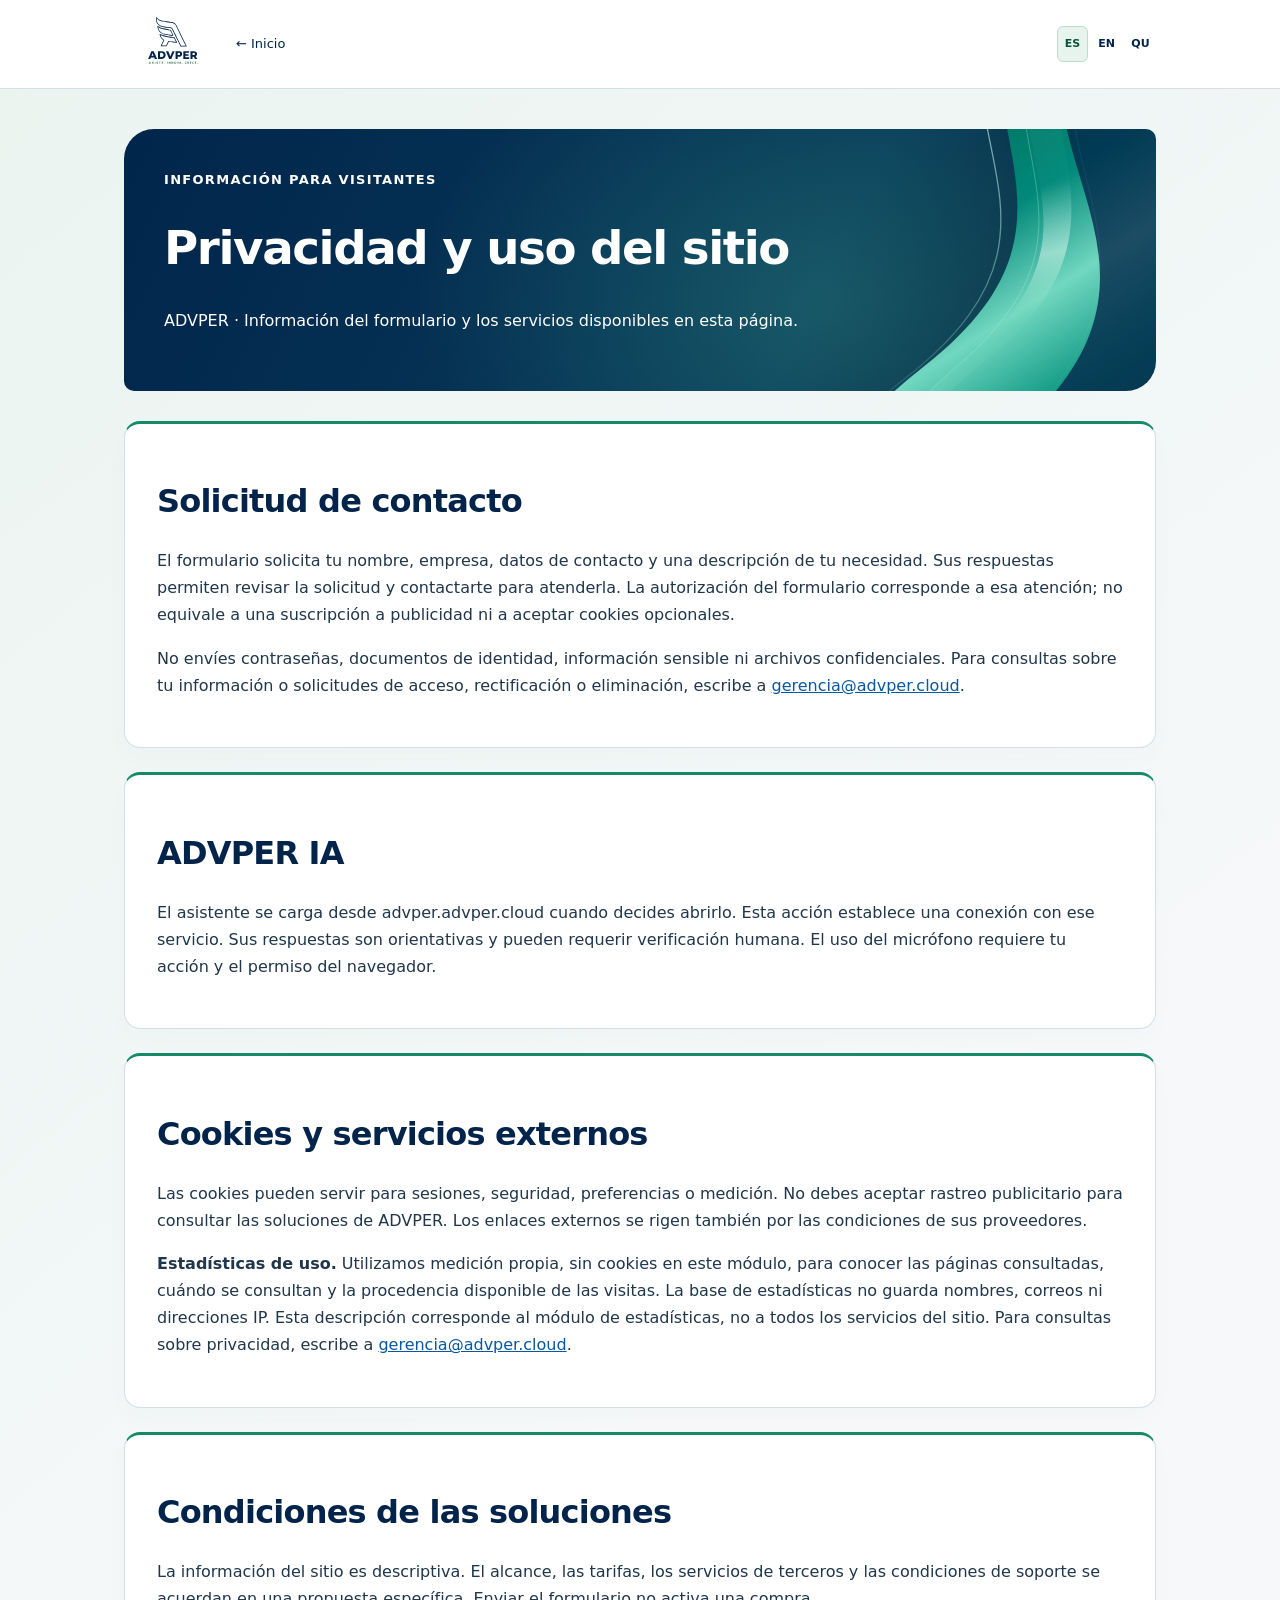
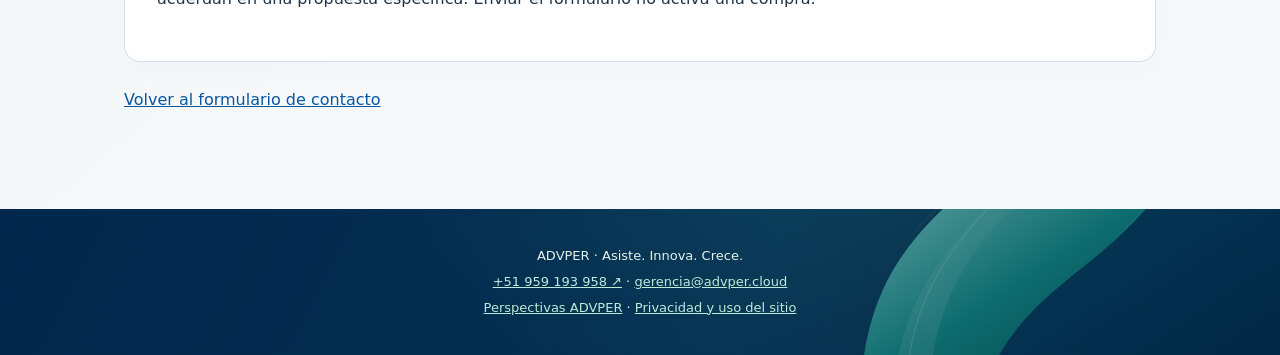
<file: privacidad.html>
<!doctype html>
<html lang="es"><head><meta charset="utf-8"><meta name="viewport" content="width=device-width,initial-scale=1"><title>Privacidad y uso del sitio | ADVPER</title><meta name="description" content="Privacidad y uso del sitio. Tecnología aplicada a las necesidades de tu empresa."><link rel="stylesheet" href="assets/brand/vector-design.css"><link rel="stylesheet" href="assets/brand/premium-refinement.css"></head><body class="public-document"><header class="document-header"><a href="index.html#inicio"><img src="assets/brand/advper-logo.svg" width="1478" height="1064" alt="ADVPER"><span>← Inicio</span></a><nav class="language-switch" aria-label="Idioma / Language"><a href="index.html" lang="es" aria-current="page">ES</a><a href="en.html" lang="en">EN</a><a href="qu.html" lang="qu">QU</a></nav></header><main><div class="document-hero"><div class="section-kicker">Información para visitantes</div><h1>Privacidad y uso del sitio</h1><p>ADVPER · Información del formulario y los servicios disponibles en esta página.</p></div><section><h2>Solicitud de contacto</h2><p>El formulario solicita tu nombre, empresa, datos de contacto y una descripción de tu necesidad. Sus respuestas permiten revisar la solicitud y contactarte para atenderla. La autorización del formulario corresponde a esa atención; no equivale a una suscripción a publicidad ni a aceptar cookies opcionales.</p><p>No envíes contraseñas, documentos de identidad, información sensible ni archivos confidenciales. Para consultas sobre tu información o solicitudes de acceso, rectificación o eliminación, escribe a <a href="mailto:gerencia@advper.cloud">gerencia@advper.cloud</a>.</p></section><section><h2>ADVPER IA</h2><p>El asistente se carga desde advper.advper.cloud cuando decides abrirlo. Esta acción establece una conexión con ese servicio. Sus respuestas son orientativas y pueden requerir verificación humana. El uso del micrófono requiere tu acción y el permiso del navegador.</p></section><section><h2>Cookies y servicios externos</h2><p>Las cookies pueden servir para sesiones, seguridad, preferencias o medición. No debes aceptar rastreo publicitario para consultar las soluciones de ADVPER. Los enlaces externos se rigen también por las condiciones de sus proveedores.</p><p><strong>Estadísticas de uso.</strong> Utilizamos medición propia, sin cookies en este módulo, para conocer las páginas consultadas, cuándo se consultan y la procedencia disponible de las visitas. La base de estadísticas no guarda nombres, correos ni direcciones IP. Esta descripción corresponde al módulo de estadísticas, no a todos los servicios del sitio. Para consultas sobre privacidad, escribe a <a href="mailto:gerencia@advper.cloud">gerencia@advper.cloud</a>.</p></section><section><h2>Condiciones de las soluciones</h2><p>La información del sitio es descriptiva. El alcance, las tarifas, los servicios de terceros y las condiciones de soporte se acuerdan en una propuesta específica. Enviar el formulario no activa una compra.</p></section><p><a href="index.html#diagnostico">Volver al formulario de contacto</a></p></main><footer class="document-footer">ADVPER · Asiste. Innova. Crece.<br><a href="https://wa.me/51959193958" target="_blank" rel="noopener noreferrer">+51 959 193 958 ↗</a> · <a href="mailto:gerencia@advper.cloud">gerencia@advper.cloud</a><br><a href="index.html#perspectivas">Perspectivas ADVPER</a> · <a href="privacidad.html">Privacidad y uso del sitio</a></footer><script defer data-enabled="true" referrerpolicy="no-referrer" src="https://manage.advper.cloud/audience.js"></script></body></html>
</file>
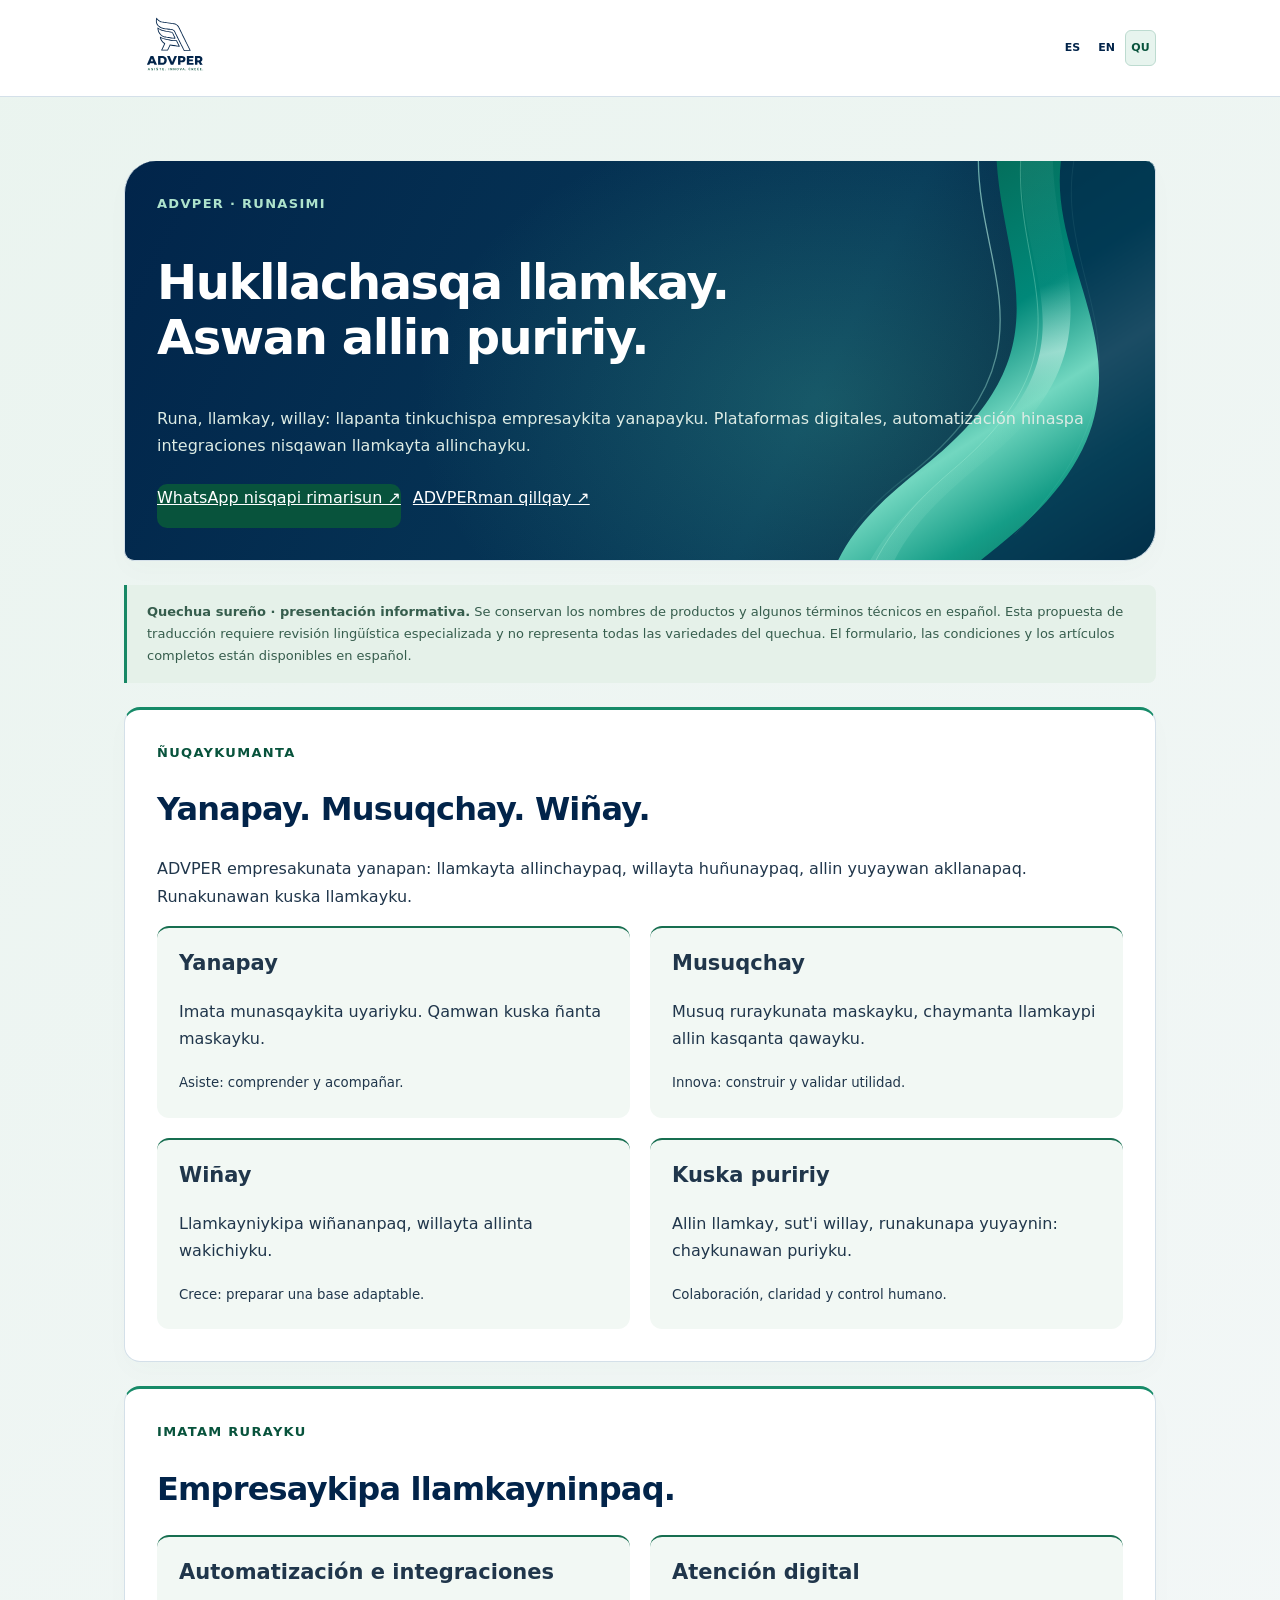
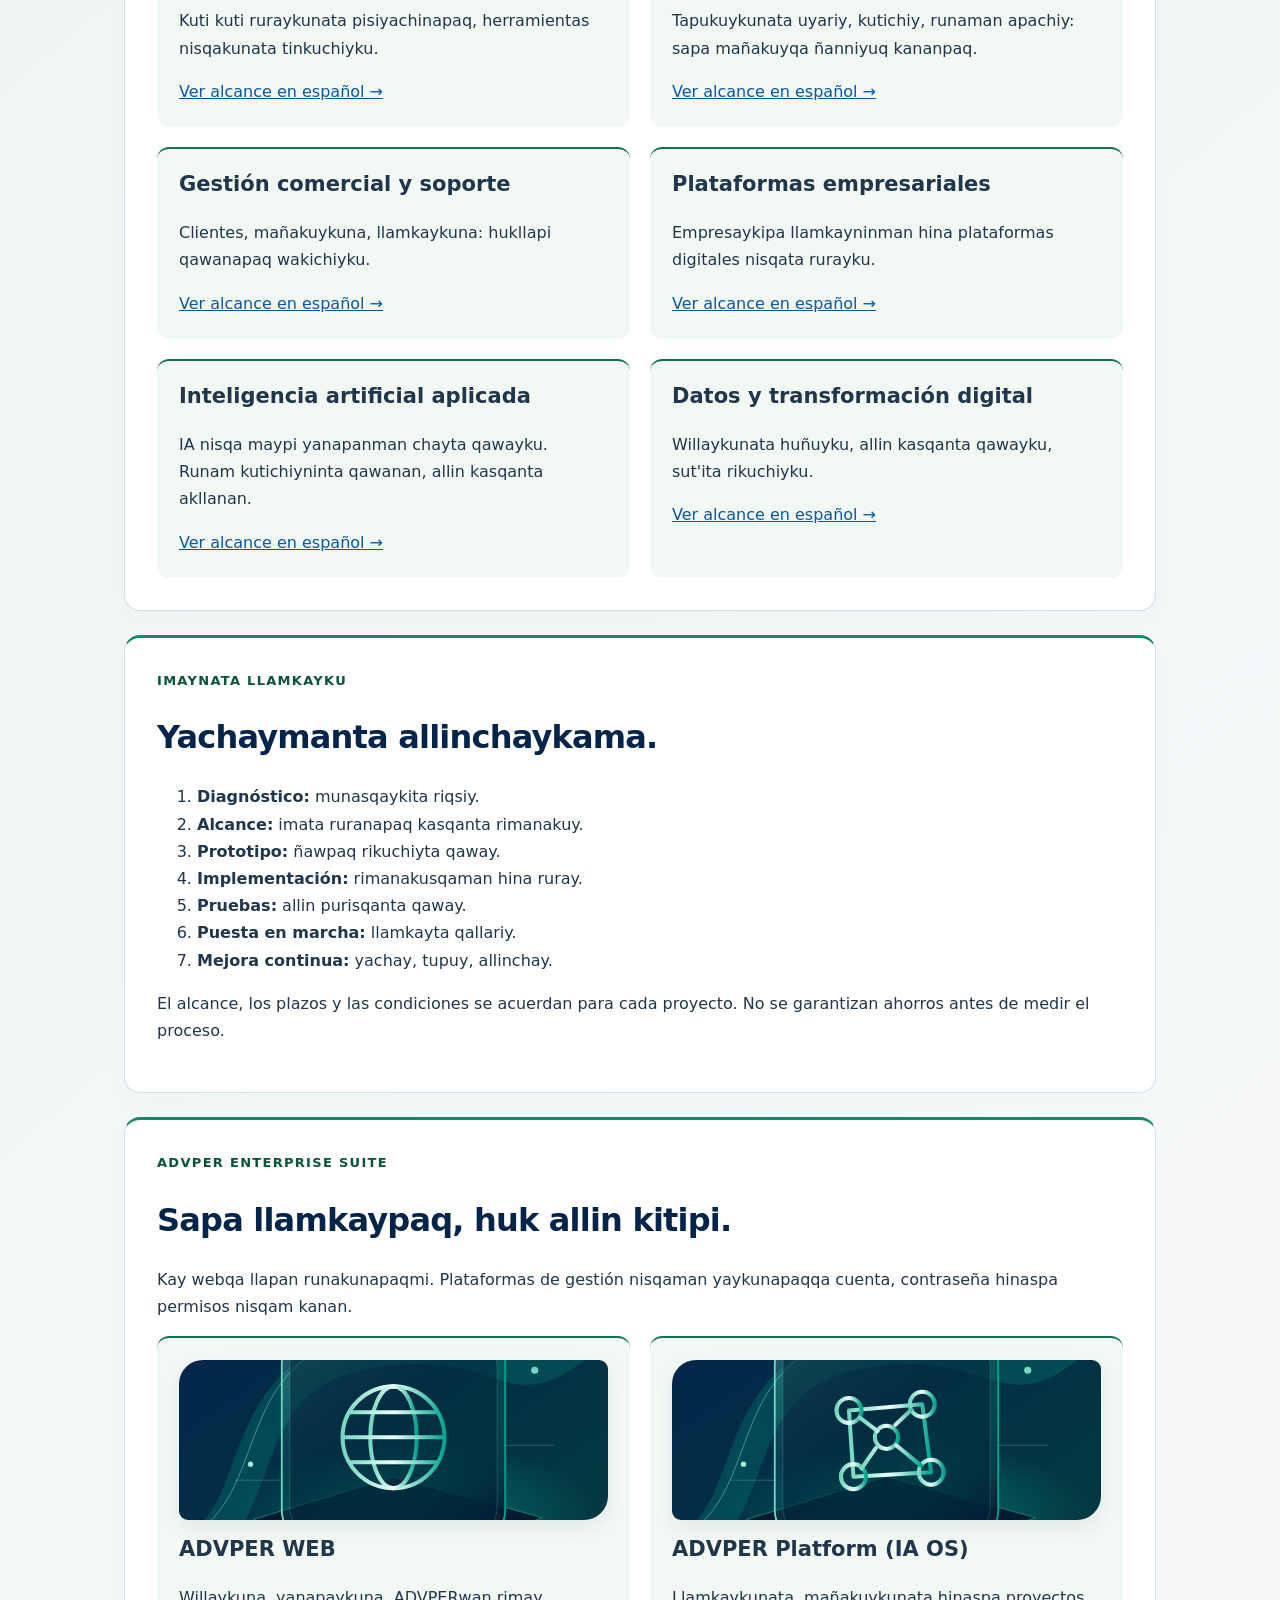
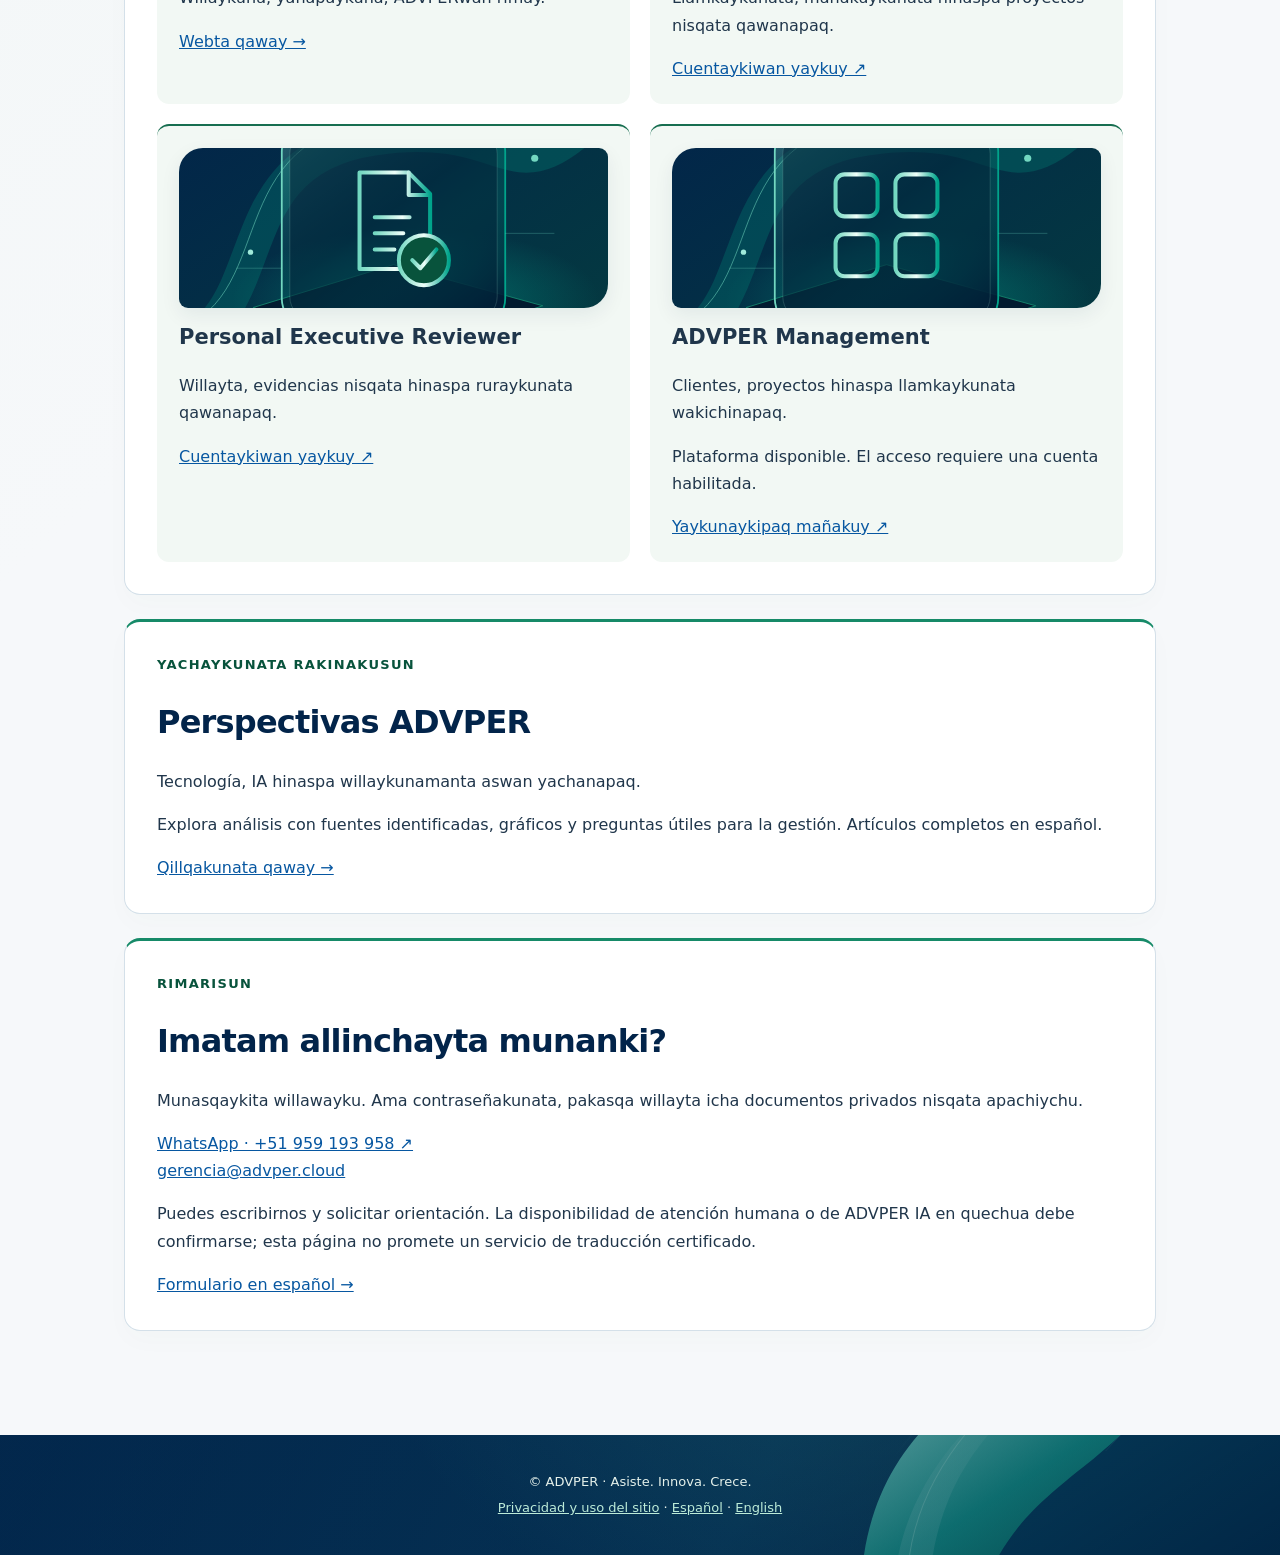
<file: qu.html>
<!doctype html>
<html lang="qu"><head><meta charset="utf-8"><meta name="viewport" content="width=device-width,initial-scale=1"><title>ADVPER | Runasimi · Quechua sureño</title><meta name="description" content="ADVPER: presentación informativa en quechua sureño sobre soluciones digitales, automatización y contacto."><link rel="alternate" hreflang="es" href="index.html"><link rel="alternate" hreflang="en" href="en.html"><link rel="stylesheet" href="assets/brand/vector-design.css"><link rel="stylesheet" href="assets/brand/editorial-experience.css"><link rel="stylesheet" href="assets/brand/premium-refinement.css"></head>
<body class="public-document english-page quechua-page"><header class="document-header"><a href="index.html" aria-label="ADVPER · inicio"><img src="assets/brand/advper-logo.svg" width="1478" height="1064" alt="ADVPER"></a><nav class="language-switch" aria-label="Idioma / Language"><a href="index.html" lang="es">ES</a><a href="en.html" lang="en">EN</a><a href="qu.html" lang="qu" aria-current="page">QU</a></nav></header><main>
<section class="english-hero"><div class="section-kicker">ADVPER · Runasimi</div><h1>Hukllachasqa llamkay.<br>Aswan allin puririy.</h1><p>Runa, llamkay, willay: llapanta tinkuchispa empresaykita yanapayku. Plataformas digitales, automatización hinaspa integraciones nisqawan llamkayta allinchayku.</p><div class="english-actions"><a class="btn btn-whatsapp" href="https://wa.me/51959193958" target="_blank" rel="noopener noreferrer">WhatsApp nisqapi rimarisun ↗</a><a class="btn btn-outline" href="mailto:gerencia@advper.cloud">ADVPERman qillqay ↗</a></div></section>
<p class="translation-note" lang="es"><strong>Quechua sureño · presentación informativa.</strong> Se conservan los nombres de productos y algunos términos técnicos en español. Esta propuesta de traducción requiere revisión lingüística especializada y no representa todas las variedades del quechua. El formulario, las condiciones y los artículos completos están disponibles en español.</p>
<section><div class="section-kicker">Ñuqaykumanta</div><h2>Yanapay. Musuqchay. Wiñay.</h2><p>ADVPER empresakunata yanapan: llamkayta allinchaypaq, willayta huñunaypaq, allin yuyaywan akllanapaq. Runakunawan kuska llamkayku.</p><div class="english-grid"><article><h3>Yanapay</h3><p>Imata munasqaykita uyariyku. Qamwan kuska ñanta maskayku.</p><small lang="es">Asiste: comprender y acompañar.</small></article><article><h3>Musuqchay</h3><p>Musuq ruraykunata maskayku, chaymanta llamkaypi allin kasqanta qawayku.</p><small lang="es">Innova: construir y validar utilidad.</small></article><article><h3>Wiñay</h3><p>Llamkayniykipa wiñananpaq, willayta allinta wakichiyku.</p><small lang="es">Crece: preparar una base adaptable.</small></article><article><h3>Kuska puririy</h3><p>Allin llamkay, sut'i willay, runakunapa yuyaynin: chaykunawan puriyku.</p><small lang="es">Colaboración, claridad y control humano.</small></article></div></section>
<section><div class="section-kicker">Imatam rurayku</div><h2>Empresaykipa llamkayninpaq.</h2><div class="english-grid">
<article><h3>Automatización e integraciones</h3><p>Kuti kuti ruraykunata pisiyachinapaq, herramientas nisqakunata tinkuchiyku.</p><a href="soluciones.html#automatizacion" lang="es">Ver alcance en español →</a></article>
<article><h3>Atención digital</h3><p>Tapukuykunata uyariy, kutichiy, runaman apachiy: sapa mañakuyqa ñanniyuq kananpaq.</p><a href="soluciones.html#atencion" lang="es">Ver alcance en español →</a></article>
<article><h3>Gestión comercial y soporte</h3><p>Clientes, mañakuykuna, llamkaykuna: hukllapi qawanapaq wakichiyku.</p><a href="soluciones.html#gestion" lang="es">Ver alcance en español →</a></article>
<article><h3>Plataformas empresariales</h3><p>Empresaykipa llamkayninman hina plataformas digitales nisqata rurayku.</p><a href="soluciones.html#plataformas" lang="es">Ver alcance en español →</a></article>
<article><h3>Inteligencia artificial aplicada</h3><p>IA nisqa maypi yanapanman chayta qawayku. Runam kutichiyninta qawanan, allin kasqanta akllanan.</p><a href="soluciones.html#ia" lang="es">Ver alcance en español →</a></article>
<article><h3>Datos y transformación digital</h3><p>Willaykunata huñuyku, allin kasqanta qawayku, sut'ita rikuchiyku.</p><a href="soluciones.html#datos" lang="es">Ver alcance en español →</a></article></div></section>
<section><div class="section-kicker">Imaynata llamkayku</div><h2>Yachaymanta allinchaykama.</h2><ol><li><strong>Diagnóstico:</strong> munasqaykita riqsiy.</li><li><strong>Alcance:</strong> imata ruranapaq kasqanta rimanakuy.</li><li><strong>Prototipo:</strong> ñawpaq rikuchiyta qaway.</li><li><strong>Implementación:</strong> rimanakusqaman hina ruray.</li><li><strong>Pruebas:</strong> allin purisqanta qaway.</li><li><strong>Puesta en marcha:</strong> llamkayta qallariy.</li><li><strong>Mejora continua:</strong> yachay, tupuy, allinchay.</li></ol><p lang="es">El alcance, los plazos y las condiciones se acuerdan para cada proyecto. No se garantizan ahorros antes de medir el proceso.</p></section>
<section><div class="section-kicker">ADVPER Enterprise Suite</div><h2>Sapa llamkaypaq, huk allin kitipi.</h2><p>Kay webqa llapan runakunapaqmi. Plataformas de gestión nisqaman yaykunapaqqa cuenta, contraseña hinaspa permisos nisqam kanan.</p><div class="english-grid">
<article><img class="product-image" src="assets/brand/advper-product-web.svg" width="480" height="320" alt=""><h3>ADVPER WEB</h3><p>Willaykuna, yanapaykuna, ADVPERwan rimay.</p><a href="index.html">Webta qaway →</a></article>
<article><img class="product-image" src="assets/brand/advper-product-os.svg" width="480" height="320" alt=""><h3>ADVPER Platform (IA OS)</h3><p>Llamkaykunata, mañakuykunata hinaspa proyectos nisqata qawanapaq.</p><a href="https://os.advper.cloud/login" target="_blank" rel="noopener noreferrer">Cuentaykiwan yaykuy ↗</a></article>
<article><img class="product-image" src="assets/brand/advper-product-reviewer.svg" width="480" height="320" alt=""><h3>Personal Executive Reviewer</h3><p>Willayta, evidencias nisqata hinaspa ruraykunata qawanapaq.</p><a href="https://advper.advper.cloud/login" target="_blank" rel="noopener noreferrer">Cuentaykiwan yaykuy ↗</a></article>
<article><img class="product-image" src="assets/brand/advper-product-management.svg" width="480" height="320" alt=""><h3>ADVPER Management</h3><p>Clientes, proyectos hinaspa llamkaykunata wakichinapaq.</p><p lang="es">Plataforma disponible. El acceso requiere una cuenta habilitada.</p><a href="https://wa.me/51959193958" target="_blank" rel="noopener noreferrer">Yaykunaykipaq mañakuy ↗</a></article></div></section>
<section><div class="section-kicker">Yachaykunata rakinakusun</div><h2>Perspectivas ADVPER</h2><p>Tecnología, IA hinaspa willaykunamanta aswan yachanapaq.</p><p lang="es">Explora análisis con fuentes identificadas, gráficos y preguntas útiles para la gestión. Artículos completos en español.</p><a href="index.html#perspectivas">Qillqakunata qaway →</a></section>
<section><div class="section-kicker">Rimarisun</div><h2>Imatam allinchayta munanki?</h2><p>Munasqaykita willawayku. Ama contraseñakunata, pakasqa willayta icha documentos privados nisqata apachiychu.</p><p><a href="https://wa.me/51959193958" target="_blank" rel="noopener noreferrer">WhatsApp · +51 959 193 958 ↗</a><br><a href="mailto:gerencia@advper.cloud">gerencia@advper.cloud</a></p><p lang="es">Puedes escribirnos y solicitar orientación. La disponibilidad de atención humana o de ADVPER IA en quechua debe confirmarse; esta página no promete un servicio de traducción certificado.</p><a href="index.html#diagnostico" lang="es">Formulario en español →</a></section>
</main><footer class="document-footer">© ADVPER · Asiste. Innova. Crece.<br><a href="privacidad.html" lang="es">Privacidad y uso del sitio</a> · <a href="index.html" lang="es">Español</a> · <a href="en.html" lang="en">English</a></footer><script defer data-enabled="true" referrerpolicy="no-referrer" src="https://manage.advper.cloud/audience.js"></script></body></html>
</file>
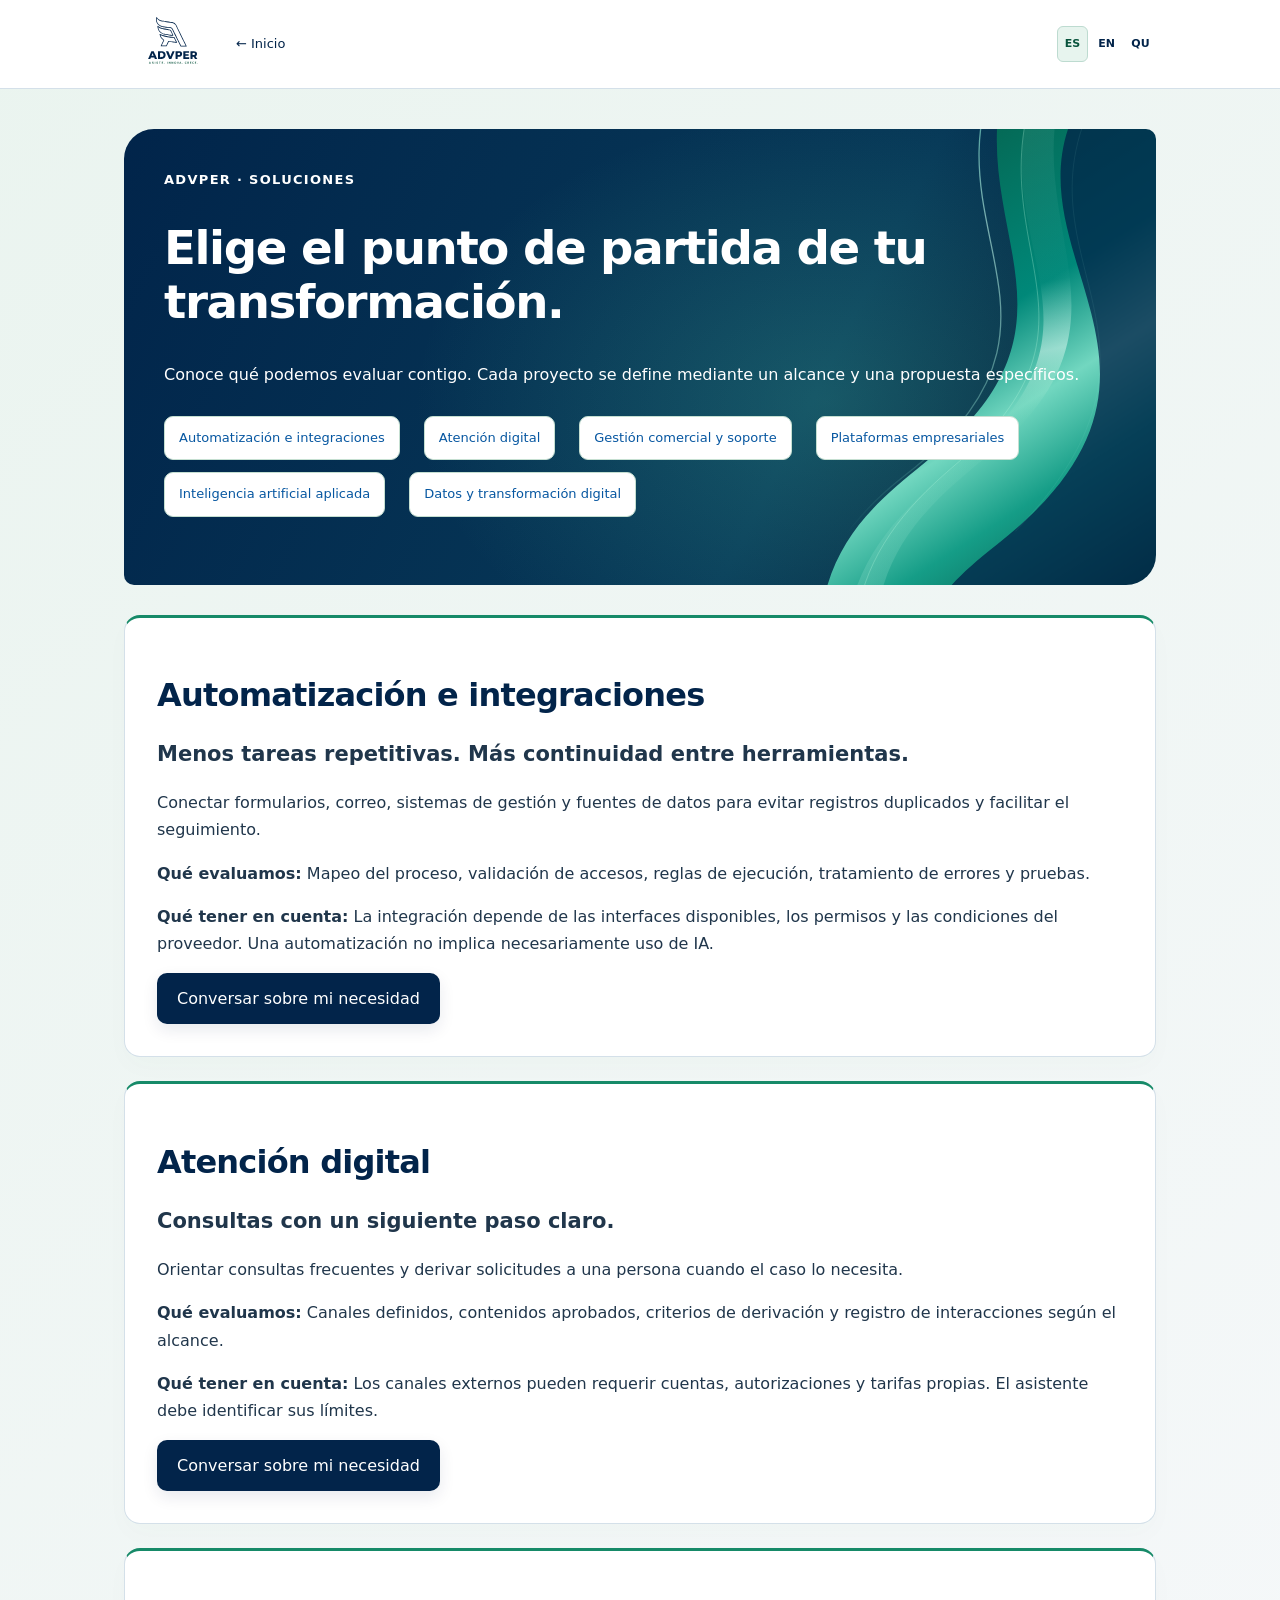
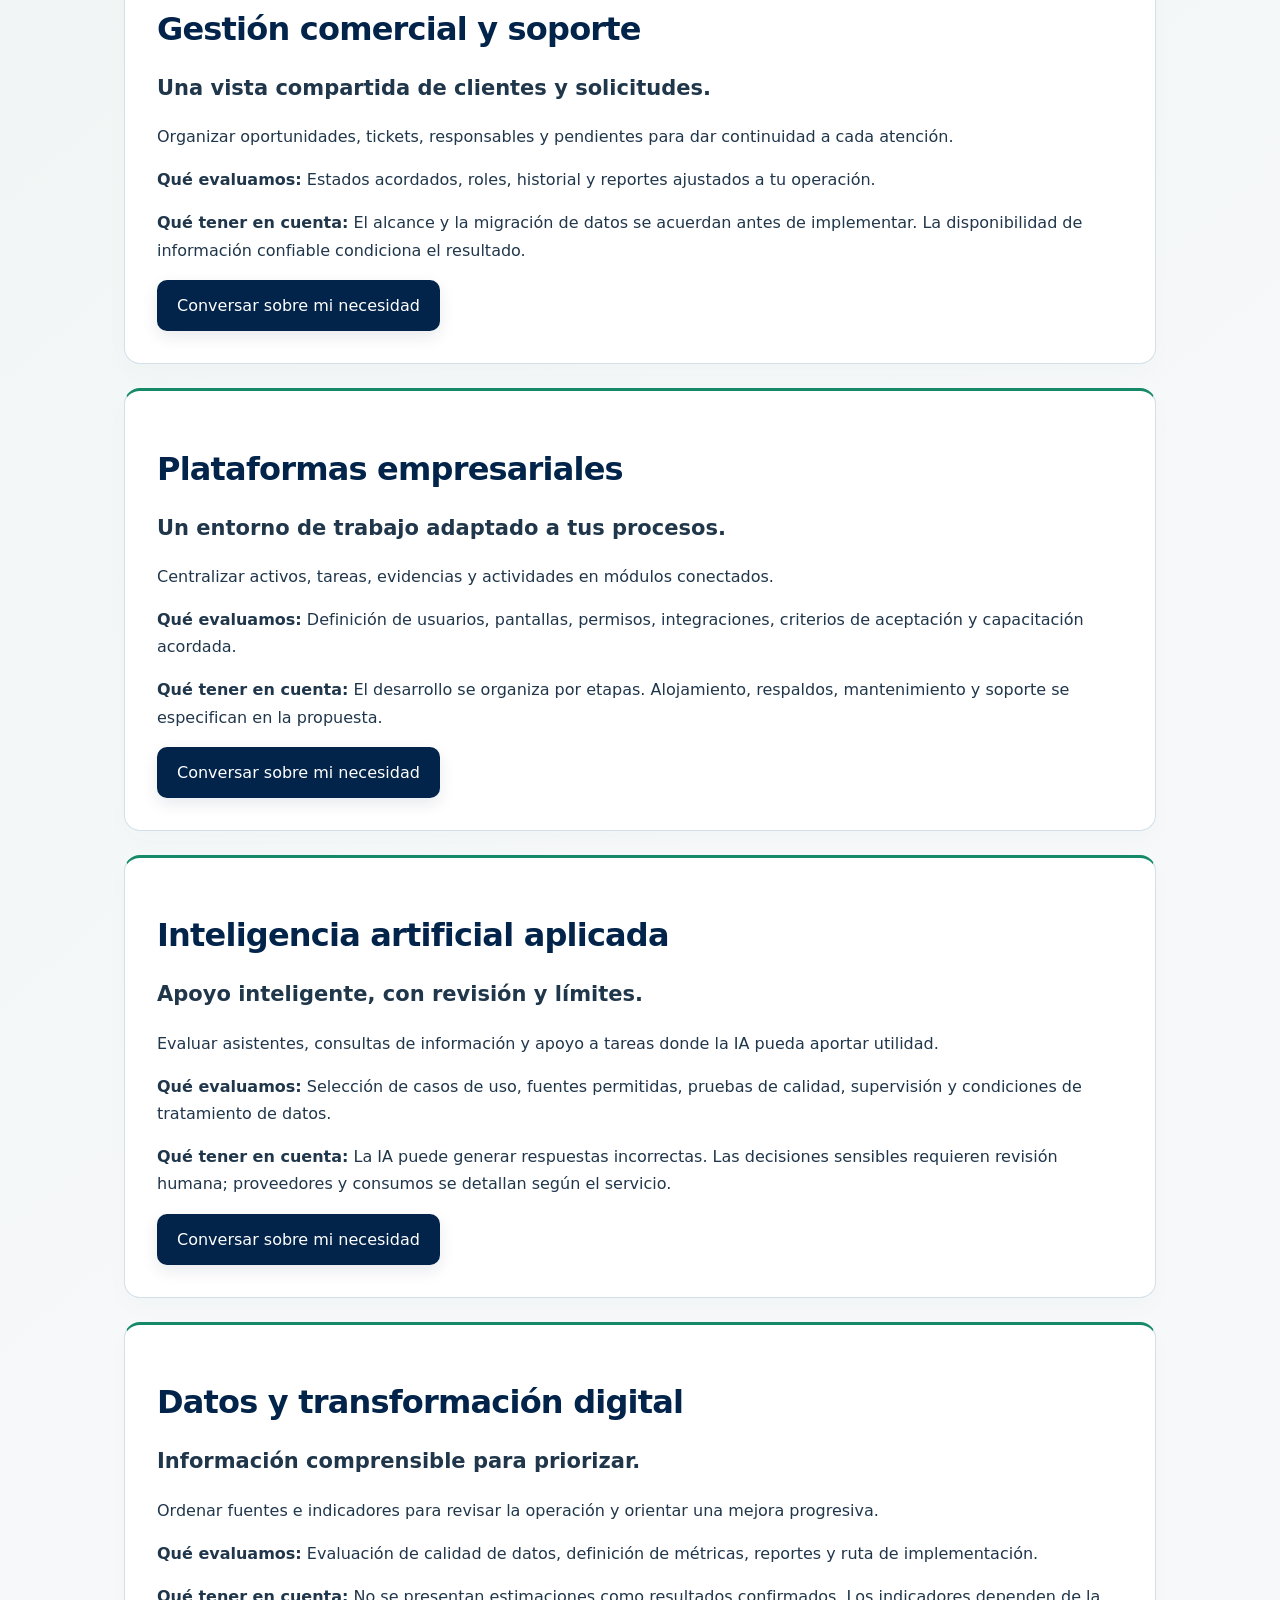
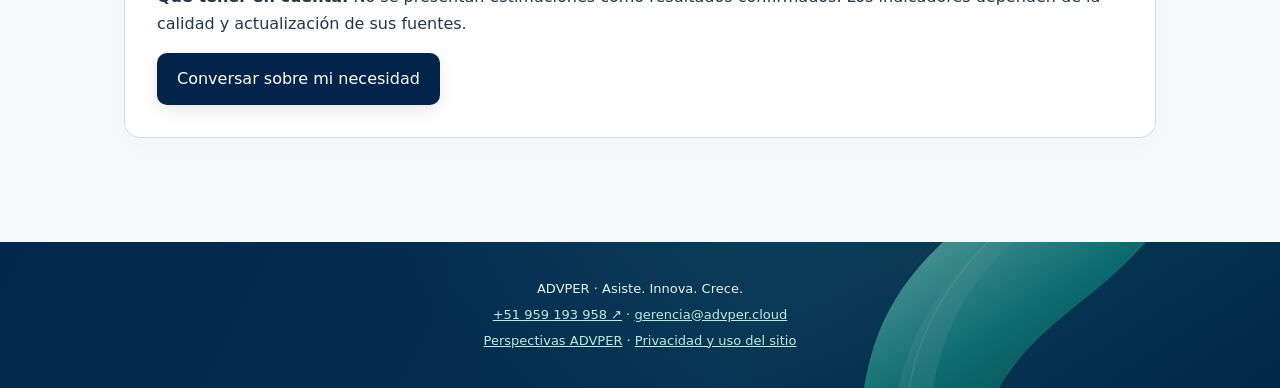
<file: soluciones.html>
<!doctype html>
<html lang="es"><head><meta charset="utf-8"><meta name="viewport" content="width=device-width,initial-scale=1"><title>Soluciones | ADVPER</title><meta name="description" content="Soluciones. Tecnología aplicada a las necesidades de tu empresa."><link rel="stylesheet" href="assets/brand/vector-design.css"><link rel="stylesheet" href="assets/brand/premium-refinement.css"></head><body class="public-document"><header class="document-header"><a href="index.html#inicio"><img src="assets/brand/advper-logo.svg" width="1478" height="1064" alt="ADVPER"><span>← Inicio</span></a><nav class="language-switch" aria-label="Idioma / Language"><a href="index.html" lang="es" aria-current="page">ES</a><a href="en.html" lang="en">EN</a><a href="qu.html" lang="qu">QU</a></nav></header><main><div class="document-hero"><div class="section-kicker">ADVPER · Soluciones</div><h1>Elige el punto de partida de tu transformación.</h1><p>Conoce qué podemos evaluar contigo. Cada proyecto se define mediante un alcance y una propuesta específicos.</p><nav class="document-index" aria-label="Soluciones"><a href="#automatizacion">Automatización e integraciones</a><a href="#atencion">Atención digital</a><a href="#gestion">Gestión comercial y soporte</a><a href="#plataformas">Plataformas empresariales</a><a href="#ia">Inteligencia artificial aplicada</a><a href="#datos">Datos y transformación digital</a></nav></div><section id="automatizacion"><h2>Automatización e integraciones</h2><h3>Menos tareas repetitivas. Más continuidad entre herramientas.</h3><p>Conectar formularios, correo, sistemas de gestión y fuentes de datos para evitar registros duplicados y facilitar el seguimiento.</p><p><strong>Qué evaluamos:</strong> Mapeo del proceso, validación de accesos, reglas de ejecución, tratamiento de errores y pruebas.</p><p><strong>Qué tener en cuenta:</strong> La integración depende de las interfaces disponibles, los permisos y las condiciones del proveedor. Una automatización no implica necesariamente uso de IA.</p><a class="btn btn-primary" href="index.html#diagnostico">Conversar sobre mi necesidad</a></section>
<section id="atencion"><h2>Atención digital</h2><h3>Consultas con un siguiente paso claro.</h3><p>Orientar consultas frecuentes y derivar solicitudes a una persona cuando el caso lo necesita.</p><p><strong>Qué evaluamos:</strong> Canales definidos, contenidos aprobados, criterios de derivación y registro de interacciones según el alcance.</p><p><strong>Qué tener en cuenta:</strong> Los canales externos pueden requerir cuentas, autorizaciones y tarifas propias. El asistente debe identificar sus límites.</p><a class="btn btn-primary" href="index.html#diagnostico">Conversar sobre mi necesidad</a></section>
<section id="gestion"><h2>Gestión comercial y soporte</h2><h3>Una vista compartida de clientes y solicitudes.</h3><p>Organizar oportunidades, tickets, responsables y pendientes para dar continuidad a cada atención.</p><p><strong>Qué evaluamos:</strong> Estados acordados, roles, historial y reportes ajustados a tu operación.</p><p><strong>Qué tener en cuenta:</strong> El alcance y la migración de datos se acuerdan antes de implementar. La disponibilidad de información confiable condiciona el resultado.</p><a class="btn btn-primary" href="index.html#diagnostico">Conversar sobre mi necesidad</a></section>
<section id="plataformas"><h2>Plataformas empresariales</h2><h3>Un entorno de trabajo adaptado a tus procesos.</h3><p>Centralizar activos, tareas, evidencias y actividades en módulos conectados.</p><p><strong>Qué evaluamos:</strong> Definición de usuarios, pantallas, permisos, integraciones, criterios de aceptación y capacitación acordada.</p><p><strong>Qué tener en cuenta:</strong> El desarrollo se organiza por etapas. Alojamiento, respaldos, mantenimiento y soporte se especifican en la propuesta.</p><a class="btn btn-primary" href="index.html#diagnostico">Conversar sobre mi necesidad</a></section>
<section id="ia"><h2>Inteligencia artificial aplicada</h2><h3>Apoyo inteligente, con revisión y límites.</h3><p>Evaluar asistentes, consultas de información y apoyo a tareas donde la IA pueda aportar utilidad.</p><p><strong>Qué evaluamos:</strong> Selección de casos de uso, fuentes permitidas, pruebas de calidad, supervisión y condiciones de tratamiento de datos.</p><p><strong>Qué tener en cuenta:</strong> La IA puede generar respuestas incorrectas. Las decisiones sensibles requieren revisión humana; proveedores y consumos se detallan según el servicio.</p><a class="btn btn-primary" href="index.html#diagnostico">Conversar sobre mi necesidad</a></section>
<section id="datos"><h2>Datos y transformación digital</h2><h3>Información comprensible para priorizar.</h3><p>Ordenar fuentes e indicadores para revisar la operación y orientar una mejora progresiva.</p><p><strong>Qué evaluamos:</strong> Evaluación de calidad de datos, definición de métricas, reportes y ruta de implementación.</p><p><strong>Qué tener en cuenta:</strong> No se presentan estimaciones como resultados confirmados. Los indicadores dependen de la calidad y actualización de sus fuentes.</p><a class="btn btn-primary" href="index.html#diagnostico">Conversar sobre mi necesidad</a></section></main><footer class="document-footer">ADVPER · Asiste. Innova. Crece.<br><a href="https://wa.me/51959193958" target="_blank" rel="noopener noreferrer">+51 959 193 958 ↗</a> · <a href="mailto:gerencia@advper.cloud">gerencia@advper.cloud</a><br><a href="index.html#perspectivas">Perspectivas ADVPER</a> · <a href="privacidad.html">Privacidad y uso del sitio</a></footer><script defer data-enabled="true" referrerpolicy="no-referrer" src="https://manage.advper.cloud/audience.js"></script></body></html>
</file>
<file: assets/brand/vector-design.css>
/* ADVPER official vector identity. Visual-only layer; no lead or assistant logic. */
:root {
  --navy: #02244a;
  --teal: #08533c;
  --teal-soft: #e6f4ef;
  --blue: #0757a1;
  --blue-soft: #edf4fb;
  --ink: #20364b;
  --muted: #526579;
  --line: #d4e0e9;
  --surface: #f4f7fa;
}
html { scroll-padding-top: 112px; }
body { font-family: 'Segoe UI', system-ui, sans-serif; color: var(--ink); }
.topbar { background: #fff; border-bottom: 1px solid var(--line); box-shadow: 0 3px 18px #02244a08; }
.nav { min-height: 104px; gap: 20px; }
.brand { gap: 16px; }
.brand-logo { width: 130px; height: 94px; object-fit: contain; border: 0; border-radius: 0; background: transparent; box-shadow: none; }
.brand-text strong { color: var(--navy); letter-spacing: .08em; }
.brand-text span { color: var(--muted); }
.nav-links a { color: var(--navy); }
.btn { min-height: 44px; border-radius: 10px; transition: background-color 180ms, border-color 180ms, box-shadow 180ms; }
.btn-primary { background: var(--navy); box-shadow: 0 6px 16px #02244a18; }
.btn-primary:hover { background: #073958; }
.btn-whatsapp { background: var(--teal); }
.btn-whatsapp:hover { background: #06432f; }
.btn-outline:hover { background: var(--blue-soft); border-color: #8ca4bd; }
:where(a,button,input,select,textarea):focus-visible { outline: 3px solid #0757a1; outline-offset: 4px; }
.hero {
  min-height: 650px;
  isolation: isolate;
  overflow: hidden;
  background: #01244a url('advper-hero-curves.svg') right center / cover no-repeat;
}
.hero-inner { position: relative; z-index: 1; padding: 88px 0 70px; }
.hero h1 { max-width: 850px; font-size: clamp(38px, 5.3vw, 72px); letter-spacing: -.035em; line-height: 1.08; }
.hero-copy { max-width: 650px; font-size: clamp(18px, 2vw, 21px); line-height: 1.65; color: #e6eef5; }
.hero .btn-primary { background: #fff; color: var(--navy); }
.hero .btn-outline { background: #02244a; color: #fff; border-color: #86a4ba; }
.hero .btn-primary:hover { background: #e6f4ef; }
.hero .btn-outline:hover { background: #073958; }
.hero :focus-visible { outline-color: #b2e9de; }
.eyebrow { color: #b2e9de; letter-spacing: .12em; }
.eyebrow::before { background: #72d7c0; }
.hero-metrics { gap: 20px; }
.metric { border-left: 2px solid #72d7c0; border-radius: 0 8px 8px 0; background: #ffffff09; backdrop-filter: none; padding: 14px 16px; }
.metric strong { font-size: 21px; }
.metric span { color: #d6e5ee; line-height: 1.55; }
main > section:not(.hero) { padding: 76px 0; }
.section-head h2 { letter-spacing: -.025em; line-height: 1.15; }
.section-head p { line-height: 1.7; }
.card { border-radius: 16px; padding: 28px; box-shadow: 0 8px 28px #02244a05; }
.card h3 { color: var(--navy); }
.card p { line-height: 1.65; }
.check { background: var(--teal-soft); color: var(--teal); }
input,select,textarea { font: inherit; }
footer .foot { align-items: center; gap: 24px; }
.footer-brand-logo { width: 130px; height: 94px; object-fit: contain; background: #fff; border-radius: 10px; padding: 6px; flex-shrink: 0; }
.advper-assistant-trigger { background: var(--navy); border-color: #008879; min-height: 44px; }
.advper-assistant-trigger:hover { background: #073958; }
.advper-ai-glyph:before { background: conic-gradient(from 20deg,#008879,#02244a,#72d7c0,#008879); }
#advperAssistantTrigger .advper-ai-glyph:before { animation: advper-orbit 6s linear infinite; }
@media (prefers-reduced-motion: reduce) {
  #advperAssistantTrigger .advper-ai-glyph:before { animation: none; }
}
@media(max-width: 1100px) { .brand-text { display: none; } .nav { gap: 12px; } }
@media(max-width: 640px) {
  html { scroll-padding-top: 100px; }
  .nav { min-height: 90px; gap: 8px; }
  .brand-logo { width: 106px; height: 77px; }
  .nav-actions { gap: 6px; }
  .nav-actions .btn { padding: 10px 12px; font-size: 12px; }
  .hero { min-height: 0; background-position: 62% center; }
  .hero-inner { padding: 58px 0; }
  .hero-metrics { gap: 12px; }
  main > section:not(.hero) { padding: 52px 0; }
  .card { padding: 22px; }
  footer .foot { flex-wrap: wrap; }
}
@media(prefers-reduced-motion: reduce) {
  html { scroll-behavior: auto; }
  *,*::before,*::after { animation: none !important; transition: none !important; }
}
.skip-link { position: fixed; top: 8px; left: 12px; padding: 12px; z-index: 3000; transform: translateY(-180%); background: #fff; color: var(--navy); }
.skip-link:focus { transform: none; }
.menu-toggle { display: none; }
.detail-link { display: inline-block; color: #0757a1; font-weight: 650; margin-top: 12px; text-underline-offset: 4px; }
.section-kicker { color: var(--teal); font-weight: 700; margin-bottom: 14px; text-transform: uppercase; font-size: 13px; letter-spacing: .1em; }
.principles-title { margin-top: 36px; }
.principles { list-style: none; padding: 0; display: grid; grid-template-columns: repeat(5,1fr); gap: 18px; }
.principles li { border-top: 2px solid #008879; padding-top: 16px; }
.principles strong,.principles span { display: block; }
.principles span { margin-top: 8px; color: var(--muted); font-size: 14px; line-height: 1.6; }
.faq-wrap { max-width: 960px; }
.faq-wrap details { border-bottom: 1px solid var(--line); padding: 4px 0; }
.faq-wrap summary { cursor: pointer; padding: 20px 8px; color: var(--navy); font-weight: 650; }
.faq-wrap summary:focus-visible { outline: 3px solid #0757a1; outline-offset: 2px; }
.faq-wrap details p { margin: 0 8px 20px; max-width: 800px; line-height: 1.75; }
.footer-links { display: flex; flex-wrap: wrap; gap: 18px; }
.footer-links a { color: #fff; text-decoration: underline; text-underline-offset: 4px; }
.chat-launch { display: none; } /* Public entry uses the shared assistant, not the legacy demo. */
.public-document { margin: 0; font: 17px/1.7 'Segoe UI',system-ui,sans-serif; background: #f4f7fa; }
.public-document main { max-width: 1000px; margin: 0 auto; padding: 40px 24px 80px; }
.public-document .document-header { background: #fff; padding: 16px 24px; border-bottom: 1px solid var(--line); }
.public-document .document-header a { color: var(--navy); }
.public-document h1 { font-size: clamp(30px,5vw,48px); line-height: 1.2; }
.public-document h2 { font-size: 26px; color: var(--navy); }
.public-document section { background: #fff; padding: 28px; border: 1px solid var(--line); border-radius: 16px; margin: 24px 0; scroll-margin-top: 24px; }
.public-document a { color: #0757a1; }
.public-document .btn-primary { display: inline-block; color: #fff; text-decoration: none; padding: 12px 20px; }
.document-index { display: flex; flex-wrap: wrap; gap: 12px 24px; margin: 28px 0; }
@media(max-width:1100px) {
  .nav { position: relative; }
  .menu-toggle { display: block; border: 1px solid #8ca4bd; background: #fff; color: var(--navy); border-radius: 8px; min-height: 44px; padding: 8px 14px; cursor: pointer; margin-left: auto; }
  .nav-links { display: none; }
  .nav-links.is-open { display: flex; position: absolute; top: 100%; left: 0; right: 0; flex-direction: column; align-items: stretch; padding: 16px; background: #fff; border: 1px solid var(--line); box-shadow: 0 14px 24px #02244a15; z-index: 20; }
  .nav-links a { padding: 12px; }
  .principles { grid-template-columns: repeat(2,1fr); }
}

/* Public navigation and progressive information: ADVPER, 2026-09-29. */
.nav { position: relative; }
.nav-links { gap: 6px; }
.nav-disclosure,.menu-card,.menu-bottom-link,button.detail-link { font: inherit; cursor: pointer; }
.nav-disclosure { display: flex; gap: 9px; align-items: center; min-height: 44px; border: 1px solid transparent; border-radius: 9px; padding: 10px 13px; color: var(--navy); background: transparent; font-size: 14px; font-weight: 600; }
.chevron { width: 7px; height: 7px; border: solid currentColor; border-width: 0 1.5px 1.5px 0; transform: rotate(45deg); transition: transform 180ms; margin-top: -3px; }
.nav-disclosure[aria-expanded="true"] .chevron { transform: rotate(225deg); margin-top: 3px; }
.nav-disclosure:is(:hover,:focus-visible,[aria-expanded="true"]) { background: #edf5f3; border-color: #bfd7ce; color: #08533c; }
.nav-cta { gap: 12px; white-space: nowrap; }
.nav-panel { position: absolute; top: calc(100% - 2px); padding: 26px; background: #fff; border: 1px solid #d4e0e9; border-radius: 0 0 20px 20px; box-shadow: 0 24px 42px #02244a24; white-space: normal; color: var(--ink); }
.nav-panel[hidden] { display: none; }
.mega-panel { left: 0; right: 0; display: grid; grid-template-columns: 1.6fr 1fr; gap: 28px; }
.compact-panel { width: 440px; right: 160px; }
#companyMenu { right: 310px; }
.access-panel { width: 455px; right: 0; }
.panel-kicker { color: #08533c; font-size: 11px; font-weight: 750; letter-spacing: .1em; text-transform: uppercase; margin: 0 0 14px; }
.menu-grid { display: grid; grid-template-columns: repeat(2,minmax(0,1fr)); gap: 6px; }
.menu-card { display: flex; align-items: flex-start; gap: 12px; width: 100%; text-align: left; padding: 15px 12px; border: 1px solid transparent; border-radius: 12px; background: transparent; color: var(--navy); text-decoration: none; }
.menu-card strong { display: block; font-size: 14px; line-height: 1.45; font-weight: 650; }
.menu-card small { display: block; font-size: 12px; line-height: 1.55; color: var(--muted); margin-top: 4px; }
.menu-card .ui-icon { margin-top: 2px; flex-shrink: 0; color: #08533c; }
.ui-icon { width: 24px; height: 24px; display: inline-block; flex-shrink: 0; }
.link-arrow { margin-left: auto; color: #5f7c8f; }
.menu-card:is(:hover,:focus-visible) { background: #f0f7f5; border-color: #bad8ce; color: var(--navy); }
.menu-card:is(:hover,:focus-visible) .link-arrow { color: #08533c; transform: translate(2px,-2px); }
.menu-bottom-link { display: flex; gap: 16px; align-items: center; width: 100%; text-align: left; padding: 15px 12px 0; margin-top: 10px; border: 0; border-top: 1px solid var(--line); background: transparent; color: var(--navy); font-weight: 650; font-size: 13px; }
.menu-bottom-link:hover { color: #08533c; text-decoration: underline; text-underline-offset: 4px; }
.menu-feature { padding: 18px; border-radius: 14px; background: #f1f6f7; border: 1px solid #e0e9ed; }
.menu-feature img { width: 100%; height: 145px; object-fit: contain; }
.menu-feature strong { display: block; color: var(--navy); margin-top: 10px; font-size: 17px; }
.menu-feature p { font-size: 13px; margin: 8px 0 0; line-height: 1.6; }
.menu-feature .detail-link { font-size: 13px; }
.access-caption { font-size: 12px; line-height: 1.6; margin: -6px 0 12px; color: var(--muted); }
.product-mark { display: inline-grid; place-items: center; width: 38px; height: 38px; border: 1px solid #c4d9e5; border-radius: 10px; color: var(--navy); background: #edf4fb; font-size: 12px; font-weight: 750; flex-shrink: 0; }
.availability { display: inline-block; padding: 4px 8px; margin-top: 7px; border-radius: 6px; background: #e7f4ee; color: #08533c; font-size: 10px; font-weight: 650; line-height: 1.4; }
.availability.soon { color: #66502d; background: #f5f0e6; border: 1px solid #e6d9c1; }
.story-grid { display: grid; grid-template-columns: 1fr 1fr; gap: 64px; align-items: center; }
.story-grid h2 { font-size: clamp(28px,3vw,40px); line-height: 1.17; letter-spacing: -.025em; color: var(--navy); margin: 0; }
.story-grid p { line-height: 1.7; color: var(--muted); margin: 20px 0 26px; }
.suite-teaser { background: #fff; border: 1px solid var(--line); border-radius: 20px; padding: 24px; }
.suite-teaser img { width: 100%; height: 180px; object-fit: contain; }
.suite-teaser h3 { font-size: 21px; color: var(--navy); line-height: 1.3; margin: 8px 0; }
.suite-teaser p { font-size: 14px; margin: 10px 0; }
button.detail-link { background: none; border: 0; padding: 6px 0; text-align: left; }
.public-dialog { width: min(920px,calc(100% - 40px)); max-height: calc(100dvh - 48px); border: 1px solid #c5d5e1; padding: 0; border-radius: 22px; color: var(--ink); background: #fff; box-shadow: 0 30px 90px #00182f55; overscroll-behavior: contain; }
.public-dialog::backdrop { background: #01182f9c; backdrop-filter: blur(4px); }
.public-dialog h2 { color: var(--navy); font-size: clamp(27px,3vw,38px); line-height: 1.2; letter-spacing: -.025em; margin: 8px 0 20px; }
.public-dialog h2:focus { outline: none; }
.public-dialog h3 { color: var(--navy); font-size: 19px; }
.dialog-body { padding: 42px; }
.dialog-body p { line-height: 1.7; }
.dialog-body .section-head { max-width: none; }
.dialog-body .card { padding: 22px; min-height: 0; box-shadow: none; background: #f7fafb; }
.dialog-body .principles { grid-template-columns: repeat(3,1fr); }
.dialog-close { position: sticky; top: 14px; z-index: 2; float: right; width: 44px; height: 44px; margin: 14px 14px 0 8px; border: 1px solid #d4e0e9; border-radius: 50%; background: #fff; color: var(--navy); font-size: 26px; cursor: pointer; }
.dialog-close:hover { background: #e6f4ef; border-color: #008879; }
.dialog-actions { display: flex; align-items: center; justify-content: space-between; gap: 20px; flex-wrap: wrap; padding: 22px 42px; background: #f4f7fa; border-top: 1px solid var(--line); }
.dialog-actions p { margin: 0; font-size: 14px; }
.dialog-intro { max-width: 700px; color: var(--muted); }
.suite-grid { display: grid; grid-template-columns: 1fr 1fr; gap: 16px; margin-top: 26px; }
.suite-product { padding: 24px; border: 1px solid var(--line); border-radius: 14px; }
.suite-product .availability { float: right; }
.suite-product p { font-size: 14px; color: var(--muted); }
.suite-product .detail-link { font-size: 13px; }
.upcoming-dialog { max-width: 540px; }
.upcoming-dialog .dialog-body { clear: both; padding-top: 4px; }
body.dialog-is-open { overflow: hidden; }
.footer-message { display: flex; flex-direction: column; gap: 8px; flex: 1; }
.footer-message strong { font-size: 20px; letter-spacing: .06em; color: #fff; }
.footer-message span { color: #ccdde9; font-size: 13px; }
.footer-message a { color: #b2e9de; font-size: 14px; }
.footer-message a:hover { color: #fff; text-decoration: underline; text-underline-offset: 4px; }
.footer-social strong { color: #fff; font-size: 14px; }
.footer-social small { display: block; color: #ccdde9; font-size: 11px; margin-top: 9px; }
.social-icons { display: flex; gap: 8px; margin-top: 12px; }
.social-icons :is(button,a) { width: 44px; height: 44px; border: 1px solid #618599; border-radius: 10px; background: #ffffff09; color: #fff; font: 750 22px 'Segoe UI',sans-serif; display: grid; place-items: center; cursor: pointer; text-decoration: none; }
.social-icons :is(button,a):is(:hover,:focus-visible) { background: #e6f4ef; color: var(--navy); border-color: #e6f4ef; transform: translateY(-2px); }
.footer-base { width: min(1180px,calc(100% - 32px)); margin: 24px auto 0; padding-top: 20px; display: flex; align-items: center; gap: 24px; flex-wrap: wrap; border-top: 1px solid #ffffff24; color: #ccdde9; font-size: 12px; }
.footer-base a:last-child { margin-left: auto; }
.footer-base a:hover { color: #fff; text-decoration: underline; text-underline-offset: 4px; }
.btn,.nav-disclosure,.menu-card,.social-icons :is(button,a),.dialog-close,.detail-link,.link-arrow { transition: background-color 180ms,border-color 180ms,color 180ms,transform 180ms,box-shadow 180ms; }
.btn:is(:hover,:focus-visible) { transform: translateY(-2px); box-shadow: 0 10px 22px #02244a24; }
.btn:active,.social-icons :is(button,a):active { transform: translateY(0); }
.detail-link:is(:hover,:focus-visible) { color: #08533c; text-decoration: underline; text-underline-offset: 5px; }
.card:has(.detail-link):is(:hover,:focus-within) { border-color: #91bdae; box-shadow: 0 12px 30px #02244a0b; }
.faq-wrap summary:hover { background: #f0f7f5; color: #08533c; border-radius: 10px; }
@media(max-width:1100px) {
  body:has(#publicNav.is-open) .advper-assistant-trigger { visibility: hidden; pointer-events: none; }
  .nav-links { align-items: stretch; }
  .nav-links.is-open { max-height: calc(100dvh - 110px); overflow-y: auto; overscroll-behavior: contain; }
  .nav-disclosure { width: 100%; justify-content: space-between; }
  .nav-panel,#companyMenu { position: static; width: 100%; border-radius: 12px; padding: 16px; box-shadow: none; }
  .mega-panel { grid-template-columns: 1fr; }
  .menu-feature { display: none; }
  .nav-links .menu-card { padding: 12px; }
  .story-grid { gap: 28px; }
}
@media(max-width:640px) {
  .menu-grid,.story-grid,.suite-grid,.dialog-body .principles { grid-template-columns: 1fr; }
  .nav-cta { font-size: 12px; padding: 10px 12px; }
  .menu-toggle { padding: 8px 10px; }
  .public-dialog { width: calc(100% - 20px); max-height: calc(100dvh - 20px); border-radius: 16px; }
  .dialog-body { padding: 24px; }
  .dialog-body .architecture-grid { grid-template-columns: 1fr; }
  .dialog-actions { padding: 20px 24px; }
  .dialog-actions .btn { width: 100%; }
  .suite-product { padding: 20px; }
  .footer-message { min-width: 170px; }
  .footer-social { margin-left: 0; }
  .footer-base { gap: 16px; padding-bottom: 25px; }
  .footer-base a:last-child { margin-left: 0; }
}
@media(prefers-reduced-motion:reduce) {
  .btn:is(:hover,:focus-visible),.social-icons :is(button,a):is(:hover,:focus-visible),.menu-card:is(:hover,:focus-visible) .link-arrow { transform: none; }
}
@media(max-width:640px) {
  .nav-actions .btn-whatsapp { display: none; }
  .principles { grid-template-columns: 1fr; }
  .hero { background-position: 45% center; }
  .public-document section { padding: 22px; }
}
</file>
<file: assets/brand/editorial-experience.css>
/* ADVPER public presentation. No authentication or commercial workflow rules. */
.language-trigger { padding: 9px 11px; min-height: 44px; border: 1px solid var(--line); border-radius: 9px; background: #fff; color: var(--navy); font-size: 12px; font-weight: 700; white-space: nowrap; cursor: pointer; }
.language-trigger:hover { background: var(--teal-soft); border-color: #7eb4a4; }
.nav { gap: 14px; }
.brand-logo { width: 108px; height: 78px; }
.nav-links { gap: 4px; }
.nav-actions { gap: 9px; }
.hero { min-height: 0; }
.hero-layout { display: grid; grid-template-columns: 1.2fr 1fr; gap: 54px; align-items: center; width: min(1180px,calc(100% - 48px)); padding: 64px 0 48px; }
.hero-content { min-width: 0; }
.hero h1 { font-size: clamp(34px,3.65vw,52px); line-height: 1.15; max-width: 650px; margin: 22px 0 18px; letter-spacing: -.025em; }
.hero-copy { font-size: 18px; line-height: 1.7; }
.hero .eyebrow { font-size: 11px; line-height: 1.6; }
.hero-actions { gap: 10px; margin-top: 24px; }
.hero-actions .btn { font-size: 13px; }
.hero-secondary { display: inline-block; margin-top: 18px; color: #c8f0e3; font-size: 13px; text-underline-offset: 5px; }
.hero-secondary:hover { color: #fff; text-decoration: underline; }
.hero-metrics { gap: 10px; margin-top: 25px; }
.metric { padding: 10px 12px; }
.metric strong { font-size: 16px; }
.metric span { font-size: 11px; }
.hero-photo { margin: 0; min-width: 0; }
.photo-frame { position: relative; height: 348px; border-radius: 70px 20px 70px 20px; overflow: hidden; padding: 1px; background: #1d8a6b; border: 1px solid #99e6cf70; box-shadow: 16px 18px 0 #0b775939,0 0 70px #4ccaa22e; }
.photo-frame::after { content: ''; position: absolute; inset: 0; border-radius: inherit; box-shadow: inset 0 1px 1px #e2fffdaa,inset 0 -1px 15px #86e9c43b; pointer-events: none; }
.photo-frame img { width: 100%; height: 100%; object-fit: cover; display: block; }
.photo-overlay { position: absolute; inset: 0; display: flex; flex-direction: column; justify-content: flex-end; gap: 10px; padding: 28px; background: linear-gradient(180deg,#02244a08 20%,#012f32e8 100%); color: #fff; }
.photo-overlay span { font-size: 10px; letter-spacing: .12em; color: #beefdf; }
.photo-overlay strong { max-width: 300px; font-size: 24px; line-height: 1.25; }
.hero-photo figcaption { text-align: right; margin-top: 18px; font-size: 10px; color: #d0eade; }
.hero-photo figcaption a { text-decoration: underline; text-underline-offset: 3px; }
.capability-ribbon { background: #f4faf7; border-top: 1px solid #d1e9df; border-bottom: 1px solid #d1e9df; padding: 18px 0 25px; overflow: hidden; }
.ribbon-heading { max-width: 1180px; margin: 0 auto 18px; padding: 0 24px; display: flex; justify-content: space-between; align-items: center; gap: 12px; font-size: 10px; letter-spacing: .1em; color: #306d58; font-weight: 700; }
.ribbon-heading button { border: 1px solid #c3dcd1; background: transparent; padding: 7px 12px; color: #225941; border-radius: 20px; letter-spacing: 0; cursor: pointer; min-height: 32px; }
.ribbon-heading button:disabled { cursor: default; }
.ribbon-viewport { overflow: hidden; mask-image: linear-gradient(90deg,transparent,#000 5%,#000 95%,transparent); }
.ribbon-track { display: flex; width: max-content; }
.ribbon-track ul { list-style: none; display: flex; align-items: center; flex-shrink: 0; gap: 0; margin: 0; padding: 0; }
.ribbon-track li { white-space: nowrap; font-size: 22px; font-weight: 600; color: #2b604e; padding: 0 35px; display: flex; align-items: center; gap: 70px; }
.ribbon-track li::after { content: '✦'; color: #6d9c87; font-size: 15px; }
.capability-ribbon.is-animated .ribbon-track { animation: ribbon-drift 38s linear infinite; }
.capability-ribbon:is(:hover,:focus-within,.is-paused) .ribbon-track { animation-play-state: paused; }
@keyframes ribbon-drift { to { transform: translateX(-50%); } }
.editorial-section { background: #fcfdfc; }
.editorial-heading { display: flex; align-items: flex-start; gap: 30px; justify-content: space-between; }
.editorial-heading .section-head { max-width: 690px; }
.editorial-heading h2,.story-grid h2 { font-size: clamp(26px,2.5vw,34px); }
.editorial-edition { color: #567463; border: 1px solid #d4e4db; border-radius: 30px; padding: 10px 16px; font-size: 11px; margin-top: 5px; white-space: nowrap; }
.research-feature { display: grid; grid-template-columns: 1fr 1fr; gap: 50px; background: #eef6f1; padding: 40px; border: 1px solid #d7e7dd; border-radius: 20px; margin-bottom: 24px; }
.article-category { font-size: 10px; font-weight: 700; letter-spacing: .11em; color: #24604a; }
.research-copy h3,.editorial-card h3 { font-size: 26px; line-height: 1.25; color: var(--navy); margin: 16px 0; letter-spacing: -.015em; }
.research-copy p,.editorial-card p { font-size: 15px; line-height: 1.7; color: #425b55; }
.research-copy small,.editorial-card small { display: block; font-size: 10px; line-height: 1.6; color: #597064; margin-top: 18px; }
.adoption-chart { margin: 0; align-self: center; min-width: 0; color: #20364b; }
.adoption-chart figcaption { font-weight: 700; font-size: 16px; }
.chart-unit { display: block; font-size: 11px; color: #5d6f67; margin: 8px 0 28px; }
.chart-row { display: grid; grid-template-columns: 38px 1fr 40px; gap: 12px; align-items: center; margin: 18px 0; font-size: 13px; }
.chart-scale { height: 28px; border-left: 1px solid #78988c; background: repeating-linear-gradient(90deg,transparent,transparent calc(50% - 1px),#d4e2da calc(50% - 1px),#d4e2da 50%); }
.chart-bar { height: 100%; display: block; background: #276c52; }
.chart-bar.previous { background: #769b88; }
.chart-axis { margin: 0 52px 0 50px; display: flex; justify-content: space-between; font-size: 10px; color: #5a7267; }
.chart-note { font-size: 11px; line-height: 1.6; margin: 22px 0 10px; color: #4b6159; }
.source-link { color: #07573e; text-decoration: underline; text-underline-offset: 3px; font-size: 12px; line-height: 1.7; overflow-wrap: anywhere; }
.editorial-grid { display: grid; grid-template-columns: 1fr 1fr; gap: 24px; }
.editorial-card { overflow: hidden; border-radius: 18px; border: 1px solid #d6e4de; background: #fff; }
.editorial-card > img { display: block; width: 100%; height: 220px; object-fit: cover; object-position: 50% 61%; }
.editorial-card-body { padding: 30px; }
.governance-visual { height: 220px; display: grid; grid-template-columns: repeat(3,1fr); align-content: center; gap: 20px; text-align: center; padding: 24px; color: #d6f5e8; background: radial-gradient(ellipse at 50% 20%,#247b5d,transparent 70%),#043c32; }
.governance-visual strong { grid-column: 1/-1; grid-row: 1; margin: 0 auto; border: 1px solid #99c9b766; box-shadow: 0 0 45px #6cdeaf22,inset 0 1px 0 #e9fff522; border-radius: 30px; padding: 18px 42px; font-size: 19px; letter-spacing: .08em; }
.governance-visual span { font-size: 10px; letter-spacing: .1em; border-top: 1px solid #7fbea464; padding-top: 18px; }
.ai-concierge { margin-top: 30px; display: grid; grid-template-columns: 1fr 1fr; gap: 40px; padding: 32px; background: linear-gradient(110deg,#032e38,#07513d); color: #fff; border-radius: 18px; border: 1px solid #3d937a; }
.ai-concierge .section-kicker { color: #b2ecd2; }
.ai-concierge h3 { color: #fff; font-size: 23px; margin: 12px 0; }
.ai-concierge p { font-size: 14px; line-height: 1.7; color: #cee7dd; }
.ai-topics { display: grid; gap: 10px; align-content: center; }
.ai-topics button { border: 1px solid #78ad9866; border-radius: 9px; background: #ffffff08; color: #fff; padding: 14px 18px; text-align: left; font-size: 13px; cursor: pointer; transition: background-color 180ms,border-color 180ms; }
.ai-topics button:hover { background: #ffffff18; border-color: #b0e4ce; }
.public-dialog h2 { font-size: clamp(26px,2.6vw,34px); }
.article-dialog { width: min(840px,calc(100% - 30px)); }
.article-dialog p,.article-dialog li { font-size: 16px; line-height: 1.75; }
.article-dialog li { padding: 6px 0; }
.article-deck { color: #456e5e; font-size: 18px !important; }
.article-caveat { border-left: 3px solid #43846c; padding: 12px 18px; background: #f1f7f4; font-size: 13px !important; }
.language-options { display: grid; gap: 12px; }
.language-options .menu-card { display: flex; flex-direction: column; align-items: flex-start; border: 1px solid #d1e4da; padding: 18px; gap: 8px; }
.language-pending { margin-top: 10px; padding: 18px; border-radius: 10px; background: #f6f8f6; }
.language-pending strong { margin-right: 12px; }
.language-pending p { font-size: 13px; }
.english-page .document-header { display: flex; align-items: center; justify-content: space-between; gap: 20px; }
.english-page .document-header img { width: 100px; height: 72px; object-fit: contain; }
.english-page .english-hero { background: #02244a url('advper-hero-curves.svg') center/cover; color: #fff; }
.english-page .english-hero h1 { color: #fff; font-size: clamp(32px,4vw,48px); }
.english-page .english-hero .section-kicker { color: #aee3cc; }
.english-page .english-actions { display: flex; flex-wrap: wrap; gap: 12px; margin-top: 24px; }
.english-page .english-hero p { color: #dcebe4; }
.english-page .english-grid { display: grid; grid-template-columns: 1fr 1fr; gap: 20px; }
.english-page .english-grid article { border-top: 2px solid #176e50; }
.english-page main > section { padding: 32px; }
.english-page .english-hero .btn { color: #fff; }
/* Image skeleton retains the card composition while the lazy image decodes. */
.editorial-card > img { background: #e9f0ec; }
.hero-actions .btn { gap: 7px; }
@media(max-width:1100px) { .hero-layout { gap: 28px; } .photo-frame { height: 310px; } .hero h1 { font-size: 44px; } .brand-logo { width: 98px; height: 72px; } }
@media(max-width:800px) { .hero-layout { grid-template-columns: 1fr; padding: 44px 0 36px; } .hero-photo { max-width: 620px; width: 100%; } .photo-frame { height: 240px; border-radius: 35px 15px; } .photo-overlay strong { font-size: 21px; max-width: none; } .research-feature { grid-template-columns: 1fr; gap: 32px; padding: 28px; } .editorial-edition { display: none; } .ai-concierge { grid-template-columns: 1fr; gap: 15px; } }
@media(max-width:640px) { .nav { gap: 6px; } .brand-logo { width: 74px; height: 60px; } .nav-actions { gap: 5px; } .language-trigger { padding: 8px; font-size: 10px; } .nav-actions .nav-cta { padding: 9px; font-size: 10px; } .nav-cta span { display: none; } .menu-toggle { font-size: 11px; padding: 8px; } .hero-layout { width: calc(100% - 36px); } .hero h1 { font-size: 36px; } .hero-copy { font-size: 16px; } .hero-metrics { grid-template-columns: repeat(3,1fr); } .metric { padding: 9px; } .metric strong { font-size: 14px; } .metric span { font-size: 10px; } .ribbon-track li { font-size: 19px; padding: 0 24px; gap: 48px; } .editorial-grid { grid-template-columns: 1fr; } .editorial-card-body,.ai-concierge { padding: 24px; } .research-feature { padding: 24px 18px; } .research-copy h3,.editorial-card h3 { font-size: 23px; } .editorial-card > img { height: 200px; } .governance-visual { gap: 13px; padding: 18px; } .governance-visual span { letter-spacing: 0; } .chart-row { gap: 8px; } .chart-axis { margin-left: 46px; margin-right: 48px; } .english-page .english-grid { grid-template-columns: 1fr; } .english-page main { padding: 20px 14px; } }
@media(prefers-reduced-motion:reduce) { .ribbon-track { width: auto; } .ribbon-track ul { flex-wrap: wrap; justify-content: center; gap: 18px; } .ribbon-track ul[aria-hidden] { display: none; } .ribbon-track li { white-space: normal; font-size: 16px; padding: 0 12px; gap: 20px; } .ribbon-viewport { mask-image: none; } }
@media(max-width:640px) { .brand-logo { width: 86px; height: 64px; } .english-page main > section { padding: 24px; } }
</file>
<file: assets/brand/premium-refinement.css>
/* ADVPER public visual system. Intentionally does not style the shared assistant. */
:root{--type-h1:clamp(32px,3.65vw,52px);--type-h2:clamp(26px,2.6vw,36px);--type-h3:clamp(19px,1.8vw,23px);--brand-green:#08533c;--brand-light:#72d7c0}
*{box-sizing:border-box}html{scrollbar-width:none}html::-webkit-scrollbar{display:none}
body{font-size:16px}h1,.hero h1,.public-document h1{font-size:var(--type-h1);line-height:1.15;letter-spacing:-.03em}
h2,.section-head h2,.public-dialog h2,.story-grid h2{font-size:var(--type-h2);line-height:1.2;letter-spacing:-.025em}
h3,.card h3,.project h3,.architecture-panel h3,.research-copy h3,.editorial-card h3{font-size:var(--type-h3);line-height:1.3}p{line-height:1.7}
.language-switch{display:flex;align-items:center;gap:3px}.language-switch a{display:grid;place-items:center;min-width:31px;min-height:36px;border:1px solid transparent;border-radius:6px;font-size:11px;font-weight:700;color:var(--navy);text-decoration:none}
.language-switch a:is(:hover,:focus-visible,[aria-current]){background:#e7f4ee;border-color:#bddbd0;color:var(--brand-green)}
.hero-photo .photo-frame{height:360px}.photo-frame img{object-position:center 36%}
.photo-frame,.suite-teaser img,.editorial-card>img,.product-image{transition:transform 300ms,box-shadow 300ms,filter 300ms}
.hero-photo:hover .photo-frame{transform:translateY(-4px);box-shadow:16px 22px 0 #0b775939,0 0 70px #4ccaa250}
.photo-overlay{background:linear-gradient(180deg,transparent 40%,#012830ed 100%)}.photo-overlay strong{font-size:var(--type-h3)}
.suite-teaser>img{height:250px;object-fit:cover;object-position:center 30%;border-radius:35px 12px;box-shadow:0 14px 32px #08533c25;margin-bottom:22px}
.menu-feature img{height:160px;object-fit:cover;object-position:center 30%;border-radius:24px 8px}
:is(.card,.project,.architecture-panel,.suite-teaser,.suite-product,.editorial-card,.step,.brand-pillars button,.menu-card){transition:background-color 180ms,color 180ms,border-color 180ms,box-shadow 180ms,transform 180ms}
:is(.card,.project,.architecture-panel,.suite-teaser,.suite-product,.editorial-card,.step,.brand-pillars button,.menu-card):is(:hover,:focus-within){background:var(--brand-green);color:#fff;border-color:#139675;box-shadow:0 14px 35px #08533c25}
:is(.card,.project,.architecture-panel,.suite-teaser,.suite-product,.editorial-card,.step,.brand-pillars button,.menu-card):is(:hover,:focus-within) :is(h3,p,strong,small,span,a,button,.ui-icon,.detail-link){color:#fff}
:is(.card,.project,.architecture-panel,.suite-teaser,.suite-product,.editorial-card,.step,.brand-pillars button,.menu-card):is(:hover,:focus-within) :is(.tag,.status,.availability,.check){background:#ffffff1a;border-color:#ffffff50;color:#fff}
:is(.card,.project,.architecture-panel,.suite-teaser,.suite-product,.editorial-card):has(.detail-link){position:relative}
:is(.card,.project,.architecture-panel,.suite-teaser,.suite-product,.editorial-card)>.detail-link::after,.card .detail-link::after,.suite-teaser .detail-link::after,.editorial-card .detail-link::after{content:"";position:absolute;inset:0;border-radius:inherit}
:is(.card,.project,.architecture-panel,.suite-teaser,.suite-product,.editorial-card):is(:hover,:focus-within){transform:translateY(-3px)}
:is(.card,.project,.architecture-panel,.suite-teaser,.suite-product,.editorial-card,.step,.brand-pillars button,.menu-card) :focus-visible{outline-color:var(--brand-light)}
.process{gap:12px}.step{appearance:none;text-align:left;font:inherit;cursor:pointer;display:flex;flex-direction:column;align-items:flex-start;min-height:206px;padding:20px 16px;color:var(--navy);border:1px solid var(--line);background:#fff;border-radius:14px}
.step strong{font-size:16px;line-height:1.35;margin-bottom:10px}.step span{font-size:12px;line-height:1.65;color:var(--muted)}.step small{margin-top:auto;padding-top:15px;font-size:11px;color:var(--brand-green)}
.step::before{background:var(--brand-green)}.step:is(:hover,:focus-within)::before{background:#ffffff24;color:#fff}
#metodo{background:linear-gradient(120deg,#eaf4ef,#f7faf8 60%,#e2f2ed);border-block:1px solid #d6e8df}
#arquitectura{background:radial-gradient(ellipse at 10% 10%,#e2f4ec,transparent 60%),#fff}
#nosotros{background:#02244a url('advper-hero-curves.svg') right center/cover no-repeat}
#nosotros .story-grid>div :is(h2,p,.section-kicker){color:#fff}
#nosotros .story-grid>div .btn{color:#fff;border-color:#97d8c4;background:#ffffff08}
#nosotros .story-grid>div .btn:hover{background:var(--brand-green)}
.brand-pillars{display:grid;grid-template-columns:repeat(3,1fr);gap:14px;margin:28px 0 10px}
.brand-pillars button{padding:24px;border:1px solid #cce2d7;background:#f2f8f5;border-radius:20px 8px;text-align:left;font:inherit;color:var(--navy);cursor:pointer}
.brand-pillars button>span{display:grid;place-items:center;width:42px;height:42px;margin-bottom:16px;border-radius:12px;background:#d9eee4;color:var(--brand-green);font-weight:750;font-size:24px}
.brand-pillars strong{display:block;font-size:24px}.brand-pillars p{font-size:13px;margin-bottom:0;color:#456258}
.detail-columns{display:grid;grid-template-columns:1fr 1fr;gap:28px;margin:28px 0 0}.detail-columns>div{border-top:2px solid #1b9978;padding-top:14px}.detail-columns p{font-size:15px}
.public-dialog{scrollbar-width:none}.public-dialog::-webkit-scrollbar{display:none}.public-dialog .dialog-body{background:radial-gradient(ellipse at 100% 0,#e3f4eb,transparent 48%),#fff}
.product-image{display:block;width:100%;height:156px;object-fit:cover;border-radius:24px 9px;margin-bottom:12px;box-shadow:0 7px 20px #02244a12}
.menu-card .product-image{width:64px;height:52px;flex-shrink:0;border-radius:12px 5px;margin:0}
.suite-product .availability{float:none}.suite-product:hover .product-image{filter:brightness(1.08)}
.capability-ribbon{position:relative}.motion-control:not(:focus-visible){position:absolute;width:1px;height:1px;padding:0;margin:-1px;overflow:hidden;clip-path:inset(50%);border:0;white-space:nowrap}
.motion-control:focus-visible{position:relative;clip-path:none;width:auto;height:auto}
.editorial-section{background:linear-gradient(150deg,#f0f7f3,#fbfcfb 65%);border-top:1px solid #cfdfd6}
.editorial-heading{border-bottom:1px solid #c9dfd3;margin-bottom:30px;padding-bottom:10px}
.editorial-edition{background:#08533c;color:#fff;border-color:#08533c}.research-feature{background:#fff;border-radius:32px 12px;box-shadow:0 12px 38px #04372e09}
.editorial-card>img{height:230px;object-fit:cover;border-radius:0}.source-link{font-size:11px;color:#476658}
.article-dialog .source-link{display:inline-block;border-top:1px solid #d6e6dd;padding-top:12px}
.contact-panel{background:#02244a url('advper-hero-curves.svg') right center/cover no-repeat;border:1px solid #218672;border-radius:28px 10px;padding:32px;overflow:hidden;display:flex;flex-direction:column}
.contact-eyebrow{font-size:11px;letter-spacing:.1em;color:#a7e2cd}.contact-panel h3{font-size:28px;line-height:1.25;margin:18px 0}
.contact-panel p{font-size:15px}.contact-list{margin:12px 0}.contact-list li{padding:14px 0}
.contact-actions{display:flex;flex-direction:column;align-items:flex-start;gap:15px;margin:15px 0}
.contact-actions .btn{background:#e5f5ec;color:#064332}.contact-actions .btn:hover{background:#fff}.contact-email{color:#c8f1e1;font-size:14px}
.contact-visual{margin-top:auto;padding-top:24px}.contact-visual img{width:100%;height:210px;display:block;object-fit:cover;object-position:center 30%;border-radius:40px 12px;border:1px solid #73c9b261}
.contact-panel .privacy{font-size:12px}footer{background:#02244a url('advper-hero-curves.svg') right bottom/cover no-repeat}
footer .foot{align-items:flex-start;display:grid;grid-template-columns:100px minmax(200px,1fr) 1.4fr auto;gap:28px}
.footer-brand-logo{width:100px;height:80px}.footer-message{min-width:0}.footer-directory{display:grid;grid-template-columns:1fr 1fr;gap:30px}
.footer-directory>div{display:flex;flex-direction:column;align-items:flex-start;gap:9px}.footer-directory strong{color:#fff;font-size:13px;margin-bottom:6px}
.footer-directory a,.footer-directory button{color:#c7e1db;font:13px/1.5 'Segoe UI',sans-serif;text-decoration:none;border:0;padding:0;background:none;cursor:pointer;text-align:left}
.footer-directory :is(a,button):hover{color:#fff;text-decoration:underline;text-underline-offset:4px}
.social-icons{display:grid;grid-template-columns:repeat(3,40px);gap:8px}.social-icons :is(button,a){width:40px;height:40px}
.social-icons :is(button,a):is(:hover,:focus-visible){background:var(--brand-green);color:#fff}.footer-social small{max-width:148px;line-height:1.5}
.public-document{font-size:16px;background:linear-gradient(140deg,#eaf4ef,#f6f8fa 65%)}.public-document main{max-width:1080px}
.public-document main>section{padding:32px;border-top:3px solid #168a68;box-shadow:0 10px 26px #08533c05}
.public-document h1{max-width:850px}.public-document h2{font-size:clamp(24px,2.5vw,32px)}.public-document h3{font-size:21px}
.public-document .document-header{display:flex;justify-content:space-between;align-items:center;gap:18px;padding:12px max(24px,calc((100% - 1032px)/2));min-height:84px}
.document-header img{width:96px;height:64px;object-fit:contain;display:block}.document-header>a{font-size:13px;text-decoration:none;display:flex;align-items:center;gap:16px}
.document-hero{background:#02244a url('advper-hero-curves.svg') right center/cover;color:#fff;border-radius:30px 10px;padding:40px;margin:0 0 30px}
.document-hero :is(h1,p,.section-kicker){color:#fff}.document-index a{padding:10px 14px;border:1px solid #c5dfd1;border-radius:9px;text-decoration:none;font-size:13px;background:#fff}
.document-index a:hover{background:var(--brand-green);color:#fff}.public-document .english-hero{border-top:0;border-radius:32px 10px}
.english-grid article{border-radius:12px;padding:22px!important;background:#f2f8f4}.public-document .english-grid h3{margin-top:0}
.public-document .english-grid .product-image{height:160px;margin-bottom:16px}
.translation-note{padding:16px 20px;background:#e5f1e9;border-left:3px solid #178865;font-size:13px;color:#365d4d;border-radius:0 8px 8px 0}
.public-document footer a{color:#c5eedc}
@media(max-width:1100px){footer .foot{grid-template-columns:100px 1fr 1fr}.footer-social{grid-column:2/4}.social-icons{grid-template-columns:repeat(6,40px)}.footer-social small{max-width:none}.process{grid-template-columns:repeat(4,minmax(0,1fr))}}
@media(max-width:800px){.hero-photo .photo-frame{height:320px}.process{grid-template-columns:repeat(2,minmax(0,1fr))}.detail-columns{grid-template-columns:1fr;gap:8px}.brand-pillars{gap:10px}.brand-pillars button{padding:18px}footer .foot{grid-template-columns:100px 1fr}.footer-directory,.footer-social{grid-column:1/-1}.footer-directory{gap:25px}.suite-teaser>img{height:220px}}
@media(max-width:640px){:root{--type-h1:34px}body{font-size:15px}.nav{gap:5px}.brand-logo{width:68px;height:54px}.nav-actions{gap:4px}.language-switch{gap:1px}.language-switch a{min-width:25px;font-size:10px}.nav-actions .nav-cta{min-height:36px;padding:8px;font-size:10px}.menu-toggle{min-height:36px;padding:8px}.hero-photo .photo-frame{height:270px}.hero-layout{gap:28px}.photo-overlay{padding:23px}.brand-pillars{grid-template-columns:1fr}.brand-pillars button{display:grid;grid-template-columns:42px 1fr;align-items:center;gap:10px 16px}.brand-pillars button>span{margin:0}.brand-pillars p{grid-column:2;margin:0}.public-document main{padding:20px 14px 45px}.public-document main>section,.document-hero{padding:24px}.public-document .document-header{padding:10px 14px}.document-header>a{gap:10px}.document-header img{width:68px}.contact-panel{padding:24px}.contact-panel h3{font-size:26px}.public-dialog .dialog-body{padding:24px}.process{gap:10px}.step{min-height:200px;padding:18px 14px}.suite-product .product-image{height:150px}}
@media(prefers-reduced-motion:reduce){:is(.card,.project,.architecture-panel,.suite-teaser,.suite-product,.editorial-card,.hero-photo):hover{transform:none}.hero-photo:hover .photo-frame{transform:none}.motion-control{display:none}}
 .suite-mini-grid{display:grid;grid-template-columns:repeat(4,1fr);gap:8px;margin:0 0 23px}
.suite-mini-grid img{width:100%;height:66px;object-fit:cover;border-radius:12px 4px}
.suite-mini-grid span{display:block;text-align:center;font-size:10px;margin-top:6px;color:var(--muted)}
.research-feature{transition:background 180ms,color 180ms}
.research-feature:is(:hover,:focus-within){background:#08533c;color:#fff}
.research-feature:is(:hover,:focus-within) :is(h3,p,span,small,a,button,figcaption,strong){color:#fff}
.research-feature:is(:hover,:focus-within) .chart-bar{background:#a5ebce}
.research-feature:is(:hover,:focus-within) .chart-bar.previous{background:#65b292}
.document-footer{padding:34px 24px;text-align:center;color:#e5f1eb;font-size:13px;line-height:2}
.public-document .document-footer a{color:#bcebd8}
@media(max-width:640px){.suite-mini-grid{gap:5px}.suite-mini-grid img{height:45px}.suite-mini-grid span{font-size:9px}}
.editorial-card:is(:hover,:focus-within)>img,.suite-teaser:is(:hover,:focus-within)>img{filter:brightness(1.08);transform:scale(1.012)}
.suite-mini-grid img{box-shadow:0 5px 14px #00887924}
footer{background-image:linear-gradient(#02244a66,#02244a66),url('advper-hero-curves.svg')}
.contact-panel{background-image:linear-gradient(#02244a40,#02244a40),url('advper-hero-curves.svg')}
html:has(dialog[open]){scroll-behavior:auto}
</file>
<file: assets/brand/recursos-corporativos.css>
/* ADVPER resources: local review edition. No styles target the shared assistant. */
html.resource-document{scrollbar-width:none}html.resource-document::-webkit-scrollbar{display:none}
.resource-entry-section{background:linear-gradient(140deg,#edf6f1,#fff 70%);border-block:1px solid #d5e6de}
.resource-entry-grid{display:grid;grid-template-columns:1fr 1fr;gap:26px;margin-top:30px}
.resource-entry{display:grid;grid-template-columns:42% 1fr;border:1px solid #d1e3d9;border-radius:28px 10px;overflow:hidden;background:#fff;box-shadow:0 12px 30px #053b2b08;color:#06274b;transition:background 200ms,color 200ms,transform 200ms,box-shadow 200ms;text-decoration:none}
.resource-entry>img{width:100%;height:100%;min-height:245px;object-fit:cover;transition:transform 400ms}
.resource-entry>div{padding:28px 24px;position:relative;background:inherit}
.resource-entry small{font-size:11px;letter-spacing:.12em;text-transform:uppercase;color:#08533c}
.resource-entry h3{font-size:23px;line-height:1.25;margin:14px 0}.resource-entry p{font-size:14px;line-height:1.65;color:#4f6576;margin:0 0 20px}
.resource-entry .resource-read{font-size:13px;font-weight:700}.resource-entry:is(:hover,:focus-visible){background:#08533c;color:#fff;transform:translateY(-4px);box-shadow:0 16px 40px #08533c22}.resource-entry:is(:hover,:focus-visible) :is(h3,p,small){color:#fff}.resource-entry:is(:hover,:focus-visible)>img{transform:scale(1.035)}
.resource-page{--r-navy:#06274b;--r-green:#08533c;--r-mint:#83dcc3;--r-ink:#233d50;--r-muted:#516a7a;--r-line:#cfe2d8;margin:0;background:#f6f9f8;color:var(--r-ink);font:16px/1.7 'Segoe UI',Arial,sans-serif}
.resource-page *{box-sizing:border-box}.resource-page [hidden]{display:none!important}.resource-page a{color:inherit}.resource-page img{display:block;max-width:100%}.resource-page button{font:inherit}.resource-page :focus-visible{outline:3px solid #087960;outline-offset:5px}.resource-page h1,.resource-page h2,.resource-page h3{color:var(--r-navy);line-height:1.2;letter-spacing:-.025em}.resource-page h1{font-size:clamp(32px,3.6vw,49px);margin:18px 0 22px;max-width:680px}.resource-page h2{font-size:clamp(26px,2.6vw,35px);margin:12px 0 18px}.resource-page h3{font-size:21px;margin:0 0 12px}.resource-page p{margin:0 0 20px}.resource-page .r-wrap{width:min(1180px,calc(100% - 64px));margin-inline:auto}
.r-skip{position:fixed;left:16px;top:-100px;background:#fff;color:#06274b;padding:12px;z-index:100}.r-skip:focus{top:12px}
.r-header{background:#fff;border-bottom:1px solid var(--r-line)}.r-header-inner{display:flex;align-items:center;justify-content:space-between;gap:24px;min-height:102px}.r-brand{display:flex;align-items:center;gap:20px;text-decoration:none}.r-brand img{width:83px;height:80px;object-fit:contain}.r-brand strong{font-size:17px;letter-spacing:.06em;color:var(--r-navy)}.r-brand small{display:block;font-size:12px;color:var(--r-muted);letter-spacing:0}
.r-header nav{display:flex;align-items:center;gap:6px;flex-wrap:wrap}.r-header nav a{padding:10px 14px;font-size:13px;text-decoration:none;border:1px solid transparent;border-radius:10px}.r-header nav a:is(:hover,[aria-current]){color:var(--r-green);background:#edf7f1;border-color:#c5e0d2}.r-header nav .r-home{border-color:var(--r-line)}
.r-hero{background:#06274b url('advper-hero-curves.svg') right center/cover no-repeat;position:relative;overflow:hidden;color:#fff}.r-hero::before{content:'';position:absolute;inset:0;background:radial-gradient(ellipse at 66% 42%,#52d9b22b,transparent 55%);pointer-events:none}.r-hero-inner{position:relative;display:grid;grid-template-columns:1fr 1fr;gap:54px;align-items:center;padding-block:66px}.r-eyebrow{font-size:11px;line-height:1.4;font-weight:700;letter-spacing:.15em;text-transform:uppercase;color:var(--r-green)}.r-hero .r-eyebrow{color:#9fe4d1}.r-hero h1{color:#fff}.r-hero p{font-size:17px;color:#e1eeef;max-width:600px}.r-hero figure{margin:0;min-width:0}.r-visual{overflow:hidden;border:1px solid #7bd6bc90;border-radius:52px 16px 52px 16px;box-shadow:14px 18px 0 #23a58324,0 0 60px #52d7ad20;transition:transform 350ms,box-shadow 350ms}.r-visual img{width:100%;aspect-ratio:1.4;object-fit:cover;transition:transform 500ms}.r-visual:hover{transform:translateY(-4px);box-shadow:14px 22px 0 #23a58333,0 0 60px #52d7ad35}.r-visual:hover img{transform:scale(1.035)}.r-hero figcaption{font-size:10px;text-align:right;color:#b6d9cf;margin:14px 0 0}
.r-button{display:inline-flex;align-items:center;justify-content:center;gap:14px;text-decoration:none;background:var(--r-green);color:#fff!important;border:1px solid var(--r-green);border-radius:10px;padding:12px 18px;font-weight:650;font-size:14px;transition:background 180ms,transform 180ms}.r-button:hover{background:#063e2d;transform:translateY(-2px)}.r-hero .r-button,.r-band .r-button{background:#e7f5ed;color:#073a2c!important;border-color:#d2eee0}.r-hero .r-button:hover,.r-band .r-button:hover{background:#fff}.r-hero :focus-visible,.r-band :focus-visible,.r-footer :focus-visible{outline-color:#91e1c8}
.r-visual img{height:auto}
.r-section{padding-block:70px}.r-section-header{max-width:790px;margin-bottom:32px}.r-section-header p{color:var(--r-muted)}.r-section.r-white{background:#fff}.r-intro{font-size:18px;max-width:920px;color:var(--r-muted)}
.r-pillars{display:grid;grid-template-columns:repeat(3,1fr);gap:20px;margin-top:32px}.r-pillar{border:1px solid var(--r-line);background:#fff;border-radius:24px 8px;padding:28px;transition:background 200ms,color 200ms,transform 200ms}.r-pillar>span{font-size:38px;line-height:1;display:block;font-weight:700;color:var(--r-green);margin-bottom:22px}.r-pillar p{color:var(--r-muted);font-size:15px;margin:0}.r-pillar:hover{background:var(--r-green);color:#fff;transform:translateY(-4px)}.r-pillar:hover :is(h3,p,span){color:#fff}
.r-capabilities{display:grid;grid-template-columns:repeat(5,1fr);gap:16px}.r-capability{border-top:2px solid #148260;padding:22px 0}.r-capability svg{width:30px;height:30px;color:var(--r-green);margin-bottom:16px}.r-capability h3{font-size:18px;min-height:44px}.r-capability p{font-size:14px;color:var(--r-muted);margin:0}.r-text-link{color:var(--r-green)!important;text-decoration:none;font-size:14px;font-weight:650;display:inline-block;margin-top:26px}.r-text-link:hover{text-decoration:underline;text-underline-offset:5px}
.r-workflow{display:grid;grid-template-columns:repeat(3,1fr);gap:16px;counter-reset:stages}.r-workflow article{background:#fff;border:1px solid var(--r-line);border-radius:18px 7px;padding:24px}.r-workflow article::before{counter-increment:stages;content:'0' counter(stages);display:block;color:var(--r-green);font-weight:700;font-size:13px;letter-spacing:.1em;margin-bottom:12px}.r-workflow h3{font-size:18px}.r-workflow p{font-size:14px;color:var(--r-muted);margin:0}
.r-band{background:#06274b url('advper-hero-curves.svg') right center/cover no-repeat;color:#fff;border-block:1px solid #17876d}.r-band-inner{display:flex;align-items:center;justify-content:space-between;gap:32px;padding-block:40px}.r-band h2{color:#fff;font-size:clamp(24px,2.5vw,32px);margin:0 0 10px}.r-band p{color:#cee9df;margin:0}.r-band .r-button{flex-shrink:0}
.r-needs{display:grid;grid-template-columns:repeat(3,1fr);gap:18px}.r-need{appearance:none;text-align:left;cursor:pointer;padding:25px;border:1px solid var(--r-line);border-radius:24px 9px;background:#fff;color:var(--r-navy);transition:background 200ms,color 200ms,transform 200ms,box-shadow 200ms}.r-need .r-card-top{display:flex;align-items:center;justify-content:space-between;margin-bottom:22px;color:var(--r-green)}.r-card-top svg{width:30px;height:30px}.r-card-top span{font-size:12px}.r-need strong{display:block;font-size:21px;line-height:1.3;letter-spacing:-.02em;margin-bottom:12px}.r-need small{display:block;font-size:14px;line-height:1.7;color:var(--r-muted)}.r-need .r-read{margin-top:20px;color:var(--r-green);font-size:12px;font-weight:650}.r-need:is(:hover,:focus-visible,[aria-expanded=true]){background:var(--r-green);color:#fff;border-color:var(--r-green);transform:translateY(-3px);box-shadow:0 12px 32px #08533c20}.r-need:is(:hover,:focus-visible,[aria-expanded=true]) :is(small,.r-card-top,.r-read){color:#fff}
.r-detail{margin-top:28px;padding:32px;border:1px solid #afd4c3;border-top:4px solid var(--r-green);border-radius:20px 8px;background:linear-gradient(140deg,#fff,#eff8f3);scroll-margin-top:24px}.r-detail-head{display:flex;justify-content:space-between;gap:22px;align-items:flex-start}.r-detail h3{font-size:27px;margin-top:10px}.r-close{padding:7px 12px;border:1px solid #b8d1c4;border-radius:8px;background:#fff;color:var(--r-green);cursor:pointer;font-size:12px!important}.r-close:hover{background:var(--r-green);color:#fff}.r-detail-columns{display:grid;grid-template-columns:1fr 1fr;gap:35px;margin-top:28px}.r-detail-columns>div{border-top:1px solid #bfdacf;padding-top:18px}.r-detail-columns h4{font-size:15px;color:var(--r-navy);margin:0 0 12px}.r-detail ul{padding-left:19px;margin:0;font-size:14px;line-height:1.8}.r-detail li+li{margin-top:8px}.r-detail-note{font-size:12px;color:var(--r-muted);margin:25px 0 0!important}.r-evidence{font-size:11px!important;margin:22px 0 0!important;color:#617568!important}.r-evidence a{text-underline-offset:3px}
.r-principles{display:grid;grid-template-columns:repeat(3,1fr);gap:28px}.r-principles article{border-top:2px solid #218b6e;padding-top:20px}.r-principles h3{font-size:19px}.r-principles p{font-size:15px;color:var(--r-muted);margin:0}
.r-footer{background:#042346;color:#e3eeed;padding:42px 0 26px}.r-footer-grid{display:grid;grid-template-columns:1.2fr 1fr 1fr;gap:36px}.r-footer strong{color:#fff;font-size:15px}.r-footer p{color:#c2d8d6;font-size:13px;margin-top:8px}.r-footer a{display:block;font-size:13px;color:#c7e3db;margin-top:9px;text-decoration:none}.r-footer a:hover{color:#fff;text-decoration:underline;text-underline-offset:4px}.r-footer-bottom{border-top:1px solid #52767766;margin-top:30px;padding-top:20px;display:flex;gap:24px;justify-content:space-between;font-size:12px;color:#b8d1cd}.r-footer-bottom a{margin:0;font-size:12px}
@media(min-width:1600px){.r-hero-inner{padding-block:85px}}
@media(max-width:1050px){.r-brand small{display:none}.r-hero-inner{gap:30px}.r-capabilities{grid-template-columns:repeat(3,1fr)}.resource-entry-grid{gap:18px}.resource-entry{grid-template-columns:1fr}.resource-entry>img{height:200px;min-height:0}.r-needs{grid-template-columns:repeat(2,1fr)}}
@media(max-width:700px){.resource-page .r-wrap{width:calc(100% - 36px)}.r-header-inner{flex-direction:column;gap:4px;padding-block:10px;align-items:flex-start}.r-brand img{width:55px;height:52px}.r-brand{gap:12px}.r-header nav{width:100%;gap:3px}.r-header nav a{padding:8px;font-size:11px}.r-hero-inner{grid-template-columns:1fr;padding-block:36px;gap:28px}.r-hero p{font-size:16px}.r-hero figure{max-width:520px;width:100%}.r-visual img{aspect-ratio:1.6}.r-hero h1{font-size:35px}.r-section{padding-block:44px}.r-pillars,.r-principles{grid-template-columns:1fr}.r-pillar{padding:22px}.r-capabilities{grid-template-columns:repeat(2,1fr)}.r-workflow{grid-template-columns:1fr 1fr}.r-band-inner{flex-direction:column;align-items:flex-start;gap:22px;padding-block:32px}.r-footer-grid{grid-template-columns:1fr 1fr;gap:22px}.r-footer-grid>div:first-child{grid-column:1/-1}.r-detail{padding:23px}.r-detail h3{font-size:23px}.r-detail-columns{grid-template-columns:1fr;gap:22px}.r-detail-head{gap:12px}.r-footer-bottom{flex-direction:column;gap:8px}.resource-entry-grid{grid-template-columns:1fr}.resource-entry>img{height:245px}}
@media(max-width:420px){.r-needs,.r-workflow,.r-capabilities{grid-template-columns:1fr}.r-hero h1{font-size:32px}.r-capability h3{min-height:0}.r-need{padding:22px}.r-footer-grid{grid-template-columns:1fr}.r-detail-head{flex-wrap:wrap}.r-header nav .r-home{margin-left:0}.r-header nav{justify-content:space-between}}
@media(prefers-reduced-motion:reduce){.resource-page *, .resource-entry, .resource-entry>img{transition:none!important;scroll-behavior:auto!important;animation:none!important}}
</file>
